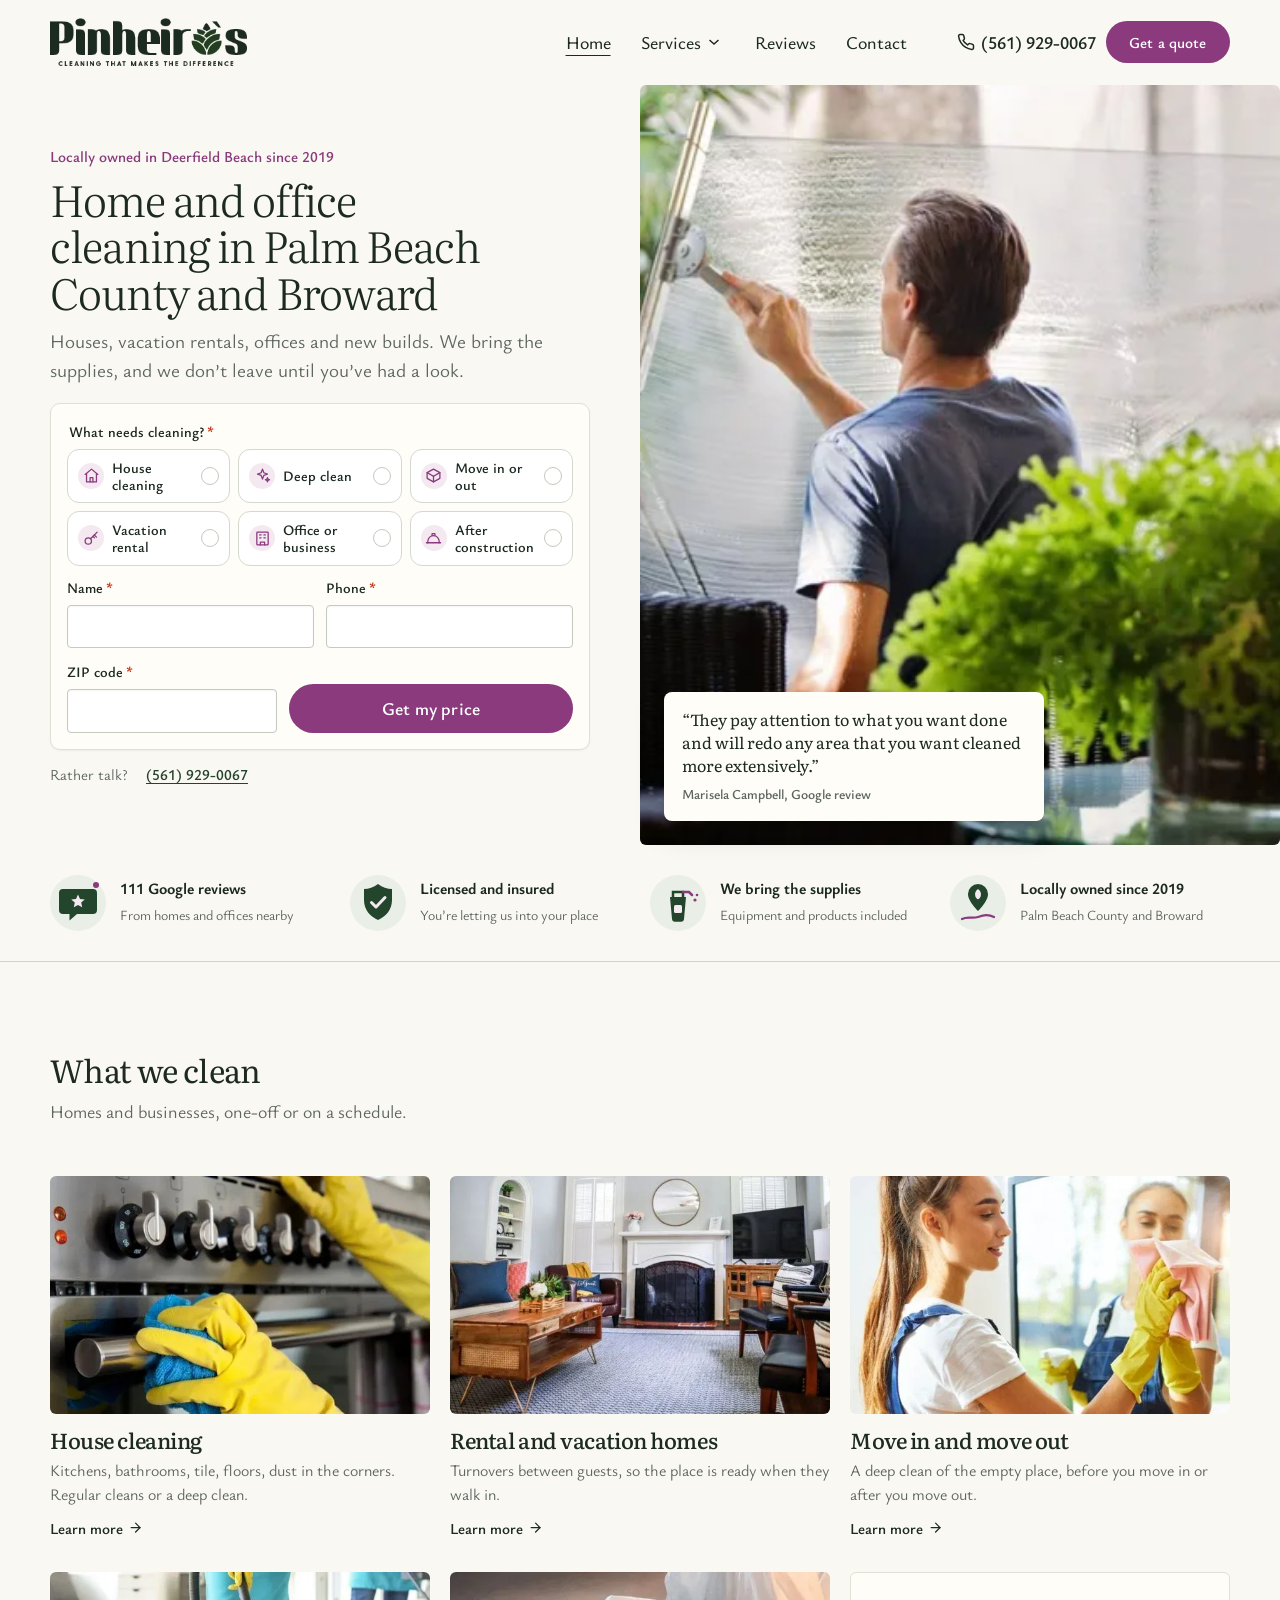
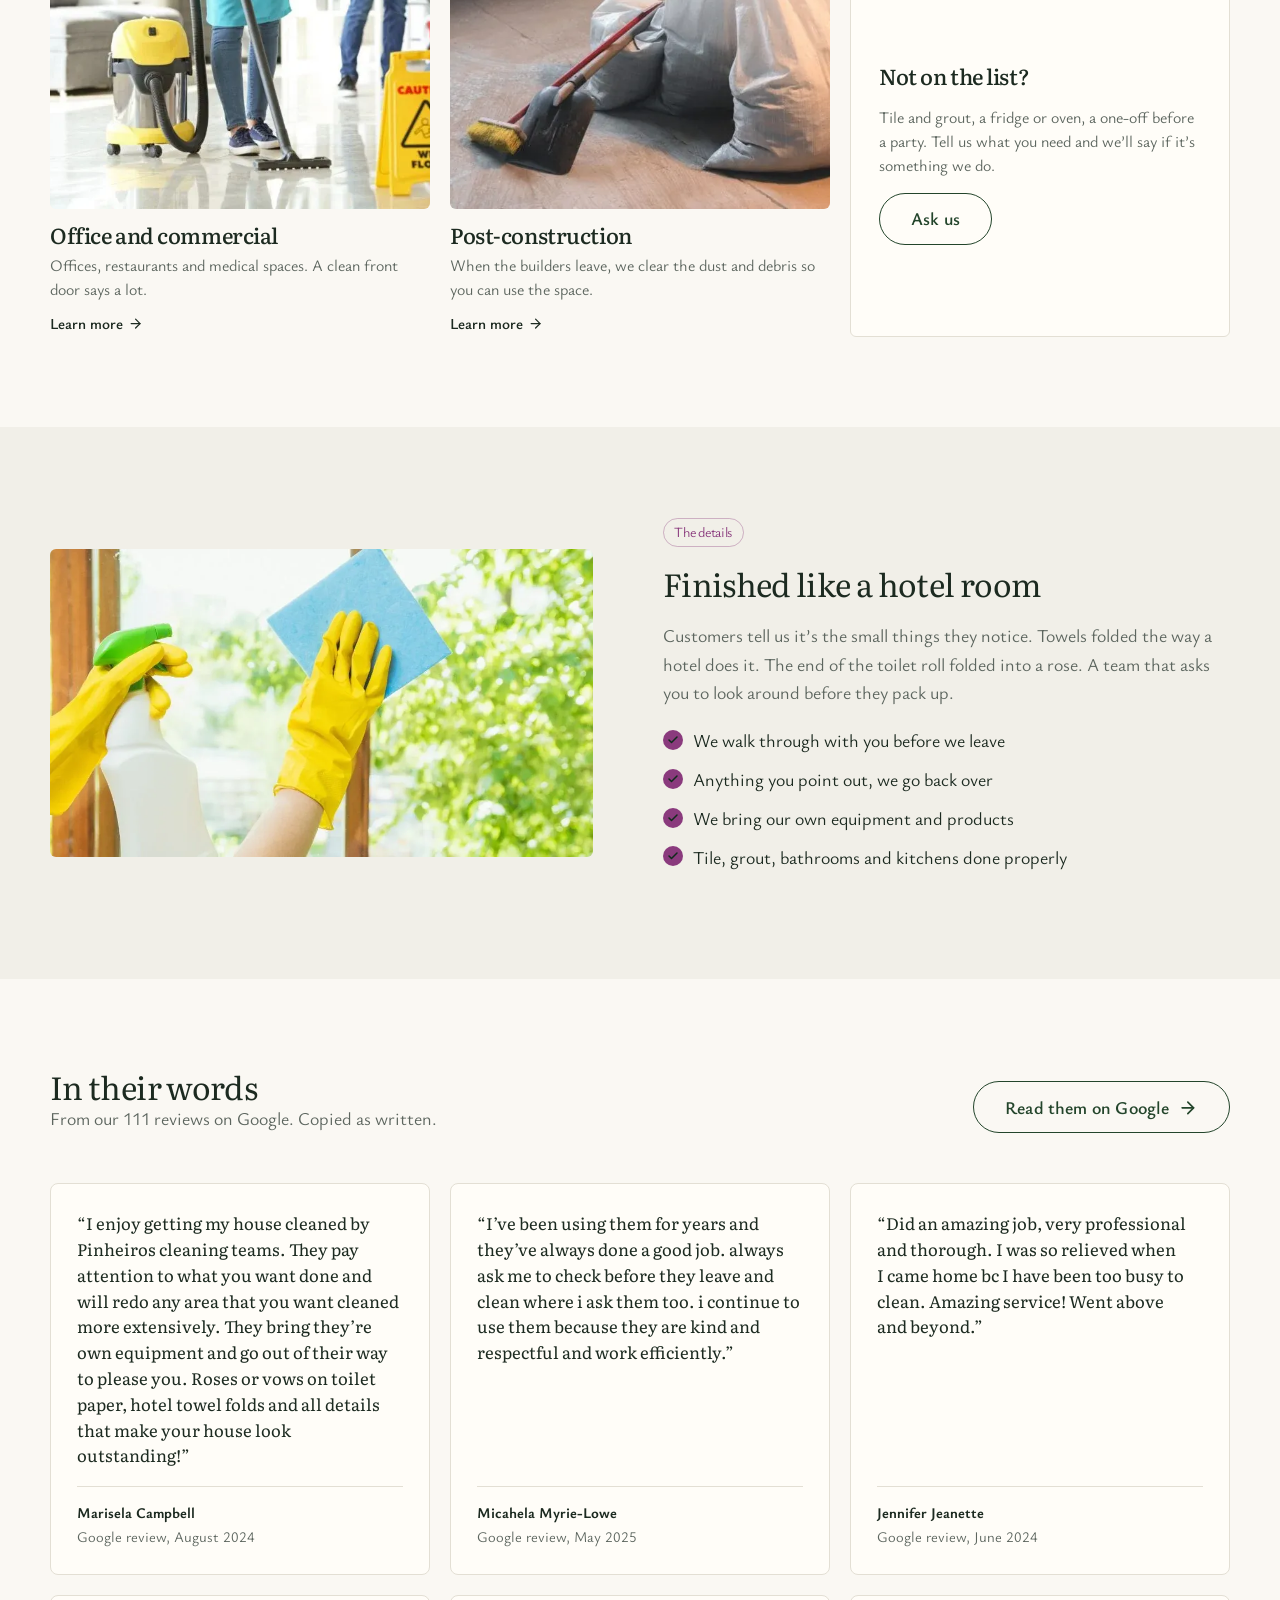
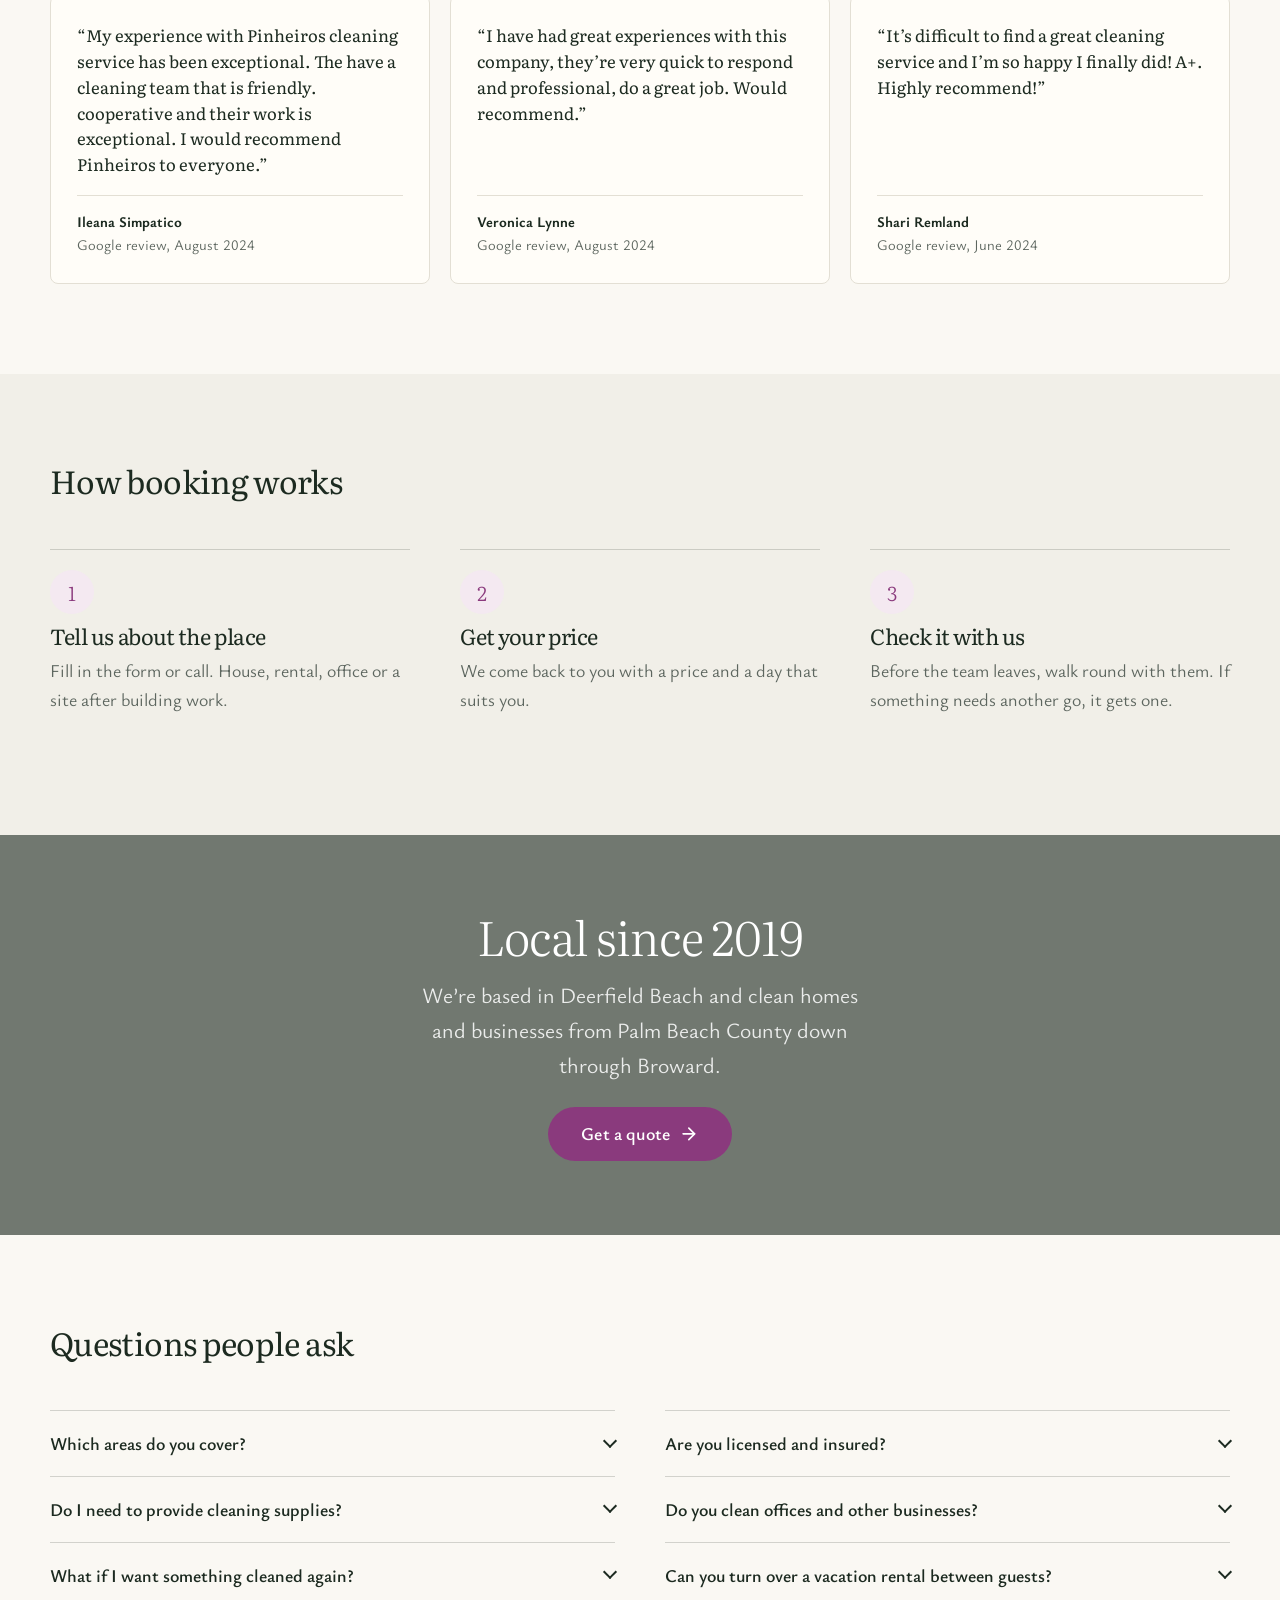
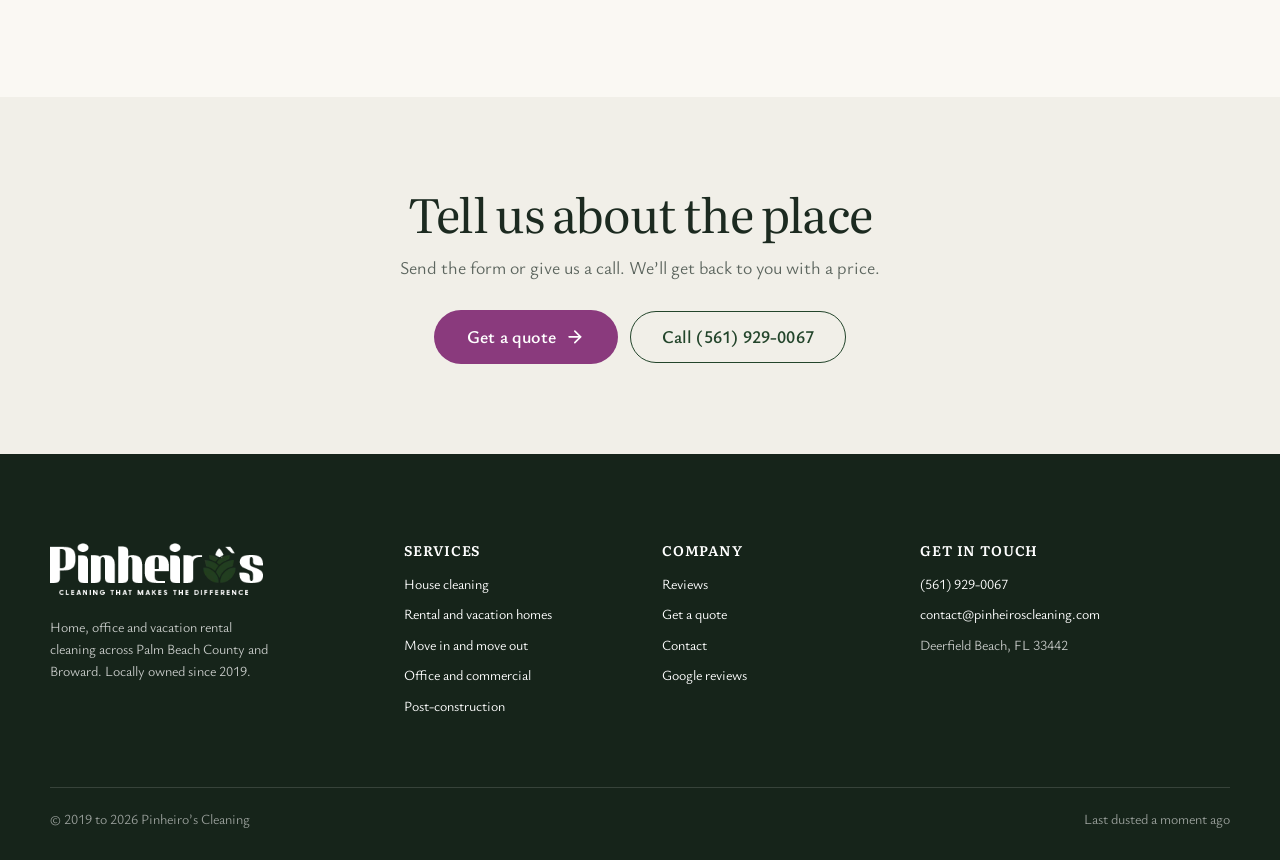
<file: index.html>
<!doctype html>
<html lang="en-US">
<head>
<meta charset="UTF-8">
<meta name="viewport" content="width=device-width, initial-scale=1">
<title>House &amp; Office Cleaning in Palm Beach County and Broward | Pinheiro&rsquo;s Cleaning</title>
<meta name="description" content="Home, vacation rental, move-out, office and post-construction cleaning from Deerfield Beach. Locally owned since 2019. Call (561) 929-0067.">
<!-- Prototype preview. Remove this noindex line at launch. -->
<meta name="robots" content="noindex, nofollow">
<meta name="theme-color" content="#faf8f3">
<meta property="og:type" content="website">
<meta property="og:title" content="House &amp; Office Cleaning in Palm Beach County and Broward | Pinheiro&rsquo;s Cleaning">
<meta property="og:description" content="Home, vacation rental, move-out, office and post-construction cleaning from Deerfield Beach. Locally owned since 2019. Call (561) 929-0067.">
<meta property="og:url" content="https://pinheiros.whitephoenixconsulting.com/">
<meta property="og:image" content="https://pinheiros.whitephoenixconsulting.com/assets/img/og-image.jpg">
<meta name="twitter:card" content="summary_large_image">
<link rel="icon" type="image/png" href="assets/img/favicon-32.png">
<link rel="apple-touch-icon" href="assets/img/apple-touch-icon.png">
<link rel="preconnect" href="https://fonts.googleapis.com">
<link rel="preconnect" href="https://fonts.gstatic.com" crossorigin>
<link rel="stylesheet" href="https://fonts.googleapis.com/css2?family=Literata:opsz,wght@7..72,300..600&amp;family=Ysabeau+Office:wght@400..700&amp;display=swap">
<link rel="stylesheet" id="wp-block-library-css" href="assets/css/wp-blocks.css?ver=11.2.0">
<link rel="stylesheet" id="theme-style-css" href="assets/css/site.css?ver=8e0e4572">
<meta name="site-build" content="20261008013459">
<script>document.documentElement.classList.add("js");</script>
<script>(function(){if(!window.fetch)return;fetch("version.json",{cache:"no-store"}).then(function(r){return r.json()}).then(function(v){if(v.build&&v.build!=="20261008013459"){var k="reload-"+v.build;try{if(sessionStorage.getItem(k))return;sessionStorage.setItem(k,"1")}catch(e){}location.reload()}}).catch(function(){})})();</script>
<script type="speculationrules">{"prerender": [{"source": "document", "where": {"and": [{"href_matches": "/*"}, {"not": {"href_matches": "/*\\?*"}}, {"not": {"selector_matches": "a[rel~=nofollow]"}}]}, "eagerness": "moderate"}]}</script>
<link rel="preload" as="image" href="assets/img/hero-1280.webp" imagesrcset="assets/img/hero-800.webp 800w, assets/img/hero-1280.webp 1280w" imagesizes="(min-width: 782px) 50vw, 100vw" fetchpriority="high">
<script type="application/ld+json">{"@context":"https://schema.org","@type":"HouseCleaningService","name":"Pinheiro's Cleaning","url":"https://pinheiroscleaning.com/","logo":"https://pinheiros.whitephoenixconsulting.com/assets/img/logo.png","image":"https://pinheiros.whitephoenixconsulting.com/assets/img/og-image.jpg","telephone":"+1-561-929-0067","email":"contact@pinheiroscleaning.com","foundingDate":"2019","address":{"@type":"PostalAddress","addressLocality":"Deerfield Beach","addressRegion":"FL","postalCode":"33442","addressCountry":"US"},"areaServed":[{"@type":"AdministrativeArea","name":"Palm Beach County"},{"@type":"AdministrativeArea","name":"Broward County"}]}</script>
<script src="assets/js/site.js?ver=71012e4c" defer></script>
</head>
<body class="home page has-mobile-actions">
<div class="wp-site-blocks">
<a class="skip-link screen-reader-text" href="#wp--skip-link--target">Skip to content</a>
<header class="wp-block-template-part site-header has-global-padding">
  <div class="site-header__inner">
    <div class="wp-block-site-logo"><a href="./" rel="home" aria-label="Pinheiro&rsquo;s Cleaning, home"><img src="assets/img/logo.webp" width="287" height="70" alt="Pinheiro&rsquo;s, cleaning that makes the difference"></a></div>
    <nav class="wp-block-navigation" aria-label="Main"><ul class="wp-block-navigation__container"><li class="wp-block-navigation-item"><a class="wp-block-navigation-item__content" href="./" aria-current="page">Home</a></li><li class="wp-block-navigation-item has-child open-on-hover-click wp-block-navigation-submenu has-mega-menu"><a class="wp-block-navigation-item__content" href="services/">Services</a><button class="wp-block-navigation__submenu-icon wp-block-navigation-submenu__toggle" type="button" aria-expanded="false" aria-controls="mega-services" aria-label="Services submenu"><svg xmlns="http://www.w3.org/2000/svg" width="12" height="12" viewBox="0 0 12 12" fill="none" aria-hidden="true" focusable="false"><path d="M1.50002 4L6.00002 8L10.5 4" stroke-width="1.5"></path></svg></button><div class="mega-menu" id="mega-services"><div class="mega-menu__inner"><div class="mega-menu__grid"><a class="mega-card" href="services/#residential"><img src="assets/img/residential-600.webp" width="600" height="340" alt="" loading="lazy" decoding="async"><span class="mega-card__title">House cleaning</span><span class="mega-card__text">Kitchens, bathrooms, tile, floors, dust in the corners. Regular cleans or a deep clean.</span></a><a class="mega-card" href="services/#vacation-rental"><img src="assets/img/rental-600.webp" width="600" height="340" alt="" loading="lazy" decoding="async"><span class="mega-card__title">Rental and vacation homes</span><span class="mega-card__text">Turnovers between guests, so the place is ready when they walk in.</span></a><a class="mega-card" href="services/#move-in-out"><img src="assets/img/move-600.webp" width="600" height="340" alt="" loading="lazy" decoding="async"><span class="mega-card__title">Move in and move out</span><span class="mega-card__text">A deep clean of the empty place, before you move in or after you move out.</span></a><a class="mega-card" href="services/#commercial"><img src="assets/img/commercial-600.webp" width="600" height="340" alt="" loading="lazy" decoding="async"><span class="mega-card__title">Office and commercial</span><span class="mega-card__text">Offices, restaurants and medical spaces. A clean front door says a lot.</span></a><a class="mega-card" href="services/#post-construction"><img src="assets/img/construction-600.webp" width="600" height="340" alt="" loading="lazy" decoding="async"><span class="mega-card__title">Post-construction</span><span class="mega-card__text">When the builders leave, we clear the dust and debris so you can use the space.</span></a></div><div class="mega-menu__foot"><span>Not sure which one fits? Tell us about the place and we&rsquo;ll suggest one.</span><a class="more-link" href="services/">All services <svg xmlns="http://www.w3.org/2000/svg" viewBox="0 0 24 24" fill="none" stroke="currentColor" stroke-width="2" stroke-linecap="round" stroke-linejoin="round" aria-hidden="true" focusable="false"><path d="M5 12h14"/><path d="m12 5 7 7-7 7"/></svg></a></div></div></div></li><li class="wp-block-navigation-item"><a class="wp-block-navigation-item__content" href="./#reviews">Reviews</a></li><li class="wp-block-navigation-item"><a class="wp-block-navigation-item__content" href="contact/">Contact</a></li></ul></nav>
    <div class="header-tools">
      <a class="header-phone" href="tel:+15619290067"><svg width="18" height="18" xmlns="http://www.w3.org/2000/svg" viewBox="0 0 24 24" fill="none" stroke="currentColor" stroke-width="2" stroke-linecap="round" stroke-linejoin="round" aria-hidden="true" focusable="false"><path d="M22 16.92v3a2 2 0 0 1-2.18 2 19.79 19.79 0 0 1-8.63-3.07 19.5 19.5 0 0 1-6-6 19.79 19.79 0 0 1-3.07-8.67A2 2 0 0 1 4.11 2h3a2 2 0 0 1 2 1.72c.13.96.36 1.9.7 2.81a2 2 0 0 1-.45 2.11L8.09 9.91a16 16 0 0 0 6 6l1.27-1.27a2 2 0 0 1 2.11-.45c.91.34 1.85.57 2.81.7A2 2 0 0 1 22 16.92z"/></svg>(561) 929-0067</a>
      <a class="icon-button header-call" href="tel:+15619290067" aria-label="Call (561) 929-0067"><svg xmlns="http://www.w3.org/2000/svg" viewBox="0 0 24 24" fill="none" stroke="currentColor" stroke-width="2" stroke-linecap="round" stroke-linejoin="round" aria-hidden="true" focusable="false"><path d="M22 16.92v3a2 2 0 0 1-2.18 2 19.79 19.79 0 0 1-8.63-3.07 19.5 19.5 0 0 1-6-6 19.79 19.79 0 0 1-3.07-8.67A2 2 0 0 1 4.11 2h3a2 2 0 0 1 2 1.72c.13.96.36 1.9.7 2.81a2 2 0 0 1-.45 2.11L8.09 9.91a16 16 0 0 0 6 6l1.27-1.27a2 2 0 0 1 2.11-.45c.91.34 1.85.57 2.81.7A2 2 0 0 1 22 16.92z"/></svg></a>
      <div class="wp-block-button header-quote"><a class="wp-block-button__link wp-element-button" href="quote/">Get a quote</a></div>
      <button class="wp-block-navigation__responsive-container-open icon-button" type="button" aria-haspopup="dialog" aria-expanded="false" aria-label="Open menu"><svg xmlns="http://www.w3.org/2000/svg" viewBox="0 0 24 24" aria-hidden="true" focusable="false"><path fill="currentColor" d="M5 5v1.5h14V5H5zm0 7.8h14v-1.5H5v1.5zM5 19h14v-1.5H5V19z"/></svg></button>
    </div>
  </div>
  <div class="wp-block-navigation__responsive-container" role="dialog" aria-modal="true" aria-label="Menu">
    <button class="wp-block-navigation__responsive-container-close icon-button" type="button" aria-label="Close menu"><svg xmlns="http://www.w3.org/2000/svg" viewBox="0 0 24 24" aria-hidden="true" focusable="false"><path fill="currentColor" d="m13.06 12 6.47-6.47-1.06-1.06L12 10.94 5.53 4.47 4.47 5.53 10.94 12l-6.47 6.47 1.06 1.06L12 13.06l6.47 6.47 1.06-1.06L13.06 12Z"/></svg></button>
    <ul><li><a href="./" aria-current="page">Home</a></li><li><a href="services/">Services</a><ul class="overlay-sub"><li><a href="services/#residential">House cleaning</a></li><li><a href="services/#vacation-rental">Rental and vacation homes</a></li><li><a href="services/#move-in-out">Move in and move out</a></li><li><a href="services/#commercial">Office and commercial</a></li><li><a href="services/#post-construction">Post-construction</a></li></ul></li><li><a href="./#reviews">Reviews</a></li><li><a href="contact/">Contact</a></li></ul>
    <div class="wp-block-buttons is-layout-flex"><div class="wp-block-button"><a class="wp-block-button__link wp-element-button" href="quote/">Get a quote</a></div><div class="wp-block-button is-style-outline"><a class="wp-block-button__link wp-element-button" href="tel:+15619290067">Call (561) 929-0067</a></div></div>
  </div>
</header>
<main class="wp-block-group" id="wp--skip-link--target">

<div class="wp-block-media-text alignfull has-media-on-the-right is-stacked-on-mobile is-image-fill-element hero-split">
  <div class="wp-block-media-text__content">
    <div class="hero-copy">
      <p class="hero-kicker">Locally owned in Deerfield Beach since 2019</p>
      <h1 class="wp-block-heading">Home and office cleaning in Palm Beach County and Broward</h1>
      <p class="hero-lede">Houses, vacation rentals, offices and new builds. We bring the supplies, and we don&rsquo;t leave until you&rsquo;ve had a look.</p>
      <div class="quote-box" data-hero-cta>
        <div class="gform_wrapper">
          <div class="gform_validation_errors" role="alert" hidden>There was a problem with your submission. Please review the fields below.</div>
          <form method="post" novalidate>
            <!-- Prototype: the form validates and confirms but sends nothing. Wire a form service in here at launch. -->
            <div class="gform_fields">
              <fieldset class="gfield " data-group-required style="border:0;margin:0;padding:0;min-width:0"><legend class="gfield_label">What needs cleaning?<span class="gfield_required" aria-hidden="true">*</span></legend><div class="ginput_container"><ul class="gchoice-cards gchoice-cards--3"><li><label class="gcard"><input type="radio" name="service" value="home"><span class="gcard__box"><span class="gcard__icon"><svg viewBox="0 0 24 24" fill="none" stroke="currentColor" stroke-width="1.8" stroke-linecap="round" stroke-linejoin="round" aria-hidden="true" focusable="false"><path d="M3 10.5 12 3l9 7.5"/><path d="M5 9.5V21h14V9.5"/><path d="M10 21v-6h4v6"/></svg></span><span class="gcard__text">House cleaning</span><span class="gcard__tick"><svg viewBox="0 0 24 24" fill="none" stroke="currentColor" stroke-width="3.5" stroke-linecap="round" stroke-linejoin="round" aria-hidden="true" focusable="false"><path d="M20 6 9 17l-5-5"/></svg></span></span></label></li><li><label class="gcard"><input type="radio" name="service" value="deep"><span class="gcard__box"><span class="gcard__icon"><svg viewBox="0 0 24 24" fill="none" stroke="currentColor" stroke-width="1.8" stroke-linecap="round" stroke-linejoin="round" aria-hidden="true" focusable="false"><path d="M12 3l1.9 5.1L19 10l-5.1 1.9L12 17l-1.9-5.1L5 10l5.1-1.9z"/><path d="M19 15l.8 2.2L22 18l-2.2.8L19 21l-.8-2.2L16 18l2.2-.8z"/></svg></span><span class="gcard__text">Deep clean</span><span class="gcard__tick"><svg viewBox="0 0 24 24" fill="none" stroke="currentColor" stroke-width="3.5" stroke-linecap="round" stroke-linejoin="round" aria-hidden="true" focusable="false"><path d="M20 6 9 17l-5-5"/></svg></span></span></label></li><li><label class="gcard"><input type="radio" name="service" value="move-in-out"><span class="gcard__box"><span class="gcard__icon"><svg viewBox="0 0 24 24" fill="none" stroke="currentColor" stroke-width="1.8" stroke-linecap="round" stroke-linejoin="round" aria-hidden="true" focusable="false"><path d="M21 8 12 3 3 8v8l9 5 9-5z"/><path d="M3 8l9 5 9-5"/><path d="M12 13v8"/></svg></span><span class="gcard__text">Move in or out</span><span class="gcard__tick"><svg viewBox="0 0 24 24" fill="none" stroke="currentColor" stroke-width="3.5" stroke-linecap="round" stroke-linejoin="round" aria-hidden="true" focusable="false"><path d="M20 6 9 17l-5-5"/></svg></span></span></label></li><li><label class="gcard"><input type="radio" name="service" value="vacation-rental"><span class="gcard__box"><span class="gcard__icon"><svg viewBox="0 0 24 24" fill="none" stroke="currentColor" stroke-width="1.8" stroke-linecap="round" stroke-linejoin="round" aria-hidden="true" focusable="false"><circle cx="7.5" cy="15.5" r="4.5"/><path d="M10.7 12.3 20 3"/><path d="m16 7 3 3"/><path d="m14 9 2 2"/></svg></span><span class="gcard__text">Vacation rental</span><span class="gcard__tick"><svg viewBox="0 0 24 24" fill="none" stroke="currentColor" stroke-width="3.5" stroke-linecap="round" stroke-linejoin="round" aria-hidden="true" focusable="false"><path d="M20 6 9 17l-5-5"/></svg></span></span></label></li><li><label class="gcard"><input type="radio" name="service" value="commercial"><span class="gcard__box"><span class="gcard__icon"><svg viewBox="0 0 24 24" fill="none" stroke="currentColor" stroke-width="1.8" stroke-linecap="round" stroke-linejoin="round" aria-hidden="true" focusable="false"><rect x="4" y="3" width="16" height="18" rx="1"/><path d="M9 21v-4h6v4"/><path d="M8 7h2M14 7h2M8 11h2M14 11h2"/></svg></span><span class="gcard__text">Office or business</span><span class="gcard__tick"><svg viewBox="0 0 24 24" fill="none" stroke="currentColor" stroke-width="3.5" stroke-linecap="round" stroke-linejoin="round" aria-hidden="true" focusable="false"><path d="M20 6 9 17l-5-5"/></svg></span></span></label></li><li><label class="gcard"><input type="radio" name="service" value="post-construction"><span class="gcard__box"><span class="gcard__icon"><svg viewBox="0 0 24 24" fill="none" stroke="currentColor" stroke-width="1.8" stroke-linecap="round" stroke-linejoin="round" aria-hidden="true" focusable="false"><path d="M2 18h20"/><path d="M4 18v-2a8 8 0 0 1 16 0v2"/><path d="M10 8V5h4v3"/></svg></span><span class="gcard__text">After construction</span><span class="gcard__tick"><svg viewBox="0 0 24 24" fill="none" stroke="currentColor" stroke-width="3.5" stroke-linecap="round" stroke-linejoin="round" aria-hidden="true" focusable="false"><path d="M20 6 9 17l-5-5"/></svg></span></span></label></li></ul></div><div class="validation_message" aria-live="polite"></div></fieldset>
              <div class="gfield gfield--width-half stack-sm "><label class="gfield_label" for="h-name">Name<span class="gfield_required" aria-hidden="true">*</span></label><div class="ginput_container"><input id="h-name" name="name" type="text" autocomplete="name" required></div><div class="validation_message" aria-live="polite"></div></div>
              <div class="gfield gfield--width-half stack-sm "><label class="gfield_label" for="h-phone">Phone<span class="gfield_required" aria-hidden="true">*</span></label><div class="ginput_container"><input id="h-phone" name="phone" type="tel" autocomplete="tel" required></div><div class="validation_message" aria-live="polite"></div></div>
            </div>
            <div class="gform_footer gform_footer--inline">
              <div class="gfield "><label class="gfield_label" for="h-zip">ZIP code<span class="gfield_required" aria-hidden="true">*</span></label><div class="ginput_container"><input id="h-zip" name="zip" type="text" inputmode="numeric" maxlength="5" autocomplete="postal-code" required></div><div class="validation_message" aria-live="polite"></div></div>
              <button class="wp-element-button" type="submit">Get my price</button>
            </div>
          </form>
          <div class="gform_confirmation_wrapper" hidden><div class="gform_confirmation_message" role="status"><h3 class="wp-block-heading">Thanks<span data-first-name></span>! We got your request.</h3><p>We&rsquo;ll call you back with a price. Need us sooner? Call <a href="tel:+15619290067">(561) 929-0067</a>.</p></div></div>
        </div>
      </div>
      <p class="hero-meta">Rather talk? <a href="tel:+15619290067">(561) 929-0067</a></p>
    </div>
  </div>
  <figure class="wp-block-media-text__media">
    <img src="assets/img/hero-1280.webp" srcset="assets/img/hero-800.webp 800w, assets/img/hero-1280.webp 1280w" sizes="(min-width: 782px) 50vw, 100vw" width="1280" height="725" alt="Cleaning a glass balcony screen beside potted plants" fetchpriority="high" decoding="async">
    <figcaption class="hero-review"><span>&ldquo;They pay attention to what you want done and will redo any area that you want cleaned more extensively.&rdquo;</span><strong>Marisela Campbell, Google review</strong></figcaption>
  </figure>
</div>

<section class="wp-block-group alignfull trust-row has-global-padding" aria-label="Why people book us">
  <div class="wp-block-group is-layout-grid columns-4"><div class="trust-item wp-reveal"><svg class="trust-art" viewBox="0 0 56 56" aria-hidden="true" focusable="false"><circle cx="28" cy="28" r="28" fill="#e9eee7"/><path d="M13 14h30a4 4 0 0 1 4 4v17a4 4 0 0 1-4 4H27l-7.5 6.5V39H13a4 4 0 0 1-4-4V18a4 4 0 0 1 4-4z" fill="#23452b"/><path d="M28 19.5l2 4.4 4.8.5-3.6 3.2 1 4.7-4.2-2.4-4.2 2.4 1-4.7-3.6-3.2 4.8-.5z" fill="#f4e9f1"/><circle class="trust-art__spark" cx="46" cy="10" r="3" fill="#8a3a7d"/></svg><p><strong>111 Google reviews</strong><span>From homes and offices nearby</span></p></div><div class="trust-item wp-reveal" style="--reveal-delay:0.08s"><svg class="trust-art" viewBox="0 0 56 56" aria-hidden="true" focusable="false"><circle cx="28" cy="28" r="28" fill="#e9eee7"/><path d="M28 9c4.5 3.4 9.2 5 14 5v11c0 10-6.2 16.4-14 20-7.8-3.6-14-10-14-20V14c4.8 0 9.5-1.6 14-5z" fill="#23452b"/><path d="m21.5 27.5 4.5 4.5 9-9.5" fill="none" stroke="#f4e9f1" stroke-width="3" stroke-linecap="round" stroke-linejoin="round"/></svg><p><strong>Licensed and insured</strong><span>You&rsquo;re letting us into your place</span></p></div><div class="trust-item wp-reveal" style="--reveal-delay:0.16s"><svg class="trust-art" viewBox="0 0 56 56" aria-hidden="true" focusable="false"><circle cx="28" cy="28" r="28" fill="#e9eee7"/><path d="M20 22h16l-2 22a3 3 0 0 1-3 2.7h-6a3 3 0 0 1-3-2.7z" fill="#23452b"/><path d="M23 22v-5h10v5" fill="none" stroke="#23452b" stroke-width="2.5"/><path d="M33 17h6l3 3" fill="none" stroke="#8a3a7d" stroke-width="2.5" stroke-linecap="round"/><circle class="trust-art__spark" cx="45" cy="25" r="1.6" fill="#8a3a7d"/><circle class="trust-art__spark" cx="47" cy="20" r="1.3" fill="#8a3a7d"/><rect x="24" y="30" width="8" height="8" rx="1.5" fill="#f4e9f1"/></svg><p><strong>We bring the supplies</strong><span>Equipment and products included</span></p></div><div class="trust-item wp-reveal" style="--reveal-delay:0.24s"><svg class="trust-art" viewBox="0 0 56 56" aria-hidden="true" focusable="false"><circle cx="28" cy="28" r="28" fill="#e9eee7"/><path class="trust-art__pin" d="M28 9a10 10 0 0 1 10 10c0 7.6-10 17-10 17s-10-9.4-10-17A10 10 0 0 1 28 9z" fill="#23452b"/><path d="M28 14c2.6 1.8 3.6 4.4 2.6 7.4-.6 1.6-1.5 2.4-2.6 2.9-1.1-.5-2-1.3-2.6-2.9-1-3 0-5.6 2.6-7.4z" fill="#f4e9f1"/><path d="M12 44c6-3 10 0 16-2s10-3 16 0" fill="none" stroke="#8a3a7d" stroke-width="2.2" stroke-linecap="round"/></svg><p><strong>Locally owned since 2019</strong><span>Palm Beach County and Broward</span></p></div></div>
</section>

<section class="wp-block-group alignfull section has-global-padding" aria-labelledby="services-title">
  <div class="wide">
    <div class="section-head wp-reveal">
      <h2 class="wp-block-heading" id="services-title">What we clean</h2>
      <p>Homes and businesses, one-off or on a schedule.</p>
    </div>
    <div class="wp-block-group is-layout-grid columns-3 service-grid"><div class="wp-block-group service-card wp-reveal">
  <a href="services/#residential">
    <figure class="wp-block-image size-large"><img src="assets/img/residential-600.webp" srcset="assets/img/residential-600.webp 600w" sizes="(min-width: 782px) 33vw, 50vw" width="600" height="340" alt="Gloved hand wiping down an oven door" loading="lazy" decoding="async"></figure>
    <h3 class="wp-block-heading">House cleaning</h3>
    <p>Kitchens, bathrooms, tile, floors, dust in the corners. Regular cleans or a deep clean.</p>
    <span class="more-link">Learn more <svg xmlns="http://www.w3.org/2000/svg" viewBox="0 0 24 24" fill="none" stroke="currentColor" stroke-width="2" stroke-linecap="round" stroke-linejoin="round" aria-hidden="true" focusable="false"><path d="M5 12h14"/><path d="m12 5 7 7-7 7"/></svg></span>
  </a>
</div><div class="wp-block-group service-card wp-reveal" style="--reveal-delay:0.08s">
  <a href="services/#vacation-rental">
    <figure class="wp-block-image size-large"><img src="assets/img/rental-600.webp" srcset="assets/img/rental-600.webp 600w" sizes="(min-width: 782px) 33vw, 50vw" width="600" height="340" alt="A tidy living room ready for guests" loading="lazy" decoding="async"></figure>
    <h3 class="wp-block-heading">Rental and vacation homes</h3>
    <p>Turnovers between guests, so the place is ready when they walk in.</p>
    <span class="more-link">Learn more <svg xmlns="http://www.w3.org/2000/svg" viewBox="0 0 24 24" fill="none" stroke="currentColor" stroke-width="2" stroke-linecap="round" stroke-linejoin="round" aria-hidden="true" focusable="false"><path d="M5 12h14"/><path d="m12 5 7 7-7 7"/></svg></span>
  </a>
</div><div class="wp-block-group service-card wp-reveal" style="--reveal-delay:0.16s">
  <a href="services/#move-in-out">
    <figure class="wp-block-image size-large"><img src="assets/img/move-600.webp" srcset="assets/img/move-600.webp 600w" sizes="(min-width: 782px) 33vw, 50vw" width="600" height="340" alt="Cleaners wiping down a window" loading="lazy" decoding="async"></figure>
    <h3 class="wp-block-heading">Move in and move out</h3>
    <p>A deep clean of the empty place, before you move in or after you move out.</p>
    <span class="more-link">Learn more <svg xmlns="http://www.w3.org/2000/svg" viewBox="0 0 24 24" fill="none" stroke="currentColor" stroke-width="2" stroke-linecap="round" stroke-linejoin="round" aria-hidden="true" focusable="false"><path d="M5 12h14"/><path d="m12 5 7 7-7 7"/></svg></span>
  </a>
</div><div class="wp-block-group service-card wp-reveal" style="--reveal-delay:0.24s">
  <a href="services/#commercial">
    <figure class="wp-block-image size-large"><img src="assets/img/commercial-600.webp" srcset="assets/img/commercial-600.webp 600w" sizes="(min-width: 782px) 33vw, 50vw" width="600" height="340" alt="Office floor being cleaned beside a wet floor sign" loading="lazy" decoding="async"></figure>
    <h3 class="wp-block-heading">Office and commercial</h3>
    <p>Offices, restaurants and medical spaces. A clean front door says a lot.</p>
    <span class="more-link">Learn more <svg xmlns="http://www.w3.org/2000/svg" viewBox="0 0 24 24" fill="none" stroke="currentColor" stroke-width="2" stroke-linecap="round" stroke-linejoin="round" aria-hidden="true" focusable="false"><path d="M5 12h14"/><path d="m12 5 7 7-7 7"/></svg></span>
  </a>
</div><div class="wp-block-group service-card wp-reveal" style="--reveal-delay:0.32s">
  <a href="services/#post-construction">
    <figure class="wp-block-image size-large"><img src="assets/img/construction-600.webp" srcset="assets/img/construction-600.webp 600w" sizes="(min-width: 782px) 33vw, 50vw" width="600" height="340" alt="Broom and debris bags on a dusty floor after building work" loading="lazy" decoding="async"></figure>
    <h3 class="wp-block-heading">Post-construction</h3>
    <p>When the builders leave, we clear the dust and debris so you can use the space.</p>
    <span class="more-link">Learn more <svg xmlns="http://www.w3.org/2000/svg" viewBox="0 0 24 24" fill="none" stroke="currentColor" stroke-width="2" stroke-linecap="round" stroke-linejoin="round" aria-hidden="true" focusable="false"><path d="M5 12h14"/><path d="m12 5 7 7-7 7"/></svg></span>
  </a>
</div><div class="wp-block-group service-card service-card--note wp-reveal" style="--reveal-delay:0.40s">
  <h3 class="wp-block-heading">Not on the list?</h3>
  <p>Tile and grout, a fridge or oven, a one-off before a party. Tell us what you need and we&rsquo;ll say if it&rsquo;s something we do.</p>
  <div class="wp-block-buttons is-layout-flex"><div class="wp-block-button is-style-outline"><a class="wp-block-button__link wp-element-button" href="quote/">Ask us</a></div></div>
</div></div>
  </div>
</section>

<section class="wp-block-group alignfull section has-accent-5-background-color has-global-padding" aria-labelledby="details-title">
  <div class="wp-block-media-text alignwide wide is-stacked-on-mobile wp-reveal" style="grid-template-columns:46% auto">
    <figure class="wp-block-media-text__media wp-lightbox-container"><img src="assets/img/details-980.webp" srcset="assets/img/details-980.webp 980w" sizes="(min-width: 782px) 46vw, 100vw" width="980" height="555" alt="Gloved hands cleaning a window with a spray bottle" loading="lazy" decoding="async"><button class="lightbox-trigger" type="button" aria-haspopup="dialog" aria-label="Enlarge: Gloved hands cleaning a window with a spray bottle"><svg xmlns="http://www.w3.org/2000/svg" width="12" height="12" fill="none" viewBox="0 0 12 12" aria-hidden="true" focusable="false"><path fill="#fff" d="M2 0a2 2 0 0 0-2 2v2h1.5V2a.5.5 0 0 1 .5-.5h2V0H2Zm2 10.5H2a.5.5 0 0 1-.5-.5V8H0v2a2 2 0 0 0 2 2h2v-1.5ZM8 12v-1.5h2a.5.5 0 0 0 .5-.5V8H12v2a2 2 0 0 1-2 2H8Zm2-12a2 2 0 0 1 2 2v2h-1.5V2a.5.5 0 0 0-.5-.5H8V0h2Z"/></svg></button></figure>
    <div class="wp-block-media-text__content">
      <h2 class="wp-block-heading is-style-text-annotation">The details</h2>
      <h2 class="wp-block-heading" id="details-title">Finished like a hotel room</h2>
      <p>Customers tell us it&rsquo;s the small things they notice. Towels folded the way a hotel does it. The end of the toilet roll folded into a rose. A team that asks you to look around before they pack up.</p>
      <ul class="wp-block-list is-style-checks">
        <li>We walk through with you before we leave</li>
        <li>Anything you point out, we go back over</li>
        <li>We bring our own equipment and products</li>
        <li>Tile, grout, bathrooms and kitchens done properly</li>
      </ul>
    </div>
  </div>
</section>

<section class="wp-block-group alignfull section has-global-padding" id="reviews" aria-labelledby="reviews-title">
  <div class="wide">
    <div class="section-head section-head--split wp-reveal">
      <div><h2 class="wp-block-heading" id="reviews-title">In their words</h2>
      <p>From our 111 reviews on Google. Copied as written.</p></div>
      <div class="wp-block-buttons is-layout-flex"><div class="wp-block-button is-style-outline"><a class="wp-block-button__link wp-element-button" href="https://www.google.com/search?q=Pinheiro%27s+Cleaning+Deerfield+Beach+FL+reviews" target="_blank" rel="noopener">Read them on Google<svg xmlns="http://www.w3.org/2000/svg" viewBox="0 0 24 24" fill="none" stroke="currentColor" stroke-width="2" stroke-linecap="round" stroke-linejoin="round" aria-hidden="true" focusable="false"><path d="M5 12h14"/><path d="m12 5 7 7-7 7"/></svg></a></div></div>
    </div>
    <div class="review-grid"><figure class="review-card wp-reveal"><blockquote class="wp-block-quote is-style-plain"><p>&ldquo;I enjoy getting my house cleaned by Pinheiros cleaning teams. They pay attention to what you want done and will redo any area that you want cleaned more extensively. They bring they&rsquo;re own equipment and go out of their way to please you. Roses or vows on toilet paper, hotel towel folds and all details that make your house look outstanding!&rdquo;</p></blockquote><figcaption><strong>Marisela Campbell</strong><span>Google review, August 2024</span></figcaption></figure><figure class="review-card wp-reveal" style="--reveal-delay:0.08s"><blockquote class="wp-block-quote is-style-plain"><p>&ldquo;I&rsquo;ve been using them for years and they&rsquo;ve always done a good job. always ask me to check before they leave and clean where i ask them too. i continue to use them because they are kind and respectful and work efficiently.&rdquo;</p></blockquote><figcaption><strong>Micahela Myrie-Lowe</strong><span>Google review, May 2025</span></figcaption></figure><figure class="review-card wp-reveal" style="--reveal-delay:0.16s"><blockquote class="wp-block-quote is-style-plain"><p>&ldquo;Did an amazing job, very professional and thorough. I was so relieved when I came home bc I have been too busy to clean. Amazing service! Went above and beyond.&rdquo;</p></blockquote><figcaption><strong>Jennifer Jeanette</strong><span>Google review, June 2024</span></figcaption></figure><figure class="review-card wp-reveal"><blockquote class="wp-block-quote is-style-plain"><p>&ldquo;My experience with Pinheiros cleaning service has been exceptional. The have a cleaning team that is friendly. cooperative and their work is exceptional. I would recommend Pinheiros to everyone.&rdquo;</p></blockquote><figcaption><strong>Ileana Simpatico</strong><span>Google review, August 2024</span></figcaption></figure><figure class="review-card wp-reveal" style="--reveal-delay:0.08s"><blockquote class="wp-block-quote is-style-plain"><p>&ldquo;I have had great experiences with this company, they&rsquo;re very quick to respond and professional, do a great job. Would recommend.&rdquo;</p></blockquote><figcaption><strong>Veronica Lynne</strong><span>Google review, August 2024</span></figcaption></figure><figure class="review-card wp-reveal" style="--reveal-delay:0.16s"><blockquote class="wp-block-quote is-style-plain"><p>&ldquo;It&rsquo;s difficult to find a great cleaning service and I&rsquo;m so happy I finally did! A+. Highly recommend!&rdquo;</p></blockquote><figcaption><strong>Shari Remland</strong><span>Google review, June 2024</span></figcaption></figure></div>
  </div>
</section>

<section class="wp-block-group alignfull section has-accent-5-background-color has-global-padding" aria-labelledby="how-title">
  <div class="wide">
    <div class="section-head wp-reveal"><h2 class="wp-block-heading" id="how-title">How booking works</h2></div>
    <div class="wp-block-columns steps is-layout-flex">
      <div class="wp-block-column wp-reveal"><span class="step-number">1</span><h3 class="wp-block-heading">Tell us about the place</h3><p>Fill in the form or call. House, rental, office or a site after building work.</p></div>
      <div class="wp-block-column wp-reveal" style="--reveal-delay:0.08s"><span class="step-number">2</span><h3 class="wp-block-heading">Get your price</h3><p>We come back to you with a price and a day that suits you.</p></div>
      <div class="wp-block-column wp-reveal" style="--reveal-delay:0.16s"><span class="step-number">3</span><h3 class="wp-block-heading">Check it with us</h3><p>Before the team leaves, walk round with them. If something needs another go, it gets one.</p></div>
    </div>
  </div>
</section>

<div class="wp-block-cover alignfull has-parallax band-cover" style="min-height:420px">
  <div role="img" aria-label="Palm trees against a blue sky" class="wp-block-cover__image-background has-parallax" style="background-position:50% 50%;background-image:url(assets/img/palms-980.webp)"></div>
  <span aria-hidden="true" class="wp-block-cover__background has-background-dim-60 has-background-dim" style="background-color:#16241a"></span>
  <div class="wp-block-cover__inner-container has-text-align-center wp-reveal">
    <h2 class="wp-block-heading">Local since 2019</h2>
    <p>We&rsquo;re based in Deerfield Beach and clean homes and businesses from Palm Beach County down through Broward.</p>
    <div class="wp-block-buttons is-layout-flex is-content-justification-center"><div class="wp-block-button"><a class="wp-block-button__link wp-element-button" href="quote/">Get a quote<svg xmlns="http://www.w3.org/2000/svg" viewBox="0 0 24 24" fill="none" stroke="currentColor" stroke-width="2" stroke-linecap="round" stroke-linejoin="round" aria-hidden="true" focusable="false"><path d="M5 12h14"/><path d="m12 5 7 7-7 7"/></svg></a></div></div>
  </div>
</div>

<section class="wp-block-group alignfull section has-global-padding" aria-labelledby="faq-title">
  <div class="wide">
    <div class="section-head wp-reveal">
      <h2 class="wp-block-heading" id="faq-title">Questions people ask</h2>
    </div>
    <div class="faq-grid wp-reveal"><div><details class="wp-block-details"><summary>Which areas do you cover?</summary><p>Palm Beach County and Broward. We&rsquo;re based in Deerfield Beach. If you&rsquo;re not sure we come out your way, call and ask.</p></details><details class="wp-block-details"><summary>Do I need to provide cleaning supplies?</summary><p>No. The team brings its own equipment and products.</p></details><details class="wp-block-details"><summary>What if I want something cleaned again?</summary><p>Tell the team before they leave. They ask you to check the place, and they&rsquo;ll go back over anything you point out.</p></details></div><div><details class="wp-block-details"><summary>Are you licensed and insured?</summary><p>Yes. Ask us for the details when you book.</p></details><details class="wp-block-details"><summary>Do you clean offices and other businesses?</summary><p>Yes. Offices, restaurants, medical spaces and sites after construction, as well as homes.</p></details><details class="wp-block-details"><summary>Can you turn over a vacation rental between guests?</summary><p>Yes. We clean rental and vacation homes so they&rsquo;re ready when the next guests arrive.</p></details></div></div>
  </div>
</section>

<section class="wp-block-group alignfull section has-accent-5-background-color has-global-padding">
  <div class="wp-block-group has-text-align-center wp-reveal" style="max-width:680px;margin:0 auto">
    <h2 class="wp-block-heading has-text-align-center" style="font-size:var(--wp--preset--font-size--xx-large)">Tell us about the place</h2>
    <p class="has-text-align-center cta-lede">Send the form or give us a call. We&rsquo;ll get back to you with a price.</p>
    <div style="margin-top:28px"><div class="wp-block-buttons is-layout-flex is-content-justification-center"><div class="wp-block-button"><a class="wp-block-button__link wp-element-button" href="quote/">Get a quote<svg xmlns="http://www.w3.org/2000/svg" viewBox="0 0 24 24" fill="none" stroke="currentColor" stroke-width="2" stroke-linecap="round" stroke-linejoin="round" aria-hidden="true" focusable="false"><path d="M5 12h14"/><path d="m12 5 7 7-7 7"/></svg></a></div><div class="wp-block-button is-style-outline"><a class="wp-block-button__link wp-element-button" href="tel:+15619290067">Call (561) 929-0067</a></div></div></div>
  </div>
</section>

</main>
<footer class="wp-block-template-part site-footer has-global-padding">
  <div class="site-footer__inner">
    <div class="footer-top">
      <div class="footer-brand">
        <a class="footer-logo" href="./"><img src="assets/img/logo-white.webp" width="287" height="70" alt="Pinheiro&rsquo;s Cleaning" loading="lazy"></a>
        <p>Home, office and vacation rental cleaning across Palm Beach County and Broward. Locally owned since 2019.</p>
      </div>
      <div><h2>Services</h2><ul><li><a href="services/#residential">House cleaning</a></li><li><a href="services/#vacation-rental">Rental and vacation homes</a></li><li><a href="services/#move-in-out">Move in and move out</a></li><li><a href="services/#commercial">Office and commercial</a></li><li><a href="services/#post-construction">Post-construction</a></li></ul></div>
      <div><h2>Company</h2><ul>
        <li><a href="./#reviews">Reviews</a></li>
        <li><a href="quote/">Get a quote</a></li>
        <li><a href="contact/">Contact</a></li>
        <li><a href="https://www.google.com/search?q=Pinheiro%27s+Cleaning+Deerfield+Beach+FL+reviews" target="_blank" rel="noopener">Google reviews</a></li>
      </ul></div>
      <div><h2>Get in touch</h2><ul>
        <li><a href="tel:+15619290067">(561) 929-0067</a></li>
        <li><a href="mailto:contact@pinheiroscleaning.com">contact@pinheiroscleaning.com</a></li>
        <li>Deerfield Beach, FL 33442</li>
      </ul></div>
    </div>
    <div class="footer-bottom"><p>&copy; 2019 to <span data-year>2026</span> Pinheiro&rsquo;s Cleaning</p><p><button class="dusted" type="button" data-dusted>Last dusted <span>a moment</span> ago</button></p></div>
  </div>
</footer>
</div>
<div class="mobile-actions" role="region" aria-label="Quick actions">
  <div class="wp-block-button is-style-outline"><a class="wp-block-button__link wp-element-button" href="tel:+15619290067"><svg xmlns="http://www.w3.org/2000/svg" viewBox="0 0 24 24" fill="none" stroke="currentColor" stroke-width="2" stroke-linecap="round" stroke-linejoin="round" aria-hidden="true" focusable="false"><path d="M22 16.92v3a2 2 0 0 1-2.18 2 19.79 19.79 0 0 1-8.63-3.07 19.5 19.5 0 0 1-6-6 19.79 19.79 0 0 1-3.07-8.67A2 2 0 0 1 4.11 2h3a2 2 0 0 1 2 1.72c.13.96.36 1.9.7 2.81a2 2 0 0 1-.45 2.11L8.09 9.91a16 16 0 0 0 6 6l1.27-1.27a2 2 0 0 1 2.11-.45c.91.34 1.85.57 2.81.7A2 2 0 0 1 22 16.92z"/></svg>Call</a></div>
  <div class="wp-block-button"><a class="wp-block-button__link wp-element-button" href="quote/">Get a quote<svg xmlns="http://www.w3.org/2000/svg" viewBox="0 0 24 24" fill="none" stroke="currentColor" stroke-width="2" stroke-linecap="round" stroke-linejoin="round" aria-hidden="true" focusable="false"><path d="M5 12h14"/><path d="m12 5 7 7-7 7"/></svg></a></div>
</div>
</body>
</html>
</file>
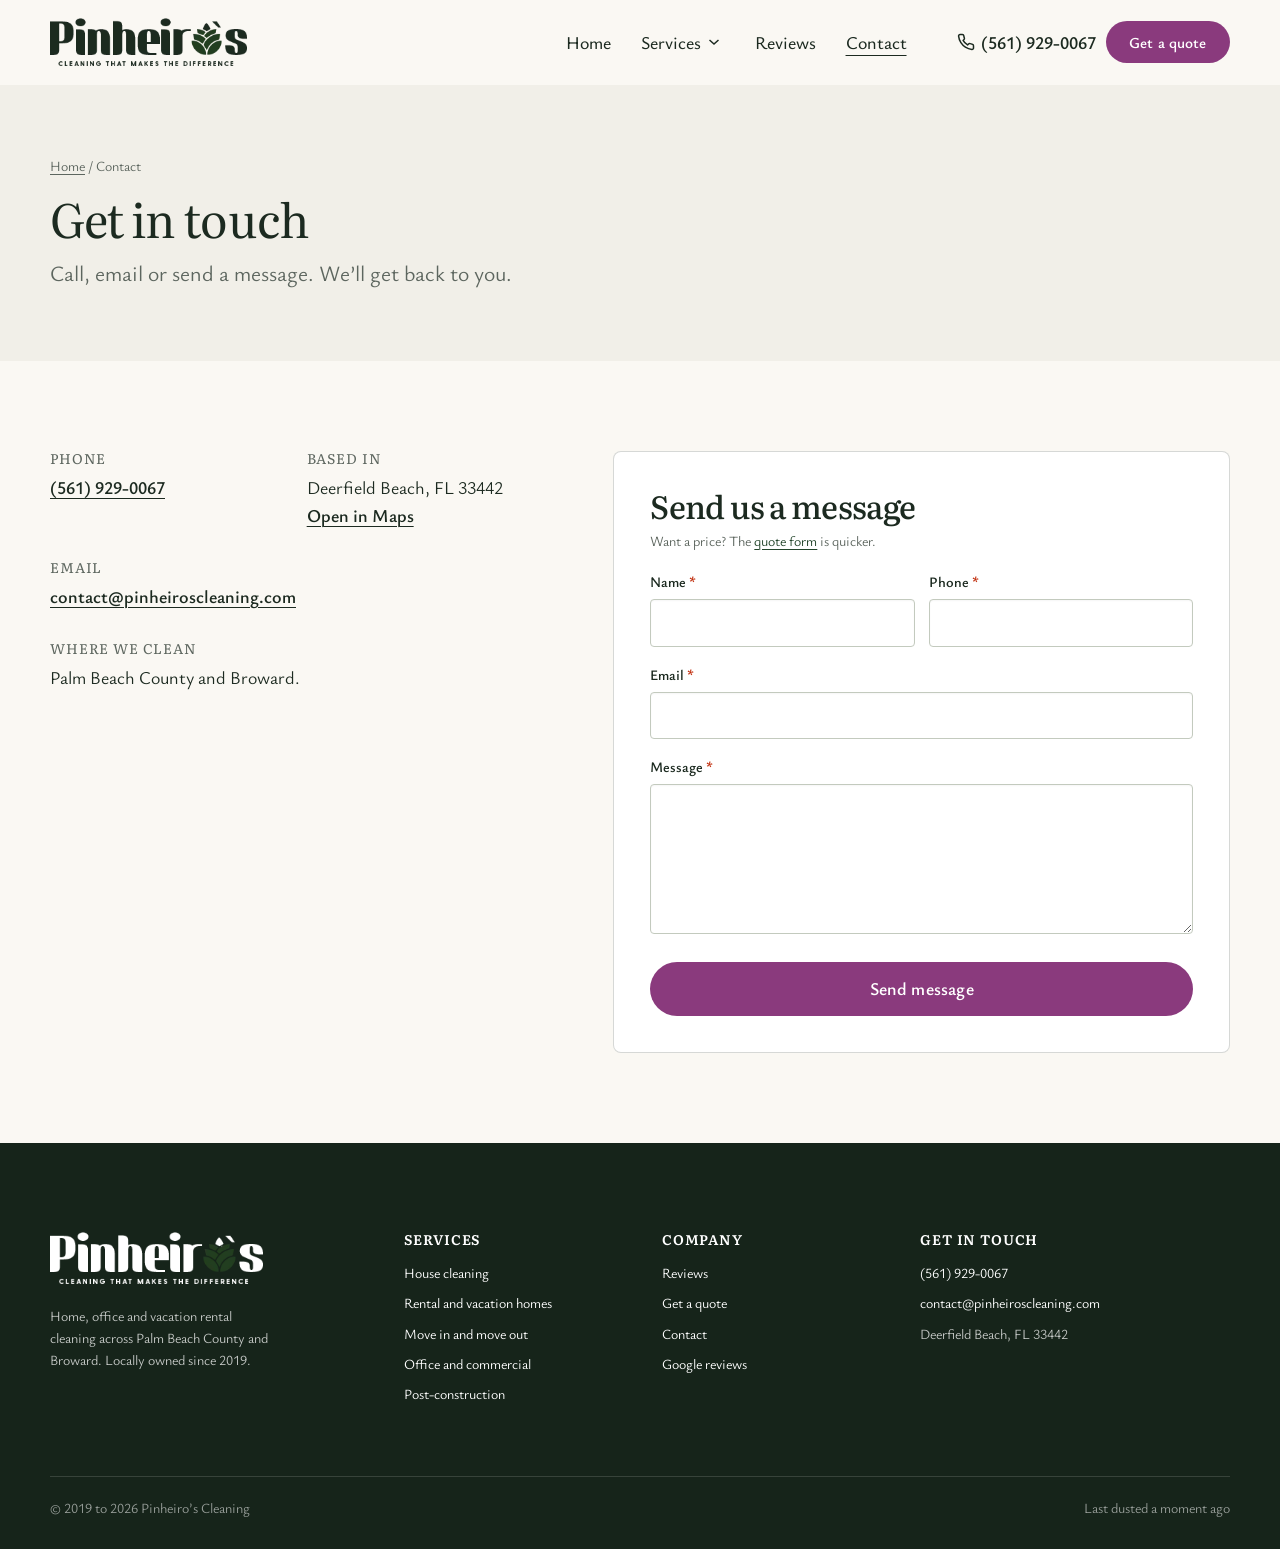
<file: contact/index.html>
<!doctype html>
<html lang="en-US">
<head>
<meta charset="UTF-8">
<meta name="viewport" content="width=device-width, initial-scale=1">
<title>Contact | Pinheiro&rsquo;s Cleaning | (561) 929-0067</title>
<meta name="description" content="Call (561) 929-0067, email or send a message to Pinheiro's Cleaning in Deerfield Beach, FL.">
<!-- Prototype preview. Remove this noindex line at launch. -->
<meta name="robots" content="noindex, nofollow">
<meta name="theme-color" content="#faf8f3">
<meta property="og:type" content="website">
<meta property="og:title" content="Contact | Pinheiro&rsquo;s Cleaning | (561) 929-0067">
<meta property="og:description" content="Call (561) 929-0067, email or send a message to Pinheiro's Cleaning in Deerfield Beach, FL.">
<meta property="og:url" content="https://pinheiros.whitephoenixconsulting.com/contact/">
<meta property="og:image" content="https://pinheiros.whitephoenixconsulting.com/assets/img/og-image.jpg">
<meta name="twitter:card" content="summary_large_image">
<link rel="icon" type="image/png" href="../assets/img/favicon-32.png">
<link rel="apple-touch-icon" href="../assets/img/apple-touch-icon.png">
<link rel="preconnect" href="https://fonts.googleapis.com">
<link rel="preconnect" href="https://fonts.gstatic.com" crossorigin>
<link rel="stylesheet" href="https://fonts.googleapis.com/css2?family=Literata:opsz,wght@7..72,300..600&amp;family=Ysabeau+Office:wght@400..700&amp;display=swap">
<link rel="stylesheet" id="wp-block-library-css" href="../assets/css/wp-blocks.css?ver=11.2.0">
<link rel="stylesheet" id="theme-style-css" href="../assets/css/site.css?ver=8e0e4572">
<meta name="site-build" content="20261008013459">
<script>document.documentElement.classList.add("js");</script>
<script>(function(){if(!window.fetch)return;fetch("../version.json",{cache:"no-store"}).then(function(r){return r.json()}).then(function(v){if(v.build&&v.build!=="20261008013459"){var k="reload-"+v.build;try{if(sessionStorage.getItem(k))return;sessionStorage.setItem(k,"1")}catch(e){}location.reload()}}).catch(function(){})})();</script>
<script type="speculationrules">{"prerender": [{"source": "document", "where": {"and": [{"href_matches": "/*"}, {"not": {"href_matches": "/*\\?*"}}, {"not": {"selector_matches": "a[rel~=nofollow]"}}]}, "eagerness": "moderate"}]}</script>
<script src="../assets/js/site.js?ver=71012e4c" defer></script>
</head>
<body class="page has-mobile-actions">
<div class="wp-site-blocks">
<a class="skip-link screen-reader-text" href="#wp--skip-link--target">Skip to content</a>
<header class="wp-block-template-part site-header has-global-padding">
  <div class="site-header__inner">
    <div class="wp-block-site-logo"><a href="../" rel="home" aria-label="Pinheiro&rsquo;s Cleaning, home"><img src="../assets/img/logo.webp" width="287" height="70" alt="Pinheiro&rsquo;s, cleaning that makes the difference"></a></div>
    <nav class="wp-block-navigation" aria-label="Main"><ul class="wp-block-navigation__container"><li class="wp-block-navigation-item"><a class="wp-block-navigation-item__content" href="../">Home</a></li><li class="wp-block-navigation-item has-child open-on-hover-click wp-block-navigation-submenu has-mega-menu"><a class="wp-block-navigation-item__content" href="../services/">Services</a><button class="wp-block-navigation__submenu-icon wp-block-navigation-submenu__toggle" type="button" aria-expanded="false" aria-controls="mega-services" aria-label="Services submenu"><svg xmlns="http://www.w3.org/2000/svg" width="12" height="12" viewBox="0 0 12 12" fill="none" aria-hidden="true" focusable="false"><path d="M1.50002 4L6.00002 8L10.5 4" stroke-width="1.5"></path></svg></button><div class="mega-menu" id="mega-services"><div class="mega-menu__inner"><div class="mega-menu__grid"><a class="mega-card" href="../services/#residential"><img src="../assets/img/residential-600.webp" width="600" height="340" alt="" loading="lazy" decoding="async"><span class="mega-card__title">House cleaning</span><span class="mega-card__text">Kitchens, bathrooms, tile, floors, dust in the corners. Regular cleans or a deep clean.</span></a><a class="mega-card" href="../services/#vacation-rental"><img src="../assets/img/rental-600.webp" width="600" height="340" alt="" loading="lazy" decoding="async"><span class="mega-card__title">Rental and vacation homes</span><span class="mega-card__text">Turnovers between guests, so the place is ready when they walk in.</span></a><a class="mega-card" href="../services/#move-in-out"><img src="../assets/img/move-600.webp" width="600" height="340" alt="" loading="lazy" decoding="async"><span class="mega-card__title">Move in and move out</span><span class="mega-card__text">A deep clean of the empty place, before you move in or after you move out.</span></a><a class="mega-card" href="../services/#commercial"><img src="../assets/img/commercial-600.webp" width="600" height="340" alt="" loading="lazy" decoding="async"><span class="mega-card__title">Office and commercial</span><span class="mega-card__text">Offices, restaurants and medical spaces. A clean front door says a lot.</span></a><a class="mega-card" href="../services/#post-construction"><img src="../assets/img/construction-600.webp" width="600" height="340" alt="" loading="lazy" decoding="async"><span class="mega-card__title">Post-construction</span><span class="mega-card__text">When the builders leave, we clear the dust and debris so you can use the space.</span></a></div><div class="mega-menu__foot"><span>Not sure which one fits? Tell us about the place and we&rsquo;ll suggest one.</span><a class="more-link" href="../services/">All services <svg xmlns="http://www.w3.org/2000/svg" viewBox="0 0 24 24" fill="none" stroke="currentColor" stroke-width="2" stroke-linecap="round" stroke-linejoin="round" aria-hidden="true" focusable="false"><path d="M5 12h14"/><path d="m12 5 7 7-7 7"/></svg></a></div></div></div></li><li class="wp-block-navigation-item"><a class="wp-block-navigation-item__content" href="../#reviews">Reviews</a></li><li class="wp-block-navigation-item"><a class="wp-block-navigation-item__content" href="../contact/" aria-current="page">Contact</a></li></ul></nav>
    <div class="header-tools">
      <a class="header-phone" href="tel:+15619290067"><svg width="18" height="18" xmlns="http://www.w3.org/2000/svg" viewBox="0 0 24 24" fill="none" stroke="currentColor" stroke-width="2" stroke-linecap="round" stroke-linejoin="round" aria-hidden="true" focusable="false"><path d="M22 16.92v3a2 2 0 0 1-2.18 2 19.79 19.79 0 0 1-8.63-3.07 19.5 19.5 0 0 1-6-6 19.79 19.79 0 0 1-3.07-8.67A2 2 0 0 1 4.11 2h3a2 2 0 0 1 2 1.72c.13.96.36 1.9.7 2.81a2 2 0 0 1-.45 2.11L8.09 9.91a16 16 0 0 0 6 6l1.27-1.27a2 2 0 0 1 2.11-.45c.91.34 1.85.57 2.81.7A2 2 0 0 1 22 16.92z"/></svg>(561) 929-0067</a>
      <a class="icon-button header-call" href="tel:+15619290067" aria-label="Call (561) 929-0067"><svg xmlns="http://www.w3.org/2000/svg" viewBox="0 0 24 24" fill="none" stroke="currentColor" stroke-width="2" stroke-linecap="round" stroke-linejoin="round" aria-hidden="true" focusable="false"><path d="M22 16.92v3a2 2 0 0 1-2.18 2 19.79 19.79 0 0 1-8.63-3.07 19.5 19.5 0 0 1-6-6 19.79 19.79 0 0 1-3.07-8.67A2 2 0 0 1 4.11 2h3a2 2 0 0 1 2 1.72c.13.96.36 1.9.7 2.81a2 2 0 0 1-.45 2.11L8.09 9.91a16 16 0 0 0 6 6l1.27-1.27a2 2 0 0 1 2.11-.45c.91.34 1.85.57 2.81.7A2 2 0 0 1 22 16.92z"/></svg></a>
      <div class="wp-block-button header-quote"><a class="wp-block-button__link wp-element-button" href="../quote/">Get a quote</a></div>
      <button class="wp-block-navigation__responsive-container-open icon-button" type="button" aria-haspopup="dialog" aria-expanded="false" aria-label="Open menu"><svg xmlns="http://www.w3.org/2000/svg" viewBox="0 0 24 24" aria-hidden="true" focusable="false"><path fill="currentColor" d="M5 5v1.5h14V5H5zm0 7.8h14v-1.5H5v1.5zM5 19h14v-1.5H5V19z"/></svg></button>
    </div>
  </div>
  <div class="wp-block-navigation__responsive-container" role="dialog" aria-modal="true" aria-label="Menu">
    <button class="wp-block-navigation__responsive-container-close icon-button" type="button" aria-label="Close menu"><svg xmlns="http://www.w3.org/2000/svg" viewBox="0 0 24 24" aria-hidden="true" focusable="false"><path fill="currentColor" d="m13.06 12 6.47-6.47-1.06-1.06L12 10.94 5.53 4.47 4.47 5.53 10.94 12l-6.47 6.47 1.06 1.06L12 13.06l6.47 6.47 1.06-1.06L13.06 12Z"/></svg></button>
    <ul><li><a href="../">Home</a></li><li><a href="../services/">Services</a><ul class="overlay-sub"><li><a href="../services/#residential">House cleaning</a></li><li><a href="../services/#vacation-rental">Rental and vacation homes</a></li><li><a href="../services/#move-in-out">Move in and move out</a></li><li><a href="../services/#commercial">Office and commercial</a></li><li><a href="../services/#post-construction">Post-construction</a></li></ul></li><li><a href="../#reviews">Reviews</a></li><li><a href="../contact/" aria-current="page">Contact</a></li></ul>
    <div class="wp-block-buttons is-layout-flex"><div class="wp-block-button"><a class="wp-block-button__link wp-element-button" href="../quote/">Get a quote</a></div><div class="wp-block-button is-style-outline"><a class="wp-block-button__link wp-element-button" href="tel:+15619290067">Call (561) 929-0067</a></div></div>
  </div>
</header>
<main class="wp-block-group" id="wp--skip-link--target">

<section class="wp-block-group alignfull page-banner has-global-padding">
  <div class="page-banner__inner">
    <nav class="breadcrumbs" aria-label="Breadcrumb"><a href="../">Home</a> / Contact</nav>
    <h1 class="wp-block-heading">Get in touch</h1>
    <p class="lede">Call, email or send a message. We&rsquo;ll get back to you.</p>
  </div>
</section>
<section class="wp-block-group alignfull section has-global-padding">
  <div class="contact-layout wide">
    <div class="contact-cols wp-reveal">
      <div><h3 class="wp-block-heading">Phone</h3><p><a href="tel:+15619290067">(561) 929-0067</a></p></div>
      <div><h3 class="wp-block-heading">Based in</h3><p>Deerfield Beach, FL 33442<br><a href="https://www.google.com/maps/search/?api=1&query=Pinheiro%27s+Cleaning%2C+Deerfield+Beach%2C+FL+33442" target="_blank" rel="noopener">Open in Maps</a></p></div>
      <div class="span-2"><h3 class="wp-block-heading">Email</h3><p><a href="mailto:contact@pinheiroscleaning.com">contact@pinheiroscleaning.com</a></p></div>
      <div class="span-2"><h3 class="wp-block-heading">Where we clean</h3><p>Palm Beach County and Broward.</p></div>
    </div>
    <div class="form-panel wp-reveal" style="--reveal-delay:0.08s">
      <div class="gform_wrapper">
        <div class="gform_heading"><h2 class="gform_title">Send us a message</h2><span class="gform_description">Want a price? The <a href="../quote/">quote form</a> is quicker.</span></div>
        <div class="gform_validation_errors" role="alert" hidden>There was a problem with your submission. Please review the fields below.</div>
        <form method="post" novalidate>
          <div class="gform_fields">
            <div class="gfield gfield--width-half stack-sm "><label class="gfield_label" for="c-name">Name<span class="gfield_required" aria-hidden="true">*</span></label><div class="ginput_container"><input id="c-name" name="name" type="text" autocomplete="name" required></div><div class="validation_message" aria-live="polite"></div></div>
            <div class="gfield gfield--width-half stack-sm "><label class="gfield_label" for="c-phone">Phone<span class="gfield_required" aria-hidden="true">*</span></label><div class="ginput_container"><input id="c-phone" name="phone" type="tel" autocomplete="tel" required></div><div class="validation_message" aria-live="polite"></div></div>
            <div class="gfield "><label class="gfield_label" for="c-email">Email<span class="gfield_required" aria-hidden="true">*</span></label><div class="ginput_container"><input id="c-email" name="email" type="email" autocomplete="email" required></div><div class="validation_message" aria-live="polite"></div></div>
            <div class="gfield "><label class="gfield_label" for="c-msg">Message<span class="gfield_required" aria-hidden="true">*</span></label><div class="ginput_container"><textarea id="c-msg" name="message" rows="5" required></textarea></div><div class="validation_message" aria-live="polite"></div></div>
          </div>
          <div class="gform_footer"><button class="wp-element-button" type="submit">Send message</button></div>
        </form>
        <div class="gform_confirmation_wrapper" hidden><div class="gform_confirmation_message" role="status"><h3 class="wp-block-heading">Thanks for getting in touch!</h3><p>We&rsquo;ll get back to you soon. In a hurry? Call <a href="tel:+15619290067">(561) 929-0067</a>.</p></div></div>
      </div>
    </div>
  </div>
</section>

</main>
<footer class="wp-block-template-part site-footer has-global-padding">
  <div class="site-footer__inner">
    <div class="footer-top">
      <div class="footer-brand">
        <a class="footer-logo" href="../"><img src="../assets/img/logo-white.webp" width="287" height="70" alt="Pinheiro&rsquo;s Cleaning" loading="lazy"></a>
        <p>Home, office and vacation rental cleaning across Palm Beach County and Broward. Locally owned since 2019.</p>
      </div>
      <div><h2>Services</h2><ul><li><a href="../services/#residential">House cleaning</a></li><li><a href="../services/#vacation-rental">Rental and vacation homes</a></li><li><a href="../services/#move-in-out">Move in and move out</a></li><li><a href="../services/#commercial">Office and commercial</a></li><li><a href="../services/#post-construction">Post-construction</a></li></ul></div>
      <div><h2>Company</h2><ul>
        <li><a href="../#reviews">Reviews</a></li>
        <li><a href="../quote/">Get a quote</a></li>
        <li><a href="../contact/">Contact</a></li>
        <li><a href="https://www.google.com/search?q=Pinheiro%27s+Cleaning+Deerfield+Beach+FL+reviews" target="_blank" rel="noopener">Google reviews</a></li>
      </ul></div>
      <div><h2>Get in touch</h2><ul>
        <li><a href="tel:+15619290067">(561) 929-0067</a></li>
        <li><a href="mailto:contact@pinheiroscleaning.com">contact@pinheiroscleaning.com</a></li>
        <li>Deerfield Beach, FL 33442</li>
      </ul></div>
    </div>
    <div class="footer-bottom"><p>&copy; 2019 to <span data-year>2026</span> Pinheiro&rsquo;s Cleaning</p><p><button class="dusted" type="button" data-dusted>Last dusted <span>a moment</span> ago</button></p></div>
  </div>
</footer>
</div>
<div class="mobile-actions" role="region" aria-label="Quick actions">
  <div class="wp-block-button is-style-outline"><a class="wp-block-button__link wp-element-button" href="tel:+15619290067"><svg xmlns="http://www.w3.org/2000/svg" viewBox="0 0 24 24" fill="none" stroke="currentColor" stroke-width="2" stroke-linecap="round" stroke-linejoin="round" aria-hidden="true" focusable="false"><path d="M22 16.92v3a2 2 0 0 1-2.18 2 19.79 19.79 0 0 1-8.63-3.07 19.5 19.5 0 0 1-6-6 19.79 19.79 0 0 1-3.07-8.67A2 2 0 0 1 4.11 2h3a2 2 0 0 1 2 1.72c.13.96.36 1.9.7 2.81a2 2 0 0 1-.45 2.11L8.09 9.91a16 16 0 0 0 6 6l1.27-1.27a2 2 0 0 1 2.11-.45c.91.34 1.85.57 2.81.7A2 2 0 0 1 22 16.92z"/></svg>Call</a></div>
  <div class="wp-block-button"><a class="wp-block-button__link wp-element-button" href="../quote/">Get a quote<svg xmlns="http://www.w3.org/2000/svg" viewBox="0 0 24 24" fill="none" stroke="currentColor" stroke-width="2" stroke-linecap="round" stroke-linejoin="round" aria-hidden="true" focusable="false"><path d="M5 12h14"/><path d="m12 5 7 7-7 7"/></svg></a></div>
</div>
</body>
</html>
</file>
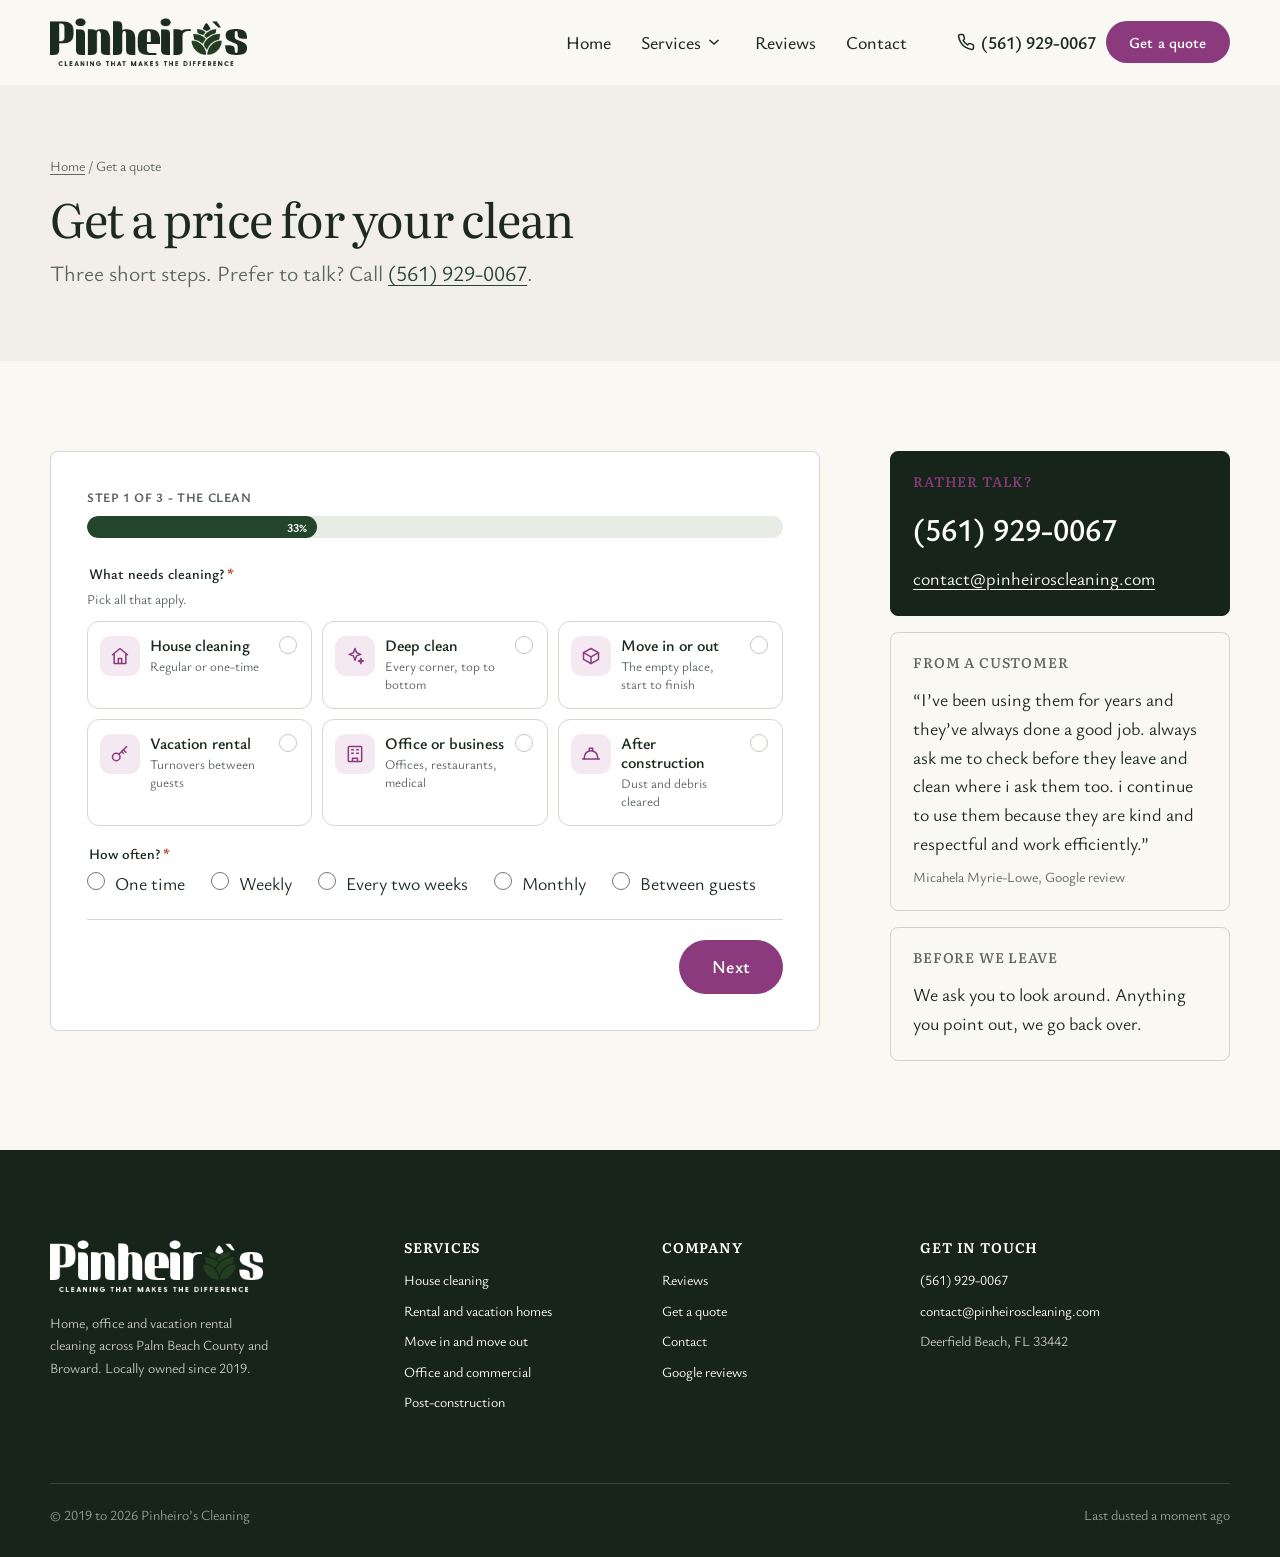
<file: quote/index.html>
<!doctype html>
<html lang="en-US">
<head>
<meta charset="UTF-8">
<meta name="viewport" content="width=device-width, initial-scale=1">
<title>Get a Quote | Pinheiro&rsquo;s Cleaning</title>
<meta name="description" content="Get a price for house, rental, office or post-construction cleaning in Palm Beach County and Broward.">
<!-- Prototype preview. Remove this noindex line at launch. -->
<meta name="robots" content="noindex, nofollow">
<meta name="theme-color" content="#faf8f3">
<meta property="og:type" content="website">
<meta property="og:title" content="Get a Quote | Pinheiro&rsquo;s Cleaning">
<meta property="og:description" content="Get a price for house, rental, office or post-construction cleaning in Palm Beach County and Broward.">
<meta property="og:url" content="https://pinheiros.whitephoenixconsulting.com/quote/">
<meta property="og:image" content="https://pinheiros.whitephoenixconsulting.com/assets/img/og-image.jpg">
<meta name="twitter:card" content="summary_large_image">
<link rel="icon" type="image/png" href="../assets/img/favicon-32.png">
<link rel="apple-touch-icon" href="../assets/img/apple-touch-icon.png">
<link rel="preconnect" href="https://fonts.googleapis.com">
<link rel="preconnect" href="https://fonts.gstatic.com" crossorigin>
<link rel="stylesheet" href="https://fonts.googleapis.com/css2?family=Literata:opsz,wght@7..72,300..600&amp;family=Ysabeau+Office:wght@400..700&amp;display=swap">
<link rel="stylesheet" id="wp-block-library-css" href="../assets/css/wp-blocks.css?ver=11.2.0">
<link rel="stylesheet" id="theme-style-css" href="../assets/css/site.css?ver=8e0e4572">
<meta name="site-build" content="20261008013459">
<script>document.documentElement.classList.add("js");</script>
<script>(function(){if(!window.fetch)return;fetch("../version.json",{cache:"no-store"}).then(function(r){return r.json()}).then(function(v){if(v.build&&v.build!=="20261008013459"){var k="reload-"+v.build;try{if(sessionStorage.getItem(k))return;sessionStorage.setItem(k,"1")}catch(e){}location.reload()}}).catch(function(){})})();</script>
<script type="speculationrules">{"prerender": [{"source": "document", "where": {"and": [{"href_matches": "/*"}, {"not": {"href_matches": "/*\\?*"}}, {"not": {"selector_matches": "a[rel~=nofollow]"}}]}, "eagerness": "moderate"}]}</script>
<script src="../assets/js/site.js?ver=71012e4c" defer></script>
</head>
<body class="page">
<div class="wp-site-blocks">
<a class="skip-link screen-reader-text" href="#wp--skip-link--target">Skip to content</a>
<header class="wp-block-template-part site-header has-global-padding">
  <div class="site-header__inner">
    <div class="wp-block-site-logo"><a href="../" rel="home" aria-label="Pinheiro&rsquo;s Cleaning, home"><img src="../assets/img/logo.webp" width="287" height="70" alt="Pinheiro&rsquo;s, cleaning that makes the difference"></a></div>
    <nav class="wp-block-navigation" aria-label="Main"><ul class="wp-block-navigation__container"><li class="wp-block-navigation-item"><a class="wp-block-navigation-item__content" href="../">Home</a></li><li class="wp-block-navigation-item has-child open-on-hover-click wp-block-navigation-submenu has-mega-menu"><a class="wp-block-navigation-item__content" href="../services/">Services</a><button class="wp-block-navigation__submenu-icon wp-block-navigation-submenu__toggle" type="button" aria-expanded="false" aria-controls="mega-services" aria-label="Services submenu"><svg xmlns="http://www.w3.org/2000/svg" width="12" height="12" viewBox="0 0 12 12" fill="none" aria-hidden="true" focusable="false"><path d="M1.50002 4L6.00002 8L10.5 4" stroke-width="1.5"></path></svg></button><div class="mega-menu" id="mega-services"><div class="mega-menu__inner"><div class="mega-menu__grid"><a class="mega-card" href="../services/#residential"><img src="../assets/img/residential-600.webp" width="600" height="340" alt="" loading="lazy" decoding="async"><span class="mega-card__title">House cleaning</span><span class="mega-card__text">Kitchens, bathrooms, tile, floors, dust in the corners. Regular cleans or a deep clean.</span></a><a class="mega-card" href="../services/#vacation-rental"><img src="../assets/img/rental-600.webp" width="600" height="340" alt="" loading="lazy" decoding="async"><span class="mega-card__title">Rental and vacation homes</span><span class="mega-card__text">Turnovers between guests, so the place is ready when they walk in.</span></a><a class="mega-card" href="../services/#move-in-out"><img src="../assets/img/move-600.webp" width="600" height="340" alt="" loading="lazy" decoding="async"><span class="mega-card__title">Move in and move out</span><span class="mega-card__text">A deep clean of the empty place, before you move in or after you move out.</span></a><a class="mega-card" href="../services/#commercial"><img src="../assets/img/commercial-600.webp" width="600" height="340" alt="" loading="lazy" decoding="async"><span class="mega-card__title">Office and commercial</span><span class="mega-card__text">Offices, restaurants and medical spaces. A clean front door says a lot.</span></a><a class="mega-card" href="../services/#post-construction"><img src="../assets/img/construction-600.webp" width="600" height="340" alt="" loading="lazy" decoding="async"><span class="mega-card__title">Post-construction</span><span class="mega-card__text">When the builders leave, we clear the dust and debris so you can use the space.</span></a></div><div class="mega-menu__foot"><span>Not sure which one fits? Tell us about the place and we&rsquo;ll suggest one.</span><a class="more-link" href="../services/">All services <svg xmlns="http://www.w3.org/2000/svg" viewBox="0 0 24 24" fill="none" stroke="currentColor" stroke-width="2" stroke-linecap="round" stroke-linejoin="round" aria-hidden="true" focusable="false"><path d="M5 12h14"/><path d="m12 5 7 7-7 7"/></svg></a></div></div></div></li><li class="wp-block-navigation-item"><a class="wp-block-navigation-item__content" href="../#reviews">Reviews</a></li><li class="wp-block-navigation-item"><a class="wp-block-navigation-item__content" href="../contact/">Contact</a></li></ul></nav>
    <div class="header-tools">
      <a class="header-phone" href="tel:+15619290067"><svg width="18" height="18" xmlns="http://www.w3.org/2000/svg" viewBox="0 0 24 24" fill="none" stroke="currentColor" stroke-width="2" stroke-linecap="round" stroke-linejoin="round" aria-hidden="true" focusable="false"><path d="M22 16.92v3a2 2 0 0 1-2.18 2 19.79 19.79 0 0 1-8.63-3.07 19.5 19.5 0 0 1-6-6 19.79 19.79 0 0 1-3.07-8.67A2 2 0 0 1 4.11 2h3a2 2 0 0 1 2 1.72c.13.96.36 1.9.7 2.81a2 2 0 0 1-.45 2.11L8.09 9.91a16 16 0 0 0 6 6l1.27-1.27a2 2 0 0 1 2.11-.45c.91.34 1.85.57 2.81.7A2 2 0 0 1 22 16.92z"/></svg>(561) 929-0067</a>
      <a class="icon-button header-call" href="tel:+15619290067" aria-label="Call (561) 929-0067"><svg xmlns="http://www.w3.org/2000/svg" viewBox="0 0 24 24" fill="none" stroke="currentColor" stroke-width="2" stroke-linecap="round" stroke-linejoin="round" aria-hidden="true" focusable="false"><path d="M22 16.92v3a2 2 0 0 1-2.18 2 19.79 19.79 0 0 1-8.63-3.07 19.5 19.5 0 0 1-6-6 19.79 19.79 0 0 1-3.07-8.67A2 2 0 0 1 4.11 2h3a2 2 0 0 1 2 1.72c.13.96.36 1.9.7 2.81a2 2 0 0 1-.45 2.11L8.09 9.91a16 16 0 0 0 6 6l1.27-1.27a2 2 0 0 1 2.11-.45c.91.34 1.85.57 2.81.7A2 2 0 0 1 22 16.92z"/></svg></a>
      <div class="wp-block-button header-quote"><a class="wp-block-button__link wp-element-button" href="../quote/">Get a quote</a></div>
      <button class="wp-block-navigation__responsive-container-open icon-button" type="button" aria-haspopup="dialog" aria-expanded="false" aria-label="Open menu"><svg xmlns="http://www.w3.org/2000/svg" viewBox="0 0 24 24" aria-hidden="true" focusable="false"><path fill="currentColor" d="M5 5v1.5h14V5H5zm0 7.8h14v-1.5H5v1.5zM5 19h14v-1.5H5V19z"/></svg></button>
    </div>
  </div>
  <div class="wp-block-navigation__responsive-container" role="dialog" aria-modal="true" aria-label="Menu">
    <button class="wp-block-navigation__responsive-container-close icon-button" type="button" aria-label="Close menu"><svg xmlns="http://www.w3.org/2000/svg" viewBox="0 0 24 24" aria-hidden="true" focusable="false"><path fill="currentColor" d="m13.06 12 6.47-6.47-1.06-1.06L12 10.94 5.53 4.47 4.47 5.53 10.94 12l-6.47 6.47 1.06 1.06L12 13.06l6.47 6.47 1.06-1.06L13.06 12Z"/></svg></button>
    <ul><li><a href="../">Home</a></li><li><a href="../services/">Services</a><ul class="overlay-sub"><li><a href="../services/#residential">House cleaning</a></li><li><a href="../services/#vacation-rental">Rental and vacation homes</a></li><li><a href="../services/#move-in-out">Move in and move out</a></li><li><a href="../services/#commercial">Office and commercial</a></li><li><a href="../services/#post-construction">Post-construction</a></li></ul></li><li><a href="../#reviews">Reviews</a></li><li><a href="../contact/">Contact</a></li></ul>
    <div class="wp-block-buttons is-layout-flex"><div class="wp-block-button"><a class="wp-block-button__link wp-element-button" href="../quote/">Get a quote</a></div><div class="wp-block-button is-style-outline"><a class="wp-block-button__link wp-element-button" href="tel:+15619290067">Call (561) 929-0067</a></div></div>
  </div>
</header>
<main class="wp-block-group" id="wp--skip-link--target">

<section class="wp-block-group alignfull page-banner has-global-padding">
  <div class="page-banner__inner">
    <nav class="breadcrumbs" aria-label="Breadcrumb"><a href="../">Home</a> / Get a quote</nav>
    <h1 class="wp-block-heading">Get a price for your clean</h1>
    <p class="lede">Three short steps. Prefer to talk? Call <a href="tel:+15619290067">(561) 929-0067</a>.</p>
  </div>
</section>
<section class="wp-block-group alignfull section has-global-padding">
  <div class="quote-layout">
    <div class="form-panel">
      <div class="gform_wrapper">
        <div class="gf_progressbar_wrapper"><p class="gf_progressbar_title">Step 1 of 3 - The clean</p><div class="gf_progressbar" aria-hidden="true"><div class="gf_progressbar_percentage" style="width:33%"><span>33%</span></div></div></div>
        <div class="gform_validation_errors" role="alert" hidden>There was a problem with your submission. Please review the fields below.</div>
        <form method="post" novalidate>
          <!-- Prototype: the form validates and confirms but sends nothing. Wire a form service in here at launch. -->
          <div class="gform_page" data-title="The clean">
            <div class="gform_fields">
              <fieldset class="gfield " data-group-required style="border:0;margin:0;padding:0;min-width:0"><legend class="gfield_label">What needs cleaning?<span class="gfield_required" aria-hidden="true">*</span></legend><div class="gfield_description">Pick all that apply.</div><div class="ginput_container"><ul class="gchoice-cards gchoice-cards--3 gchoice-cards--lg"><li><label class="gcard"><input type="checkbox" name="service" value="home"><span class="gcard__box"><span class="gcard__icon"><svg viewBox="0 0 24 24" fill="none" stroke="currentColor" stroke-width="1.8" stroke-linecap="round" stroke-linejoin="round" aria-hidden="true" focusable="false"><path d="M3 10.5 12 3l9 7.5"/><path d="M5 9.5V21h14V9.5"/><path d="M10 21v-6h4v6"/></svg></span><span class="gcard__text">House cleaning<span class="gcard__desc">Regular or one-time</span></span><span class="gcard__tick"><svg viewBox="0 0 24 24" fill="none" stroke="currentColor" stroke-width="3.5" stroke-linecap="round" stroke-linejoin="round" aria-hidden="true" focusable="false"><path d="M20 6 9 17l-5-5"/></svg></span></span></label></li><li><label class="gcard"><input type="checkbox" name="service" value="deep"><span class="gcard__box"><span class="gcard__icon"><svg viewBox="0 0 24 24" fill="none" stroke="currentColor" stroke-width="1.8" stroke-linecap="round" stroke-linejoin="round" aria-hidden="true" focusable="false"><path d="M12 3l1.9 5.1L19 10l-5.1 1.9L12 17l-1.9-5.1L5 10l5.1-1.9z"/><path d="M19 15l.8 2.2L22 18l-2.2.8L19 21l-.8-2.2L16 18l2.2-.8z"/></svg></span><span class="gcard__text">Deep clean<span class="gcard__desc">Every corner, top to bottom</span></span><span class="gcard__tick"><svg viewBox="0 0 24 24" fill="none" stroke="currentColor" stroke-width="3.5" stroke-linecap="round" stroke-linejoin="round" aria-hidden="true" focusable="false"><path d="M20 6 9 17l-5-5"/></svg></span></span></label></li><li><label class="gcard"><input type="checkbox" name="service" value="move-in-out"><span class="gcard__box"><span class="gcard__icon"><svg viewBox="0 0 24 24" fill="none" stroke="currentColor" stroke-width="1.8" stroke-linecap="round" stroke-linejoin="round" aria-hidden="true" focusable="false"><path d="M21 8 12 3 3 8v8l9 5 9-5z"/><path d="M3 8l9 5 9-5"/><path d="M12 13v8"/></svg></span><span class="gcard__text">Move in or out<span class="gcard__desc">The empty place, start to finish</span></span><span class="gcard__tick"><svg viewBox="0 0 24 24" fill="none" stroke="currentColor" stroke-width="3.5" stroke-linecap="round" stroke-linejoin="round" aria-hidden="true" focusable="false"><path d="M20 6 9 17l-5-5"/></svg></span></span></label></li><li><label class="gcard"><input type="checkbox" name="service" value="vacation-rental"><span class="gcard__box"><span class="gcard__icon"><svg viewBox="0 0 24 24" fill="none" stroke="currentColor" stroke-width="1.8" stroke-linecap="round" stroke-linejoin="round" aria-hidden="true" focusable="false"><circle cx="7.5" cy="15.5" r="4.5"/><path d="M10.7 12.3 20 3"/><path d="m16 7 3 3"/><path d="m14 9 2 2"/></svg></span><span class="gcard__text">Vacation rental<span class="gcard__desc">Turnovers between guests</span></span><span class="gcard__tick"><svg viewBox="0 0 24 24" fill="none" stroke="currentColor" stroke-width="3.5" stroke-linecap="round" stroke-linejoin="round" aria-hidden="true" focusable="false"><path d="M20 6 9 17l-5-5"/></svg></span></span></label></li><li><label class="gcard"><input type="checkbox" name="service" value="commercial"><span class="gcard__box"><span class="gcard__icon"><svg viewBox="0 0 24 24" fill="none" stroke="currentColor" stroke-width="1.8" stroke-linecap="round" stroke-linejoin="round" aria-hidden="true" focusable="false"><rect x="4" y="3" width="16" height="18" rx="1"/><path d="M9 21v-4h6v4"/><path d="M8 7h2M14 7h2M8 11h2M14 11h2"/></svg></span><span class="gcard__text">Office or business<span class="gcard__desc">Offices, restaurants, medical</span></span><span class="gcard__tick"><svg viewBox="0 0 24 24" fill="none" stroke="currentColor" stroke-width="3.5" stroke-linecap="round" stroke-linejoin="round" aria-hidden="true" focusable="false"><path d="M20 6 9 17l-5-5"/></svg></span></span></label></li><li><label class="gcard"><input type="checkbox" name="service" value="post-construction"><span class="gcard__box"><span class="gcard__icon"><svg viewBox="0 0 24 24" fill="none" stroke="currentColor" stroke-width="1.8" stroke-linecap="round" stroke-linejoin="round" aria-hidden="true" focusable="false"><path d="M2 18h20"/><path d="M4 18v-2a8 8 0 0 1 16 0v2"/><path d="M10 8V5h4v3"/></svg></span><span class="gcard__text">After construction<span class="gcard__desc">Dust and debris cleared</span></span><span class="gcard__tick"><svg viewBox="0 0 24 24" fill="none" stroke="currentColor" stroke-width="3.5" stroke-linecap="round" stroke-linejoin="round" aria-hidden="true" focusable="false"><path d="M20 6 9 17l-5-5"/></svg></span></span></label></li></ul></div><div class="validation_message" aria-live="polite"></div></fieldset>
              <fieldset class="gfield " data-group-required style="border:0;margin:0;padding:0;min-width:0"><legend class="gfield_label">How often?<span class="gfield_required" aria-hidden="true">*</span></legend><div class="ginput_container"><ul class="gfield_radio inline"><li><label class="gchoice"><input type="radio" name="frequency" value="One time"> One time</label></li><li><label class="gchoice"><input type="radio" name="frequency" value="Weekly"> Weekly</label></li><li><label class="gchoice"><input type="radio" name="frequency" value="Every two weeks"> Every two weeks</label></li><li><label class="gchoice"><input type="radio" name="frequency" value="Monthly"> Monthly</label></li><li><label class="gchoice"><input type="radio" name="frequency" value="Between guests"> Between guests</label></li></ul></div><div class="validation_message" aria-live="polite"></div></fieldset>
            </div>
            <div class="gform_page_footer"><button class="wp-element-button gform_next_button" type="button">Next</button></div>
          </div>
          <div class="gform_page" data-title="The place" hidden>
            <div class="gform_fields">
              <div class="gfield gfield--width-half stack-sm "><label class="gfield_label" for="q-beds">Bedrooms</label><div class="ginput_container"><select id="q-beds" name="bedrooms"><option value="">Select</option><option>Studio</option><option>1</option><option>2</option><option>3</option><option>4</option><option>5 or more</option><option>Not a home</option></select></div><div class="validation_message" aria-live="polite"></div></div>
              <div class="gfield gfield--width-half stack-sm "><label class="gfield_label" for="q-baths">Bathrooms</label><div class="ginput_container"><select id="q-baths" name="bathrooms"><option value="">Select</option><option>1</option><option>1.5</option><option>2</option><option>2.5</option><option>3</option><option>4 or more</option></select></div><div class="validation_message" aria-live="polite"></div></div>
              <div class="gfield gfield--width-half stack-sm "><label class="gfield_label" for="q-zip">ZIP code<span class="gfield_required" aria-hidden="true">*</span></label><div class="ginput_container"><input id="q-zip" name="zip" type="text" inputmode="numeric" maxlength="5" autocomplete="postal-code" required></div><div class="validation_message" aria-live="polite"></div></div>
              <div class="gfield gfield--width-half stack-sm "><label class="gfield_label" for="q-date">Preferred date</label><div class="ginput_container"><input id="q-date" name="date" type="date"></div><div class="validation_message" aria-live="polite"></div></div>
              <div class="gfield "><label class="gfield_label" for="q-details">Anything we should know?</label><div class="ginput_container"><textarea id="q-details" name="details" rows="4" placeholder="For example: a dog at home, the oven needs doing, guests check in at 4pm"></textarea></div><div class="validation_message" aria-live="polite"></div></div>
            </div>
            <div class="gform_page_footer"><button class="wp-element-button gform_previous_button" type="button">Previous</button><button class="wp-element-button gform_next_button" type="button">Next</button></div>
          </div>
          <div class="gform_page" data-title="Your details" hidden>
            <div class="gform_fields">
              <div class="gfield gfield--width-half stack-sm "><label class="gfield_label" for="q-name">Name<span class="gfield_required" aria-hidden="true">*</span></label><div class="ginput_container"><input id="q-name" name="name" type="text" autocomplete="name" required></div><div class="validation_message" aria-live="polite"></div></div>
              <div class="gfield gfield--width-half stack-sm "><label class="gfield_label" for="q-phone">Phone<span class="gfield_required" aria-hidden="true">*</span></label><div class="ginput_container"><input id="q-phone" name="phone" type="tel" autocomplete="tel" required></div><div class="validation_message" aria-live="polite"></div></div>
              <div class="gfield "><label class="gfield_label" for="q-email">Email</label><div class="ginput_container"><input id="q-email" name="email" type="email" autocomplete="email"></div><div class="validation_message" aria-live="polite"></div></div>
              <fieldset class="gfield " style="border:0;margin:0;padding:0;min-width:0"><legend class="gfield_label">Best way to reach you</legend><div class="ginput_container"><ul class="gfield_radio inline"><li><label class="gchoice"><input type="radio" name="contact_pref" value="Phone call"> Phone call</label></li><li><label class="gchoice"><input type="radio" name="contact_pref" value="Text"> Text</label></li><li><label class="gchoice"><input type="radio" name="contact_pref" value="Email"> Email</label></li></ul></div><div class="validation_message" aria-live="polite"></div></fieldset>
            </div>
            <div class="gform_page_footer"><button class="wp-element-button gform_previous_button" type="button">Previous</button><button class="wp-element-button" type="submit">Send request</button></div>
          </div>
        </form>
        <div class="gform_confirmation_wrapper" hidden><div class="gform_confirmation_message" role="status"><h3 class="wp-block-heading">Thanks<span data-first-name></span>! Your request is in.</h3><p>We&rsquo;ll get back to you with a price. In a hurry? Call <a href="tel:+15619290067">(561) 929-0067</a>.</p></div></div>
      </div>
    </div>
    <aside class="widget-area" aria-label="Sidebar">
      <section class="widget widget--dark">
        <h2 class="widget-title">Rather talk?</h2>
        <a class="widget-phone" href="tel:+15619290067">(561) 929-0067</a>
        <p><a href="mailto:contact@pinheiroscleaning.com">contact@pinheiroscleaning.com</a></p>
      </section>
      <section class="widget">
        <h2 class="widget-title">From a customer</h2>
        <p>&ldquo;I&rsquo;ve been using them for years and they&rsquo;ve always done a good job. always ask me to check before they leave and clean where i ask them too. i continue to use them because they are kind and respectful and work efficiently.&rdquo;</p>
        <p class="widget-cite">Micahela Myrie-Lowe, Google review</p>
      </section>
      <section class="widget">
        <h2 class="widget-title">Before we leave</h2>
        <p>We ask you to look around. Anything you point out, we go back over.</p>
      </section>
    </aside>
  </div>
</section>

</main>
<footer class="wp-block-template-part site-footer has-global-padding">
  <div class="site-footer__inner">
    <div class="footer-top">
      <div class="footer-brand">
        <a class="footer-logo" href="../"><img src="../assets/img/logo-white.webp" width="287" height="70" alt="Pinheiro&rsquo;s Cleaning" loading="lazy"></a>
        <p>Home, office and vacation rental cleaning across Palm Beach County and Broward. Locally owned since 2019.</p>
      </div>
      <div><h2>Services</h2><ul><li><a href="../services/#residential">House cleaning</a></li><li><a href="../services/#vacation-rental">Rental and vacation homes</a></li><li><a href="../services/#move-in-out">Move in and move out</a></li><li><a href="../services/#commercial">Office and commercial</a></li><li><a href="../services/#post-construction">Post-construction</a></li></ul></div>
      <div><h2>Company</h2><ul>
        <li><a href="../#reviews">Reviews</a></li>
        <li><a href="../quote/">Get a quote</a></li>
        <li><a href="../contact/">Contact</a></li>
        <li><a href="https://www.google.com/search?q=Pinheiro%27s+Cleaning+Deerfield+Beach+FL+reviews" target="_blank" rel="noopener">Google reviews</a></li>
      </ul></div>
      <div><h2>Get in touch</h2><ul>
        <li><a href="tel:+15619290067">(561) 929-0067</a></li>
        <li><a href="mailto:contact@pinheiroscleaning.com">contact@pinheiroscleaning.com</a></li>
        <li>Deerfield Beach, FL 33442</li>
      </ul></div>
    </div>
    <div class="footer-bottom"><p>&copy; 2019 to <span data-year>2026</span> Pinheiro&rsquo;s Cleaning</p><p><button class="dusted" type="button" data-dusted>Last dusted <span>a moment</span> ago</button></p></div>
  </div>
</footer>
</div>

</body>
</html>
</file>
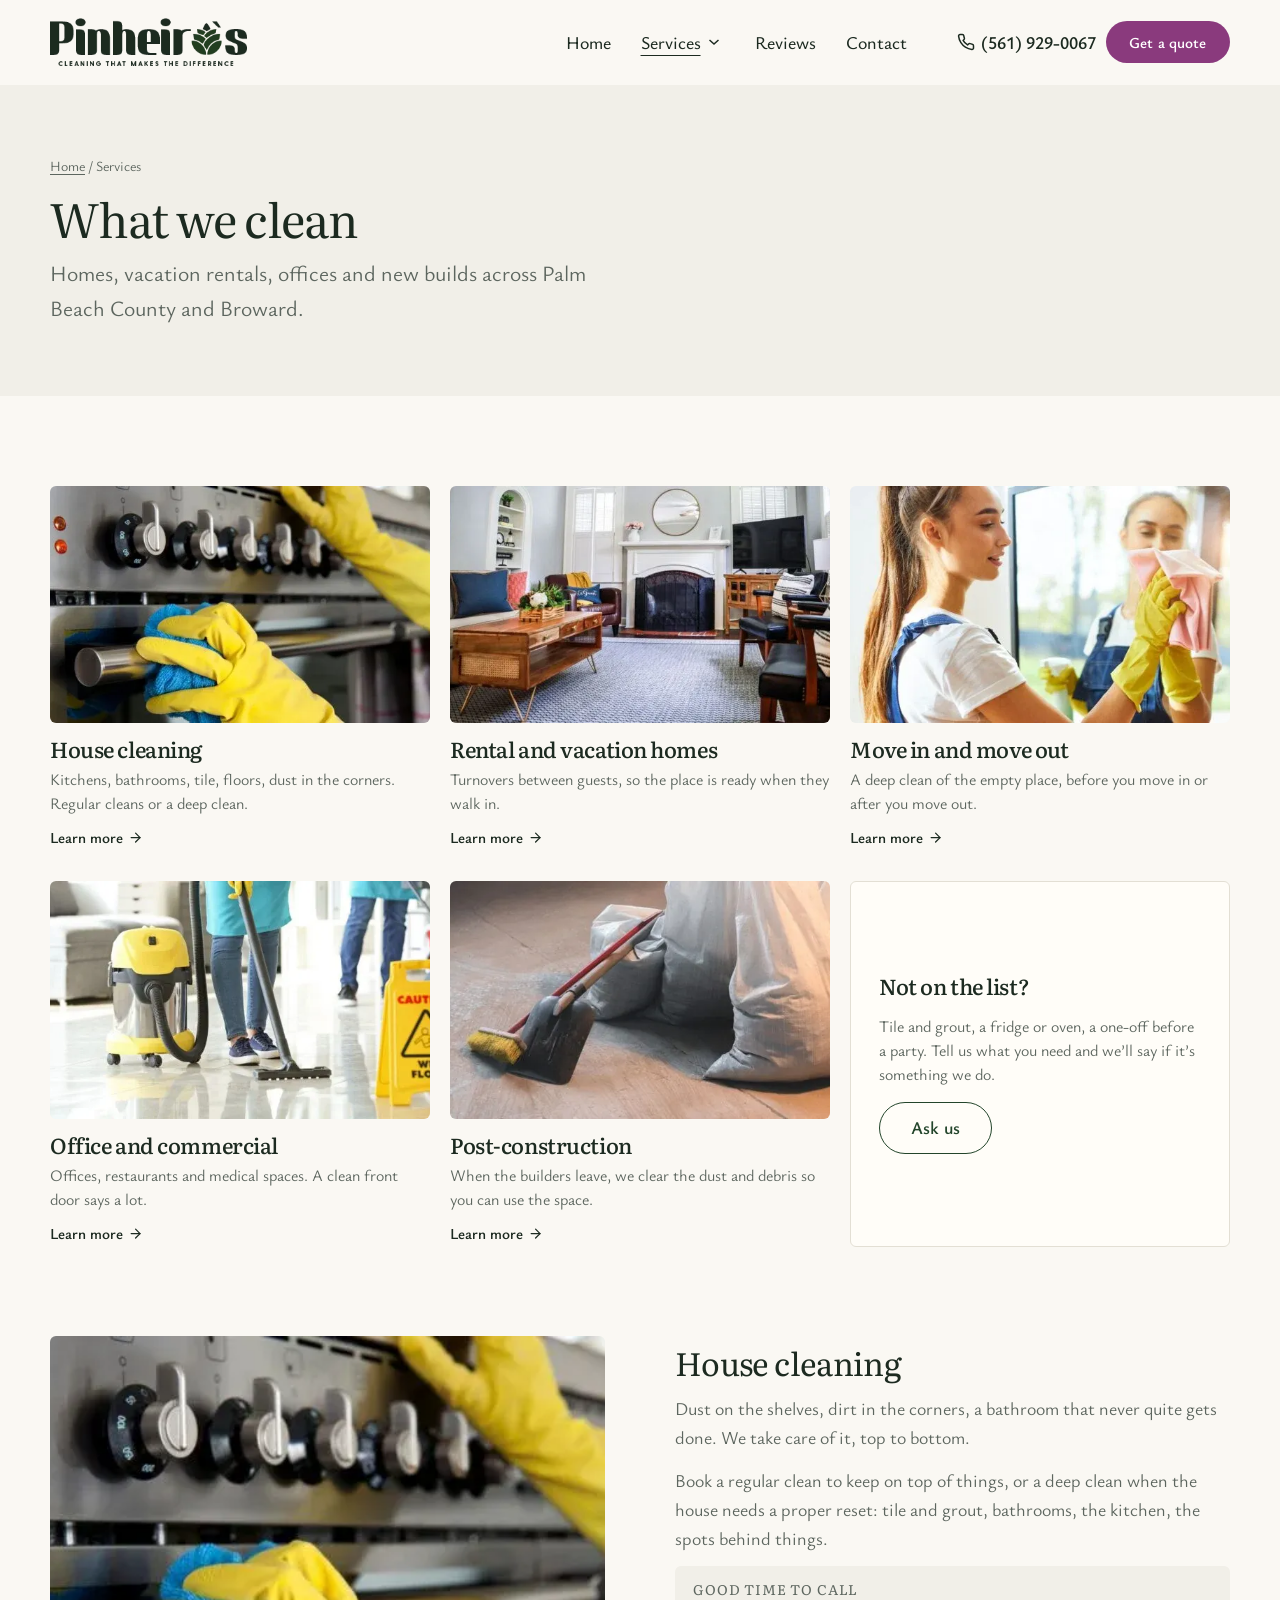
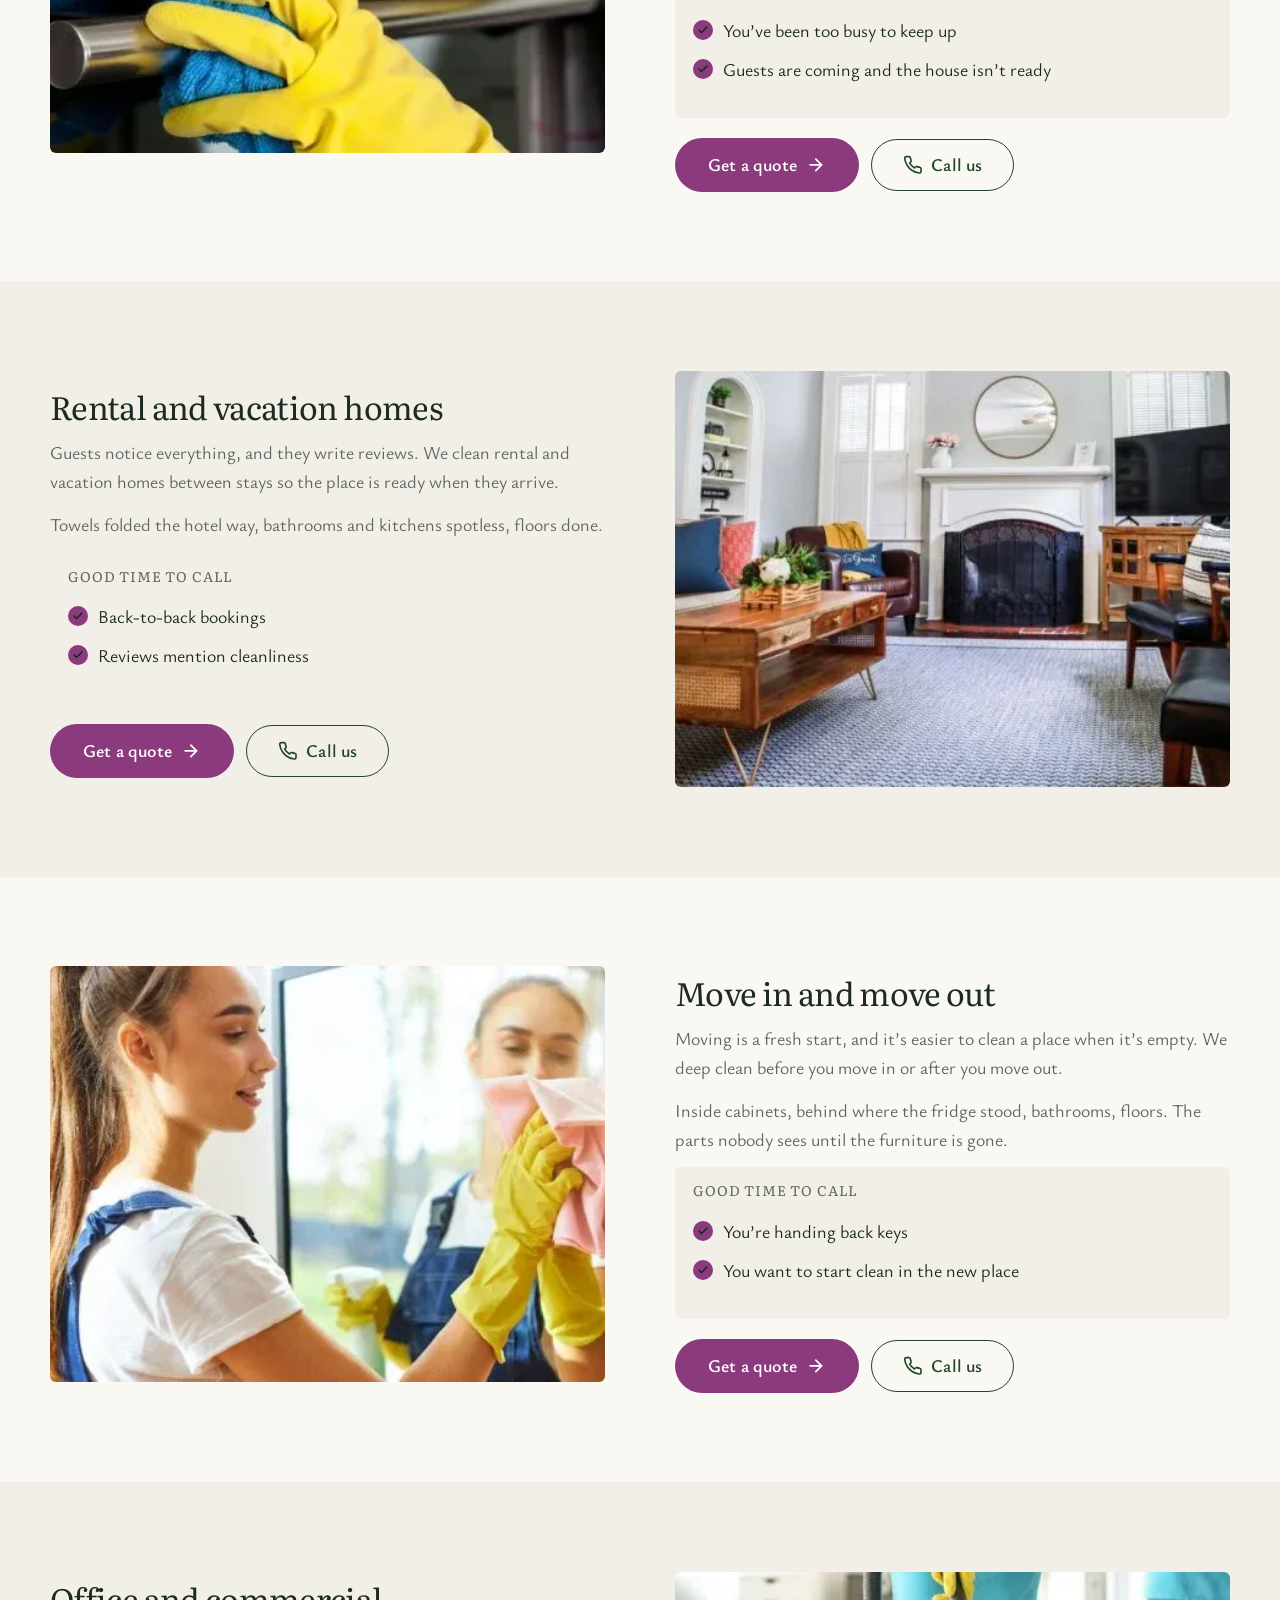
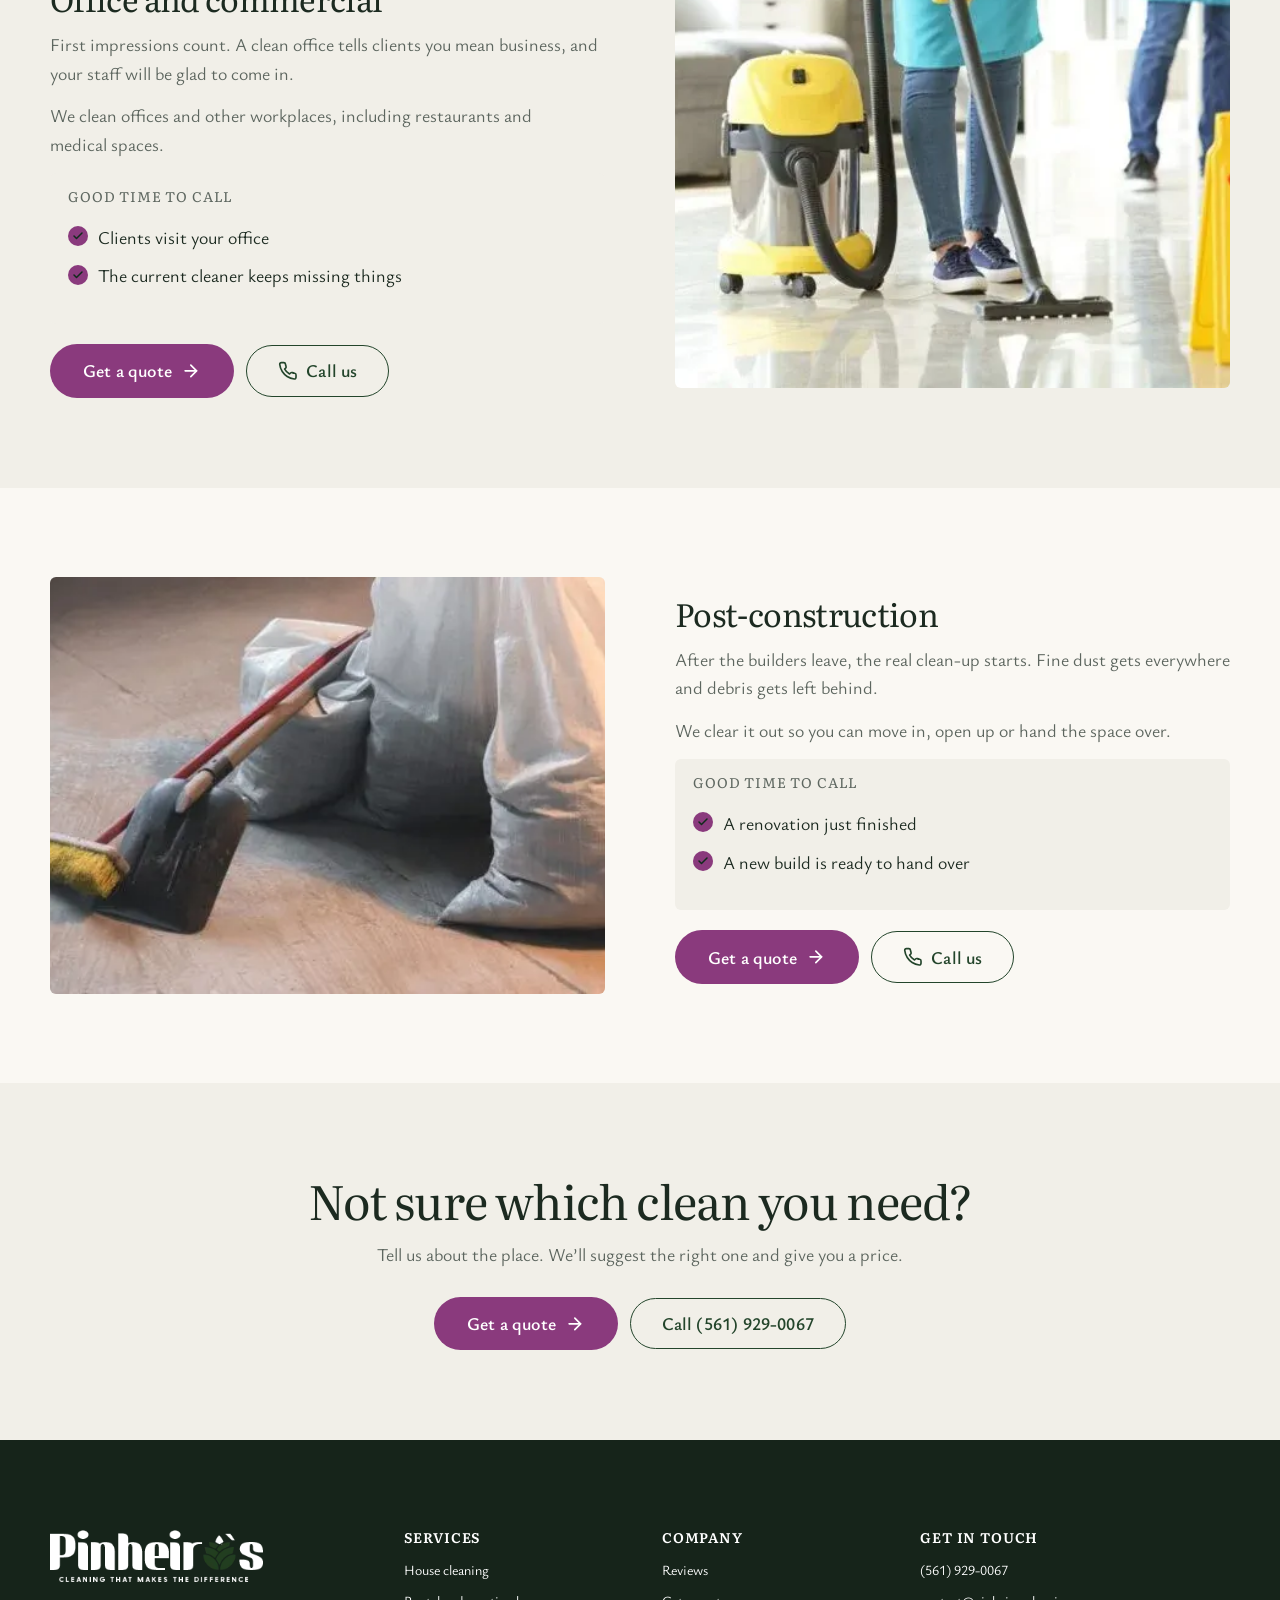
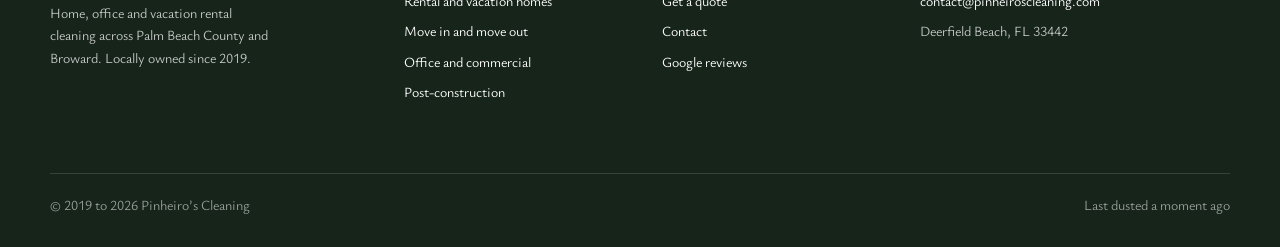
<file: services/index.html>
<!doctype html>
<html lang="en-US">
<head>
<meta charset="UTF-8">
<meta name="viewport" content="width=device-width, initial-scale=1">
<title>Cleaning Services | Pinheiro&rsquo;s Cleaning, Deerfield Beach FL</title>
<meta name="description" content="House cleaning, vacation rentals, move in and move out, offices and post-construction cleaning in Palm Beach County and Broward.">
<!-- Prototype preview. Remove this noindex line at launch. -->
<meta name="robots" content="noindex, nofollow">
<meta name="theme-color" content="#faf8f3">
<meta property="og:type" content="website">
<meta property="og:title" content="Cleaning Services | Pinheiro&rsquo;s Cleaning, Deerfield Beach FL">
<meta property="og:description" content="House cleaning, vacation rentals, move in and move out, offices and post-construction cleaning in Palm Beach County and Broward.">
<meta property="og:url" content="https://pinheiros.whitephoenixconsulting.com/services/">
<meta property="og:image" content="https://pinheiros.whitephoenixconsulting.com/assets/img/og-image.jpg">
<meta name="twitter:card" content="summary_large_image">
<link rel="icon" type="image/png" href="../assets/img/favicon-32.png">
<link rel="apple-touch-icon" href="../assets/img/apple-touch-icon.png">
<link rel="preconnect" href="https://fonts.googleapis.com">
<link rel="preconnect" href="https://fonts.gstatic.com" crossorigin>
<link rel="stylesheet" href="https://fonts.googleapis.com/css2?family=Literata:opsz,wght@7..72,300..600&amp;family=Ysabeau+Office:wght@400..700&amp;display=swap">
<link rel="stylesheet" id="wp-block-library-css" href="../assets/css/wp-blocks.css?ver=11.2.0">
<link rel="stylesheet" id="theme-style-css" href="../assets/css/site.css?ver=8e0e4572">
<meta name="site-build" content="20261008013459">
<script>document.documentElement.classList.add("js");</script>
<script>(function(){if(!window.fetch)return;fetch("../version.json",{cache:"no-store"}).then(function(r){return r.json()}).then(function(v){if(v.build&&v.build!=="20261008013459"){var k="reload-"+v.build;try{if(sessionStorage.getItem(k))return;sessionStorage.setItem(k,"1")}catch(e){}location.reload()}}).catch(function(){})})();</script>
<script type="speculationrules">{"prerender": [{"source": "document", "where": {"and": [{"href_matches": "/*"}, {"not": {"href_matches": "/*\\?*"}}, {"not": {"selector_matches": "a[rel~=nofollow]"}}]}, "eagerness": "moderate"}]}</script>
<script src="../assets/js/site.js?ver=71012e4c" defer></script>
</head>
<body class="page has-mobile-actions">
<div class="wp-site-blocks">
<a class="skip-link screen-reader-text" href="#wp--skip-link--target">Skip to content</a>
<header class="wp-block-template-part site-header has-global-padding">
  <div class="site-header__inner">
    <div class="wp-block-site-logo"><a href="../" rel="home" aria-label="Pinheiro&rsquo;s Cleaning, home"><img src="../assets/img/logo.webp" width="287" height="70" alt="Pinheiro&rsquo;s, cleaning that makes the difference"></a></div>
    <nav class="wp-block-navigation" aria-label="Main"><ul class="wp-block-navigation__container"><li class="wp-block-navigation-item"><a class="wp-block-navigation-item__content" href="../">Home</a></li><li class="wp-block-navigation-item has-child open-on-hover-click wp-block-navigation-submenu has-mega-menu"><a class="wp-block-navigation-item__content" href="../services/" aria-current="page">Services</a><button class="wp-block-navigation__submenu-icon wp-block-navigation-submenu__toggle" type="button" aria-expanded="false" aria-controls="mega-services" aria-label="Services submenu"><svg xmlns="http://www.w3.org/2000/svg" width="12" height="12" viewBox="0 0 12 12" fill="none" aria-hidden="true" focusable="false"><path d="M1.50002 4L6.00002 8L10.5 4" stroke-width="1.5"></path></svg></button><div class="mega-menu" id="mega-services"><div class="mega-menu__inner"><div class="mega-menu__grid"><a class="mega-card" href="../services/#residential"><img src="../assets/img/residential-600.webp" width="600" height="340" alt="" loading="lazy" decoding="async"><span class="mega-card__title">House cleaning</span><span class="mega-card__text">Kitchens, bathrooms, tile, floors, dust in the corners. Regular cleans or a deep clean.</span></a><a class="mega-card" href="../services/#vacation-rental"><img src="../assets/img/rental-600.webp" width="600" height="340" alt="" loading="lazy" decoding="async"><span class="mega-card__title">Rental and vacation homes</span><span class="mega-card__text">Turnovers between guests, so the place is ready when they walk in.</span></a><a class="mega-card" href="../services/#move-in-out"><img src="../assets/img/move-600.webp" width="600" height="340" alt="" loading="lazy" decoding="async"><span class="mega-card__title">Move in and move out</span><span class="mega-card__text">A deep clean of the empty place, before you move in or after you move out.</span></a><a class="mega-card" href="../services/#commercial"><img src="../assets/img/commercial-600.webp" width="600" height="340" alt="" loading="lazy" decoding="async"><span class="mega-card__title">Office and commercial</span><span class="mega-card__text">Offices, restaurants and medical spaces. A clean front door says a lot.</span></a><a class="mega-card" href="../services/#post-construction"><img src="../assets/img/construction-600.webp" width="600" height="340" alt="" loading="lazy" decoding="async"><span class="mega-card__title">Post-construction</span><span class="mega-card__text">When the builders leave, we clear the dust and debris so you can use the space.</span></a></div><div class="mega-menu__foot"><span>Not sure which one fits? Tell us about the place and we&rsquo;ll suggest one.</span><a class="more-link" href="../services/">All services <svg xmlns="http://www.w3.org/2000/svg" viewBox="0 0 24 24" fill="none" stroke="currentColor" stroke-width="2" stroke-linecap="round" stroke-linejoin="round" aria-hidden="true" focusable="false"><path d="M5 12h14"/><path d="m12 5 7 7-7 7"/></svg></a></div></div></div></li><li class="wp-block-navigation-item"><a class="wp-block-navigation-item__content" href="../#reviews">Reviews</a></li><li class="wp-block-navigation-item"><a class="wp-block-navigation-item__content" href="../contact/">Contact</a></li></ul></nav>
    <div class="header-tools">
      <a class="header-phone" href="tel:+15619290067"><svg width="18" height="18" xmlns="http://www.w3.org/2000/svg" viewBox="0 0 24 24" fill="none" stroke="currentColor" stroke-width="2" stroke-linecap="round" stroke-linejoin="round" aria-hidden="true" focusable="false"><path d="M22 16.92v3a2 2 0 0 1-2.18 2 19.79 19.79 0 0 1-8.63-3.07 19.5 19.5 0 0 1-6-6 19.79 19.79 0 0 1-3.07-8.67A2 2 0 0 1 4.11 2h3a2 2 0 0 1 2 1.72c.13.96.36 1.9.7 2.81a2 2 0 0 1-.45 2.11L8.09 9.91a16 16 0 0 0 6 6l1.27-1.27a2 2 0 0 1 2.11-.45c.91.34 1.85.57 2.81.7A2 2 0 0 1 22 16.92z"/></svg>(561) 929-0067</a>
      <a class="icon-button header-call" href="tel:+15619290067" aria-label="Call (561) 929-0067"><svg xmlns="http://www.w3.org/2000/svg" viewBox="0 0 24 24" fill="none" stroke="currentColor" stroke-width="2" stroke-linecap="round" stroke-linejoin="round" aria-hidden="true" focusable="false"><path d="M22 16.92v3a2 2 0 0 1-2.18 2 19.79 19.79 0 0 1-8.63-3.07 19.5 19.5 0 0 1-6-6 19.79 19.79 0 0 1-3.07-8.67A2 2 0 0 1 4.11 2h3a2 2 0 0 1 2 1.72c.13.96.36 1.9.7 2.81a2 2 0 0 1-.45 2.11L8.09 9.91a16 16 0 0 0 6 6l1.27-1.27a2 2 0 0 1 2.11-.45c.91.34 1.85.57 2.81.7A2 2 0 0 1 22 16.92z"/></svg></a>
      <div class="wp-block-button header-quote"><a class="wp-block-button__link wp-element-button" href="../quote/">Get a quote</a></div>
      <button class="wp-block-navigation__responsive-container-open icon-button" type="button" aria-haspopup="dialog" aria-expanded="false" aria-label="Open menu"><svg xmlns="http://www.w3.org/2000/svg" viewBox="0 0 24 24" aria-hidden="true" focusable="false"><path fill="currentColor" d="M5 5v1.5h14V5H5zm0 7.8h14v-1.5H5v1.5zM5 19h14v-1.5H5V19z"/></svg></button>
    </div>
  </div>
  <div class="wp-block-navigation__responsive-container" role="dialog" aria-modal="true" aria-label="Menu">
    <button class="wp-block-navigation__responsive-container-close icon-button" type="button" aria-label="Close menu"><svg xmlns="http://www.w3.org/2000/svg" viewBox="0 0 24 24" aria-hidden="true" focusable="false"><path fill="currentColor" d="m13.06 12 6.47-6.47-1.06-1.06L12 10.94 5.53 4.47 4.47 5.53 10.94 12l-6.47 6.47 1.06 1.06L12 13.06l6.47 6.47 1.06-1.06L13.06 12Z"/></svg></button>
    <ul><li><a href="../">Home</a></li><li><a href="../services/" aria-current="page">Services</a><ul class="overlay-sub"><li><a href="../services/#residential">House cleaning</a></li><li><a href="../services/#vacation-rental">Rental and vacation homes</a></li><li><a href="../services/#move-in-out">Move in and move out</a></li><li><a href="../services/#commercial">Office and commercial</a></li><li><a href="../services/#post-construction">Post-construction</a></li></ul></li><li><a href="../#reviews">Reviews</a></li><li><a href="../contact/">Contact</a></li></ul>
    <div class="wp-block-buttons is-layout-flex"><div class="wp-block-button"><a class="wp-block-button__link wp-element-button" href="../quote/">Get a quote</a></div><div class="wp-block-button is-style-outline"><a class="wp-block-button__link wp-element-button" href="tel:+15619290067">Call (561) 929-0067</a></div></div>
  </div>
</header>
<main class="wp-block-group" id="wp--skip-link--target">

<section class="wp-block-group alignfull page-banner has-global-padding">
  <div class="page-banner__inner">
    <nav class="breadcrumbs" aria-label="Breadcrumb"><a href="../">Home</a> / Services</nav>
    <h1 class="wp-block-heading">What we clean</h1>
    <p class="lede">Homes, vacation rentals, offices and new builds across Palm Beach County and Broward.</p>
  </div>
</section>
<section class="wp-block-group alignfull section has-global-padding" style="padding-bottom:0" aria-label="Jump to a service">
  <div class="wide"><div class="wp-block-group is-layout-grid columns-3 service-grid"><div class="wp-block-group service-card wp-reveal">
  <a href="#residential">
    <figure class="wp-block-image size-large"><img src="../assets/img/residential-600.webp" srcset="../assets/img/residential-600.webp 600w" sizes="(min-width: 782px) 33vw, 50vw" width="600" height="340" alt="Gloved hand wiping down an oven door" loading="lazy" decoding="async"></figure>
    <h3 class="wp-block-heading">House cleaning</h3>
    <p>Kitchens, bathrooms, tile, floors, dust in the corners. Regular cleans or a deep clean.</p>
    <span class="more-link">Learn more <svg xmlns="http://www.w3.org/2000/svg" viewBox="0 0 24 24" fill="none" stroke="currentColor" stroke-width="2" stroke-linecap="round" stroke-linejoin="round" aria-hidden="true" focusable="false"><path d="M5 12h14"/><path d="m12 5 7 7-7 7"/></svg></span>
  </a>
</div><div class="wp-block-group service-card wp-reveal" style="--reveal-delay:0.08s">
  <a href="#vacation-rental">
    <figure class="wp-block-image size-large"><img src="../assets/img/rental-600.webp" srcset="../assets/img/rental-600.webp 600w" sizes="(min-width: 782px) 33vw, 50vw" width="600" height="340" alt="A tidy living room ready for guests" loading="lazy" decoding="async"></figure>
    <h3 class="wp-block-heading">Rental and vacation homes</h3>
    <p>Turnovers between guests, so the place is ready when they walk in.</p>
    <span class="more-link">Learn more <svg xmlns="http://www.w3.org/2000/svg" viewBox="0 0 24 24" fill="none" stroke="currentColor" stroke-width="2" stroke-linecap="round" stroke-linejoin="round" aria-hidden="true" focusable="false"><path d="M5 12h14"/><path d="m12 5 7 7-7 7"/></svg></span>
  </a>
</div><div class="wp-block-group service-card wp-reveal" style="--reveal-delay:0.16s">
  <a href="#move-in-out">
    <figure class="wp-block-image size-large"><img src="../assets/img/move-600.webp" srcset="../assets/img/move-600.webp 600w" sizes="(min-width: 782px) 33vw, 50vw" width="600" height="340" alt="Cleaners wiping down a window" loading="lazy" decoding="async"></figure>
    <h3 class="wp-block-heading">Move in and move out</h3>
    <p>A deep clean of the empty place, before you move in or after you move out.</p>
    <span class="more-link">Learn more <svg xmlns="http://www.w3.org/2000/svg" viewBox="0 0 24 24" fill="none" stroke="currentColor" stroke-width="2" stroke-linecap="round" stroke-linejoin="round" aria-hidden="true" focusable="false"><path d="M5 12h14"/><path d="m12 5 7 7-7 7"/></svg></span>
  </a>
</div><div class="wp-block-group service-card wp-reveal" style="--reveal-delay:0.24s">
  <a href="#commercial">
    <figure class="wp-block-image size-large"><img src="../assets/img/commercial-600.webp" srcset="../assets/img/commercial-600.webp 600w" sizes="(min-width: 782px) 33vw, 50vw" width="600" height="340" alt="Office floor being cleaned beside a wet floor sign" loading="lazy" decoding="async"></figure>
    <h3 class="wp-block-heading">Office and commercial</h3>
    <p>Offices, restaurants and medical spaces. A clean front door says a lot.</p>
    <span class="more-link">Learn more <svg xmlns="http://www.w3.org/2000/svg" viewBox="0 0 24 24" fill="none" stroke="currentColor" stroke-width="2" stroke-linecap="round" stroke-linejoin="round" aria-hidden="true" focusable="false"><path d="M5 12h14"/><path d="m12 5 7 7-7 7"/></svg></span>
  </a>
</div><div class="wp-block-group service-card wp-reveal" style="--reveal-delay:0.32s">
  <a href="#post-construction">
    <figure class="wp-block-image size-large"><img src="../assets/img/construction-600.webp" srcset="../assets/img/construction-600.webp 600w" sizes="(min-width: 782px) 33vw, 50vw" width="600" height="340" alt="Broom and debris bags on a dusty floor after building work" loading="lazy" decoding="async"></figure>
    <h3 class="wp-block-heading">Post-construction</h3>
    <p>When the builders leave, we clear the dust and debris so you can use the space.</p>
    <span class="more-link">Learn more <svg xmlns="http://www.w3.org/2000/svg" viewBox="0 0 24 24" fill="none" stroke="currentColor" stroke-width="2" stroke-linecap="round" stroke-linejoin="round" aria-hidden="true" focusable="false"><path d="M5 12h14"/><path d="m12 5 7 7-7 7"/></svg></span>
  </a>
</div><div class="wp-block-group service-card service-card--note wp-reveal" style="--reveal-delay:0.40s">
  <h3 class="wp-block-heading">Not on the list?</h3>
  <p>Tile and grout, a fridge or oven, a one-off before a party. Tell us what you need and we&rsquo;ll say if it&rsquo;s something we do.</p>
  <div class="wp-block-buttons is-layout-flex"><div class="wp-block-button is-style-outline"><a class="wp-block-button__link wp-element-button" href="../quote/">Ask us</a></div></div>
</div></div></div>
</section>
<section class="wp-block-group alignfull section has-global-padding" id="residential" aria-labelledby="residential-title">
  <div class="svc-row wide wp-reveal">
    <figure class="wp-block-image svc-row__media wp-lightbox-container"><img src="../assets/img/residential-600.webp" srcset="../assets/img/residential-600.webp 600w" sizes="(min-width: 782px) 50vw, 40vw" width="600" height="340" alt="Gloved hand wiping down an oven door" loading="lazy" decoding="async"><button class="lightbox-trigger" type="button" aria-haspopup="dialog" aria-label="Enlarge: Gloved hand wiping down an oven door"><svg xmlns="http://www.w3.org/2000/svg" width="12" height="12" fill="none" viewBox="0 0 12 12" aria-hidden="true" focusable="false"><path fill="#fff" d="M2 0a2 2 0 0 0-2 2v2h1.5V2a.5.5 0 0 1 .5-.5h2V0H2Zm2 10.5H2a.5.5 0 0 1-.5-.5V8H0v2a2 2 0 0 0 2 2h2v-1.5ZM8 12v-1.5h2a.5.5 0 0 0 .5-.5V8H12v2a2 2 0 0 1-2 2H8Zm2-12a2 2 0 0 1 2 2v2h-1.5V2a.5.5 0 0 0-.5-.5H8V0h2Z"/></svg></button></figure>
    <div class="svc-row__head"><h2 class="wp-block-heading" id="residential-title">House cleaning</h2></div>
    <div class="svc-row__body">
      <p>Dust on the shelves, dirt in the corners, a bathroom that never quite gets done. We take care of it, top to bottom.</p><p>Book a regular clean to keep on top of things, or a deep clean when the house needs a proper reset: tile and grout, bathrooms, the kitchen, the spots behind things.</p>
      <div class="signs"><h3 class="wp-block-heading">Good time to call</h3><ul class="wp-block-list is-style-checks"><li>You&rsquo;ve been too busy to keep up</li><li>Guests are coming and the house isn&rsquo;t ready</li></ul></div>
      <div class="wp-block-buttons is-layout-flex"><div class="wp-block-button"><a class="wp-block-button__link wp-element-button" href="../quote/?service=residential">Get a quote<svg xmlns="http://www.w3.org/2000/svg" viewBox="0 0 24 24" fill="none" stroke="currentColor" stroke-width="2" stroke-linecap="round" stroke-linejoin="round" aria-hidden="true" focusable="false"><path d="M5 12h14"/><path d="m12 5 7 7-7 7"/></svg></a></div><div class="wp-block-button is-style-outline"><a class="wp-block-button__link wp-element-button" href="tel:+15619290067"><svg xmlns="http://www.w3.org/2000/svg" viewBox="0 0 24 24" fill="none" stroke="currentColor" stroke-width="2" stroke-linecap="round" stroke-linejoin="round" aria-hidden="true" focusable="false"><path d="M22 16.92v3a2 2 0 0 1-2.18 2 19.79 19.79 0 0 1-8.63-3.07 19.5 19.5 0 0 1-6-6 19.79 19.79 0 0 1-3.07-8.67A2 2 0 0 1 4.11 2h3a2 2 0 0 1 2 1.72c.13.96.36 1.9.7 2.81a2 2 0 0 1-.45 2.11L8.09 9.91a16 16 0 0 0 6 6l1.27-1.27a2 2 0 0 1 2.11-.45c.91.34 1.85.57 2.81.7A2 2 0 0 1 22 16.92z"/></svg>Call us</a></div></div>
    </div>
  </div>
</section><section class="wp-block-group alignfull section has-global-padding has-accent-5-background-color" id="vacation-rental" aria-labelledby="vacation-rental-title">
  <div class="svc-row svc-row--flip wide wp-reveal">
    <figure class="wp-block-image svc-row__media wp-lightbox-container"><img src="../assets/img/rental-600.webp" srcset="../assets/img/rental-600.webp 600w" sizes="(min-width: 782px) 50vw, 40vw" width="600" height="340" alt="A tidy living room ready for guests" loading="lazy" decoding="async"><button class="lightbox-trigger" type="button" aria-haspopup="dialog" aria-label="Enlarge: A tidy living room ready for guests"><svg xmlns="http://www.w3.org/2000/svg" width="12" height="12" fill="none" viewBox="0 0 12 12" aria-hidden="true" focusable="false"><path fill="#fff" d="M2 0a2 2 0 0 0-2 2v2h1.5V2a.5.5 0 0 1 .5-.5h2V0H2Zm2 10.5H2a.5.5 0 0 1-.5-.5V8H0v2a2 2 0 0 0 2 2h2v-1.5ZM8 12v-1.5h2a.5.5 0 0 0 .5-.5V8H12v2a2 2 0 0 1-2 2H8Zm2-12a2 2 0 0 1 2 2v2h-1.5V2a.5.5 0 0 0-.5-.5H8V0h2Z"/></svg></button></figure>
    <div class="svc-row__head"><h2 class="wp-block-heading" id="vacation-rental-title">Rental and vacation homes</h2></div>
    <div class="svc-row__body">
      <p>Guests notice everything, and they write reviews. We clean rental and vacation homes between stays so the place is ready when they arrive.</p><p>Towels folded the hotel way, bathrooms and kitchens spotless, floors done.</p>
      <div class="signs"><h3 class="wp-block-heading">Good time to call</h3><ul class="wp-block-list is-style-checks"><li>Back-to-back bookings</li><li>Reviews mention cleanliness</li></ul></div>
      <div class="wp-block-buttons is-layout-flex"><div class="wp-block-button"><a class="wp-block-button__link wp-element-button" href="../quote/?service=vacation-rental">Get a quote<svg xmlns="http://www.w3.org/2000/svg" viewBox="0 0 24 24" fill="none" stroke="currentColor" stroke-width="2" stroke-linecap="round" stroke-linejoin="round" aria-hidden="true" focusable="false"><path d="M5 12h14"/><path d="m12 5 7 7-7 7"/></svg></a></div><div class="wp-block-button is-style-outline"><a class="wp-block-button__link wp-element-button" href="tel:+15619290067"><svg xmlns="http://www.w3.org/2000/svg" viewBox="0 0 24 24" fill="none" stroke="currentColor" stroke-width="2" stroke-linecap="round" stroke-linejoin="round" aria-hidden="true" focusable="false"><path d="M22 16.92v3a2 2 0 0 1-2.18 2 19.79 19.79 0 0 1-8.63-3.07 19.5 19.5 0 0 1-6-6 19.79 19.79 0 0 1-3.07-8.67A2 2 0 0 1 4.11 2h3a2 2 0 0 1 2 1.72c.13.96.36 1.9.7 2.81a2 2 0 0 1-.45 2.11L8.09 9.91a16 16 0 0 0 6 6l1.27-1.27a2 2 0 0 1 2.11-.45c.91.34 1.85.57 2.81.7A2 2 0 0 1 22 16.92z"/></svg>Call us</a></div></div>
    </div>
  </div>
</section><section class="wp-block-group alignfull section has-global-padding" id="move-in-out" aria-labelledby="move-in-out-title">
  <div class="svc-row wide wp-reveal">
    <figure class="wp-block-image svc-row__media wp-lightbox-container"><img src="../assets/img/move-600.webp" srcset="../assets/img/move-600.webp 600w" sizes="(min-width: 782px) 50vw, 40vw" width="600" height="340" alt="Cleaners wiping down a window" loading="lazy" decoding="async"><button class="lightbox-trigger" type="button" aria-haspopup="dialog" aria-label="Enlarge: Cleaners wiping down a window"><svg xmlns="http://www.w3.org/2000/svg" width="12" height="12" fill="none" viewBox="0 0 12 12" aria-hidden="true" focusable="false"><path fill="#fff" d="M2 0a2 2 0 0 0-2 2v2h1.5V2a.5.5 0 0 1 .5-.5h2V0H2Zm2 10.5H2a.5.5 0 0 1-.5-.5V8H0v2a2 2 0 0 0 2 2h2v-1.5ZM8 12v-1.5h2a.5.5 0 0 0 .5-.5V8H12v2a2 2 0 0 1-2 2H8Zm2-12a2 2 0 0 1 2 2v2h-1.5V2a.5.5 0 0 0-.5-.5H8V0h2Z"/></svg></button></figure>
    <div class="svc-row__head"><h2 class="wp-block-heading" id="move-in-out-title">Move in and move out</h2></div>
    <div class="svc-row__body">
      <p>Moving is a fresh start, and it&rsquo;s easier to clean a place when it&rsquo;s empty. We deep clean before you move in or after you move out.</p><p>Inside cabinets, behind where the fridge stood, bathrooms, floors. The parts nobody sees until the furniture is gone.</p>
      <div class="signs"><h3 class="wp-block-heading">Good time to call</h3><ul class="wp-block-list is-style-checks"><li>You&rsquo;re handing back keys</li><li>You want to start clean in the new place</li></ul></div>
      <div class="wp-block-buttons is-layout-flex"><div class="wp-block-button"><a class="wp-block-button__link wp-element-button" href="../quote/?service=move-in-out">Get a quote<svg xmlns="http://www.w3.org/2000/svg" viewBox="0 0 24 24" fill="none" stroke="currentColor" stroke-width="2" stroke-linecap="round" stroke-linejoin="round" aria-hidden="true" focusable="false"><path d="M5 12h14"/><path d="m12 5 7 7-7 7"/></svg></a></div><div class="wp-block-button is-style-outline"><a class="wp-block-button__link wp-element-button" href="tel:+15619290067"><svg xmlns="http://www.w3.org/2000/svg" viewBox="0 0 24 24" fill="none" stroke="currentColor" stroke-width="2" stroke-linecap="round" stroke-linejoin="round" aria-hidden="true" focusable="false"><path d="M22 16.92v3a2 2 0 0 1-2.18 2 19.79 19.79 0 0 1-8.63-3.07 19.5 19.5 0 0 1-6-6 19.79 19.79 0 0 1-3.07-8.67A2 2 0 0 1 4.11 2h3a2 2 0 0 1 2 1.72c.13.96.36 1.9.7 2.81a2 2 0 0 1-.45 2.11L8.09 9.91a16 16 0 0 0 6 6l1.27-1.27a2 2 0 0 1 2.11-.45c.91.34 1.85.57 2.81.7A2 2 0 0 1 22 16.92z"/></svg>Call us</a></div></div>
    </div>
  </div>
</section><section class="wp-block-group alignfull section has-global-padding has-accent-5-background-color" id="commercial" aria-labelledby="commercial-title">
  <div class="svc-row svc-row--flip wide wp-reveal">
    <figure class="wp-block-image svc-row__media wp-lightbox-container"><img src="../assets/img/commercial-600.webp" srcset="../assets/img/commercial-600.webp 600w" sizes="(min-width: 782px) 50vw, 40vw" width="600" height="340" alt="Office floor being cleaned beside a wet floor sign" loading="lazy" decoding="async"><button class="lightbox-trigger" type="button" aria-haspopup="dialog" aria-label="Enlarge: Office floor being cleaned beside a wet floor sign"><svg xmlns="http://www.w3.org/2000/svg" width="12" height="12" fill="none" viewBox="0 0 12 12" aria-hidden="true" focusable="false"><path fill="#fff" d="M2 0a2 2 0 0 0-2 2v2h1.5V2a.5.5 0 0 1 .5-.5h2V0H2Zm2 10.5H2a.5.5 0 0 1-.5-.5V8H0v2a2 2 0 0 0 2 2h2v-1.5ZM8 12v-1.5h2a.5.5 0 0 0 .5-.5V8H12v2a2 2 0 0 1-2 2H8Zm2-12a2 2 0 0 1 2 2v2h-1.5V2a.5.5 0 0 0-.5-.5H8V0h2Z"/></svg></button></figure>
    <div class="svc-row__head"><h2 class="wp-block-heading" id="commercial-title">Office and commercial</h2></div>
    <div class="svc-row__body">
      <p>First impressions count. A clean office tells clients you mean business, and your staff will be glad to come in.</p><p>We clean offices and other workplaces, including restaurants and medical spaces.</p>
      <div class="signs"><h3 class="wp-block-heading">Good time to call</h3><ul class="wp-block-list is-style-checks"><li>Clients visit your office</li><li>The current cleaner keeps missing things</li></ul></div>
      <div class="wp-block-buttons is-layout-flex"><div class="wp-block-button"><a class="wp-block-button__link wp-element-button" href="../quote/?service=commercial">Get a quote<svg xmlns="http://www.w3.org/2000/svg" viewBox="0 0 24 24" fill="none" stroke="currentColor" stroke-width="2" stroke-linecap="round" stroke-linejoin="round" aria-hidden="true" focusable="false"><path d="M5 12h14"/><path d="m12 5 7 7-7 7"/></svg></a></div><div class="wp-block-button is-style-outline"><a class="wp-block-button__link wp-element-button" href="tel:+15619290067"><svg xmlns="http://www.w3.org/2000/svg" viewBox="0 0 24 24" fill="none" stroke="currentColor" stroke-width="2" stroke-linecap="round" stroke-linejoin="round" aria-hidden="true" focusable="false"><path d="M22 16.92v3a2 2 0 0 1-2.18 2 19.79 19.79 0 0 1-8.63-3.07 19.5 19.5 0 0 1-6-6 19.79 19.79 0 0 1-3.07-8.67A2 2 0 0 1 4.11 2h3a2 2 0 0 1 2 1.72c.13.96.36 1.9.7 2.81a2 2 0 0 1-.45 2.11L8.09 9.91a16 16 0 0 0 6 6l1.27-1.27a2 2 0 0 1 2.11-.45c.91.34 1.85.57 2.81.7A2 2 0 0 1 22 16.92z"/></svg>Call us</a></div></div>
    </div>
  </div>
</section><section class="wp-block-group alignfull section has-global-padding" id="post-construction" aria-labelledby="post-construction-title">
  <div class="svc-row wide wp-reveal">
    <figure class="wp-block-image svc-row__media wp-lightbox-container"><img src="../assets/img/construction-600.webp" srcset="../assets/img/construction-600.webp 600w" sizes="(min-width: 782px) 50vw, 40vw" width="600" height="340" alt="Broom and debris bags on a dusty floor after building work" loading="lazy" decoding="async"><button class="lightbox-trigger" type="button" aria-haspopup="dialog" aria-label="Enlarge: Broom and debris bags on a dusty floor after building work"><svg xmlns="http://www.w3.org/2000/svg" width="12" height="12" fill="none" viewBox="0 0 12 12" aria-hidden="true" focusable="false"><path fill="#fff" d="M2 0a2 2 0 0 0-2 2v2h1.5V2a.5.5 0 0 1 .5-.5h2V0H2Zm2 10.5H2a.5.5 0 0 1-.5-.5V8H0v2a2 2 0 0 0 2 2h2v-1.5ZM8 12v-1.5h2a.5.5 0 0 0 .5-.5V8H12v2a2 2 0 0 1-2 2H8Zm2-12a2 2 0 0 1 2 2v2h-1.5V2a.5.5 0 0 0-.5-.5H8V0h2Z"/></svg></button></figure>
    <div class="svc-row__head"><h2 class="wp-block-heading" id="post-construction-title">Post-construction</h2></div>
    <div class="svc-row__body">
      <p>After the builders leave, the real clean-up starts. Fine dust gets everywhere and debris gets left behind.</p><p>We clear it out so you can move in, open up or hand the space over.</p>
      <div class="signs"><h3 class="wp-block-heading">Good time to call</h3><ul class="wp-block-list is-style-checks"><li>A renovation just finished</li><li>A new build is ready to hand over</li></ul></div>
      <div class="wp-block-buttons is-layout-flex"><div class="wp-block-button"><a class="wp-block-button__link wp-element-button" href="../quote/?service=post-construction">Get a quote<svg xmlns="http://www.w3.org/2000/svg" viewBox="0 0 24 24" fill="none" stroke="currentColor" stroke-width="2" stroke-linecap="round" stroke-linejoin="round" aria-hidden="true" focusable="false"><path d="M5 12h14"/><path d="m12 5 7 7-7 7"/></svg></a></div><div class="wp-block-button is-style-outline"><a class="wp-block-button__link wp-element-button" href="tel:+15619290067"><svg xmlns="http://www.w3.org/2000/svg" viewBox="0 0 24 24" fill="none" stroke="currentColor" stroke-width="2" stroke-linecap="round" stroke-linejoin="round" aria-hidden="true" focusable="false"><path d="M22 16.92v3a2 2 0 0 1-2.18 2 19.79 19.79 0 0 1-8.63-3.07 19.5 19.5 0 0 1-6-6 19.79 19.79 0 0 1-3.07-8.67A2 2 0 0 1 4.11 2h3a2 2 0 0 1 2 1.72c.13.96.36 1.9.7 2.81a2 2 0 0 1-.45 2.11L8.09 9.91a16 16 0 0 0 6 6l1.27-1.27a2 2 0 0 1 2.11-.45c.91.34 1.85.57 2.81.7A2 2 0 0 1 22 16.92z"/></svg>Call us</a></div></div>
    </div>
  </div>
</section>
<section class="wp-block-group alignfull section has-accent-5-background-color has-global-padding">
  <div class="wp-block-group has-text-align-center wp-reveal" style="max-width:680px;margin:0 auto">
    <h2 class="wp-block-heading has-text-align-center" style="font-size:var(--wp--preset--font-size--xx-large)">Not sure which clean you need?</h2>
    <p class="has-text-align-center cta-lede">Tell us about the place. We&rsquo;ll suggest the right one and give you a price.</p>
    <div style="margin-top:28px"><div class="wp-block-buttons is-layout-flex is-content-justification-center"><div class="wp-block-button"><a class="wp-block-button__link wp-element-button" href="../quote/">Get a quote<svg xmlns="http://www.w3.org/2000/svg" viewBox="0 0 24 24" fill="none" stroke="currentColor" stroke-width="2" stroke-linecap="round" stroke-linejoin="round" aria-hidden="true" focusable="false"><path d="M5 12h14"/><path d="m12 5 7 7-7 7"/></svg></a></div><div class="wp-block-button is-style-outline"><a class="wp-block-button__link wp-element-button" href="tel:+15619290067">Call (561) 929-0067</a></div></div></div>
  </div>
</section>

</main>
<footer class="wp-block-template-part site-footer has-global-padding">
  <div class="site-footer__inner">
    <div class="footer-top">
      <div class="footer-brand">
        <a class="footer-logo" href="../"><img src="../assets/img/logo-white.webp" width="287" height="70" alt="Pinheiro&rsquo;s Cleaning" loading="lazy"></a>
        <p>Home, office and vacation rental cleaning across Palm Beach County and Broward. Locally owned since 2019.</p>
      </div>
      <div><h2>Services</h2><ul><li><a href="../services/#residential">House cleaning</a></li><li><a href="../services/#vacation-rental">Rental and vacation homes</a></li><li><a href="../services/#move-in-out">Move in and move out</a></li><li><a href="../services/#commercial">Office and commercial</a></li><li><a href="../services/#post-construction">Post-construction</a></li></ul></div>
      <div><h2>Company</h2><ul>
        <li><a href="../#reviews">Reviews</a></li>
        <li><a href="../quote/">Get a quote</a></li>
        <li><a href="../contact/">Contact</a></li>
        <li><a href="https://www.google.com/search?q=Pinheiro%27s+Cleaning+Deerfield+Beach+FL+reviews" target="_blank" rel="noopener">Google reviews</a></li>
      </ul></div>
      <div><h2>Get in touch</h2><ul>
        <li><a href="tel:+15619290067">(561) 929-0067</a></li>
        <li><a href="mailto:contact@pinheiroscleaning.com">contact@pinheiroscleaning.com</a></li>
        <li>Deerfield Beach, FL 33442</li>
      </ul></div>
    </div>
    <div class="footer-bottom"><p>&copy; 2019 to <span data-year>2026</span> Pinheiro&rsquo;s Cleaning</p><p><button class="dusted" type="button" data-dusted>Last dusted <span>a moment</span> ago</button></p></div>
  </div>
</footer>
</div>
<div class="mobile-actions" role="region" aria-label="Quick actions">
  <div class="wp-block-button is-style-outline"><a class="wp-block-button__link wp-element-button" href="tel:+15619290067"><svg xmlns="http://www.w3.org/2000/svg" viewBox="0 0 24 24" fill="none" stroke="currentColor" stroke-width="2" stroke-linecap="round" stroke-linejoin="round" aria-hidden="true" focusable="false"><path d="M22 16.92v3a2 2 0 0 1-2.18 2 19.79 19.79 0 0 1-8.63-3.07 19.5 19.5 0 0 1-6-6 19.79 19.79 0 0 1-3.07-8.67A2 2 0 0 1 4.11 2h3a2 2 0 0 1 2 1.72c.13.96.36 1.9.7 2.81a2 2 0 0 1-.45 2.11L8.09 9.91a16 16 0 0 0 6 6l1.27-1.27a2 2 0 0 1 2.11-.45c.91.34 1.85.57 2.81.7A2 2 0 0 1 22 16.92z"/></svg>Call</a></div>
  <div class="wp-block-button"><a class="wp-block-button__link wp-element-button" href="../quote/">Get a quote<svg xmlns="http://www.w3.org/2000/svg" viewBox="0 0 24 24" fill="none" stroke="currentColor" stroke-width="2" stroke-linecap="round" stroke-linejoin="round" aria-hidden="true" focusable="false"><path d="M5 12h14"/><path d="m12 5 7 7-7 7"/></svg></a></div>
</div>
</body>
</html>
</file>
<file: assets/css/wp-blocks.css>
/* Subset of @wordpress/block-library 11.2.0 (build-style/style.css + theme.css), official WordPress block styles. */
.wp-block-button__link{cursor: pointer;
  display: inline-block;
  text-align: center;
  word-break: normal;
  overflow-wrap: anywhere;
  box-sizing: border-box;
  height: 100%;
  align-content: center;}.wp-block-button__link.aligncenter{text-align: center;}.wp-block-button__link.alignright{text-align: right;}:where(.wp-block-button__link){box-shadow: none;
  text-decoration: none;
  border-radius: 9999px;
  padding: calc(0.667em + 2px) calc(1.333em + 2px);}.wp-block-button[style*=text-decoration] .wp-block-button__link{text-decoration: inherit;}.wp-block-buttons > .wp-block-button.has-custom-width{max-width: none;}.wp-block-buttons > .wp-block-button.has-custom-width .wp-block-button__link{width: 100%;}.wp-block-buttons > .wp-block-button.has-custom-font-size .wp-block-button__link{font-size: inherit;}.wp-block-buttons > .wp-block-button[class*=wp-block-button__width]{width: calc(var(--wp--block-button--width) * 1% - var(--wp--style--block-gap, 0.5em) * (1 - var(--wp--block-button--width) / 100));}.wp-block-buttons > .wp-block-button.wp-block-button__width-25{width: calc(25% - var(--wp--style--block-gap, 0.5em) * 0.75);}.wp-block-buttons > .wp-block-button.wp-block-button__width-50{width: calc(50% - var(--wp--style--block-gap, 0.5em) * 0.5);}.wp-block-buttons > .wp-block-button.wp-block-button__width-75{width: calc(75% - var(--wp--style--block-gap, 0.5em) * 0.25);}.wp-block-buttons > .wp-block-button.wp-block-button__width-100{width: 100%;
  flex-basis: 100%;}.wp-block-buttons.is-vertical > .wp-block-button[class*=wp-block-button__width]{width: calc(var(--wp--block-button--width) * 1%);}.wp-block-buttons.is-vertical > .wp-block-button.wp-block-button__width-25{width: 25%;}.wp-block-buttons.is-vertical > .wp-block-button.wp-block-button__width-50{width: 50%;}.wp-block-buttons.is-vertical > .wp-block-button.wp-block-button__width-75{width: 75%;}.wp-block-button.is-style-squared,
.wp-block-button__link.wp-block-button.is-style-squared{border-radius: 0;}.wp-block-button.no-border-radius,
.wp-block-button__link.no-border-radius{border-radius: 0 !important;}:root :where(.wp-block-button.is-style-outline > .wp-block-button__link),
:root :where(.wp-block-button .wp-block-button__link.is-style-outline){border: 2px solid currentColor;
  padding: 0.667em 1.333em;}:root :where(.wp-block-button.is-style-outline > .wp-block-button__link:not(.has-text-color)),
:root :where(.wp-block-button .wp-block-button__link.is-style-outline:not(.has-text-color)){color: currentColor;}:root :where(.wp-block-button.is-style-outline > .wp-block-button__link:not(.has-background)),
:root :where(.wp-block-button .wp-block-button__link.is-style-outline:not(.has-background)){background-color: transparent;
  background-image: none;}.wp-block-buttons{box-sizing: border-box;}.wp-block-buttons.is-vertical{flex-direction: column;}.wp-block-buttons.is-vertical > .wp-block-button:last-child{margin-bottom: 0;}.wp-block-buttons > .wp-block-button{display: inline-block;
  margin: 0;}.wp-block-buttons.is-content-justification-left{justify-content: flex-start;}.wp-block-buttons.is-content-justification-left.is-vertical{align-items: flex-start;}.wp-block-buttons.is-content-justification-center{justify-content: center;}.wp-block-buttons.is-content-justification-center.is-vertical{align-items: center;}.wp-block-buttons.is-content-justification-right{justify-content: flex-end;}.wp-block-buttons.is-content-justification-right.is-vertical{align-items: flex-end;}.wp-block-buttons.is-content-justification-space-between{justify-content: space-between;}.wp-block-buttons.aligncenter{text-align: center;}.wp-block-buttons{}.wp-block-buttons:not(.is-content-justification-space-between,
.is-content-justification-right,
.is-content-justification-left,
.is-content-justification-center) .wp-block-button.aligncenter{margin-left: auto;
  margin-right: auto;
  width: 100%;}.wp-block-buttons[style*=text-decoration] .wp-block-button,
.wp-block-buttons[style*=text-decoration] .wp-block-button__link{text-decoration: inherit;}.wp-block-buttons.has-custom-font-size .wp-block-button__link{font-size: inherit;}.wp-block-buttons .wp-block-button__link{width: 100%;}.wp-block-button.aligncenter{text-align: center;}:where(.wp-block-categories__label:not(.screen-reader-text)){width: 100%;
  display: block;}.wp-block-columns{display: flex;
  box-sizing: border-box;
  flex-wrap: wrap !important;}@media (min-width: 782px){.wp-block-columns{flex-wrap: nowrap !important;}}.wp-block-columns{align-items: initial !important;}.wp-block-columns.are-vertically-aligned-top{align-items: flex-start;}.wp-block-columns.are-vertically-aligned-center{align-items: center;}.wp-block-columns.are-vertically-aligned-bottom{align-items: flex-end;}@media (max-width: 781px){.wp-block-columns:not(.is-not-stacked-on-mobile) > .wp-block-column{flex-basis: 100% !important;}}@media (min-width: 782px){.wp-block-columns:not(.is-not-stacked-on-mobile) > .wp-block-column{flex-basis: 0;
    flex-grow: 1;}.wp-block-columns:not(.is-not-stacked-on-mobile) > .wp-block-column[style*=flex-basis]{flex-grow: 0;}}.wp-block-columns.is-not-stacked-on-mobile{flex-wrap: nowrap !important;}.wp-block-columns.is-not-stacked-on-mobile > .wp-block-column{flex-basis: 0;
  flex-grow: 1;}.wp-block-columns.is-not-stacked-on-mobile > .wp-block-column[style*=flex-basis]{flex-grow: 0;}:where(.wp-block-columns){margin-bottom: 1.75em;}:where(.wp-block-columns.has-background){padding: var(--wp--style--block-background-padding, 1.25em 2.375em);}.wp-block-column{flex-grow: 1;
  min-width: 0;
  word-break: normal;
  overflow-wrap: break-word;}.wp-block-column.is-vertically-aligned-top{align-self: flex-start;}.wp-block-column.is-vertically-aligned-center{align-self: center;}.wp-block-column.is-vertically-aligned-bottom{align-self: flex-end;}.wp-block-column.is-vertically-aligned-stretch{align-self: stretch;}.wp-block-column.is-vertically-aligned-top, .wp-block-column.is-vertically-aligned-center, .wp-block-column.is-vertically-aligned-bottom{width: 100%;}.wp-block-cover-image,
.wp-block-cover{min-height: 430px;
  padding: 1em;
  position: relative;
  background-position: center center;
  display: flex;
  justify-content: center;
  align-items: center;
  overflow: hidden;
  overflow: clip;
  box-sizing: border-box;}.wp-block-cover-image.has-background-dim:not([class*=-background-color]),
.wp-block-cover-image .has-background-dim:not([class*=-background-color]),
.wp-block-cover.has-background-dim:not([class*=-background-color]),
.wp-block-cover .has-background-dim:not([class*=-background-color]){background-color: #000;}.wp-block-cover-image .has-background-dim.has-background-gradient,
.wp-block-cover .has-background-dim.has-background-gradient{background-color: transparent;}.wp-block-cover-image.has-background-dim::before,
.wp-block-cover.has-background-dim::before{content: "";
  background-color: inherit;}.wp-block-cover-image.has-background-dim:not(.has-background-gradient)::before,
.wp-block-cover-image .wp-block-cover__background,
.wp-block-cover-image .wp-block-cover__gradient-background,
.wp-block-cover.has-background-dim:not(.has-background-gradient)::before,
.wp-block-cover .wp-block-cover__background,
.wp-block-cover .wp-block-cover__gradient-background{position: absolute;
  top: 0;
  left: 0;
  bottom: 0;
  right: 0;
  opacity: 0.5;}.wp-block-cover-image.has-background-dim.has-background-dim-10:not(.has-background-gradient)::before,
.wp-block-cover-image.has-background-dim.has-background-dim-10 .wp-block-cover__background,
.wp-block-cover-image.has-background-dim.has-background-dim-10 .wp-block-cover__gradient-background,
.wp-block-cover.has-background-dim.has-background-dim-10:not(.has-background-gradient)::before,
.wp-block-cover.has-background-dim.has-background-dim-10 .wp-block-cover__background,
.wp-block-cover.has-background-dim.has-background-dim-10 .wp-block-cover__gradient-background{opacity: 0.1;}.wp-block-cover-image.has-background-dim.has-background-dim-20:not(.has-background-gradient)::before,
.wp-block-cover-image.has-background-dim.has-background-dim-20 .wp-block-cover__background,
.wp-block-cover-image.has-background-dim.has-background-dim-20 .wp-block-cover__gradient-background,
.wp-block-cover.has-background-dim.has-background-dim-20:not(.has-background-gradient)::before,
.wp-block-cover.has-background-dim.has-background-dim-20 .wp-block-cover__background,
.wp-block-cover.has-background-dim.has-background-dim-20 .wp-block-cover__gradient-background{opacity: 0.2;}.wp-block-cover-image.has-background-dim.has-background-dim-30:not(.has-background-gradient)::before,
.wp-block-cover-image.has-background-dim.has-background-dim-30 .wp-block-cover__background,
.wp-block-cover-image.has-background-dim.has-background-dim-30 .wp-block-cover__gradient-background,
.wp-block-cover.has-background-dim.has-background-dim-30:not(.has-background-gradient)::before,
.wp-block-cover.has-background-dim.has-background-dim-30 .wp-block-cover__background,
.wp-block-cover.has-background-dim.has-background-dim-30 .wp-block-cover__gradient-background{opacity: 0.3;}.wp-block-cover-image.has-background-dim.has-background-dim-40:not(.has-background-gradient)::before,
.wp-block-cover-image.has-background-dim.has-background-dim-40 .wp-block-cover__background,
.wp-block-cover-image.has-background-dim.has-background-dim-40 .wp-block-cover__gradient-background,
.wp-block-cover.has-background-dim.has-background-dim-40:not(.has-background-gradient)::before,
.wp-block-cover.has-background-dim.has-background-dim-40 .wp-block-cover__background,
.wp-block-cover.has-background-dim.has-background-dim-40 .wp-block-cover__gradient-background{opacity: 0.4;}.wp-block-cover-image.has-background-dim.has-background-dim-50:not(.has-background-gradient)::before,
.wp-block-cover-image.has-background-dim.has-background-dim-50 .wp-block-cover__background,
.wp-block-cover-image.has-background-dim.has-background-dim-50 .wp-block-cover__gradient-background,
.wp-block-cover.has-background-dim.has-background-dim-50:not(.has-background-gradient)::before,
.wp-block-cover.has-background-dim.has-background-dim-50 .wp-block-cover__background,
.wp-block-cover.has-background-dim.has-background-dim-50 .wp-block-cover__gradient-background{opacity: 0.5;}.wp-block-cover-image.has-background-dim.has-background-dim-60:not(.has-background-gradient)::before,
.wp-block-cover-image.has-background-dim.has-background-dim-60 .wp-block-cover__background,
.wp-block-cover-image.has-background-dim.has-background-dim-60 .wp-block-cover__gradient-background,
.wp-block-cover.has-background-dim.has-background-dim-60:not(.has-background-gradient)::before,
.wp-block-cover.has-background-dim.has-background-dim-60 .wp-block-cover__background,
.wp-block-cover.has-background-dim.has-background-dim-60 .wp-block-cover__gradient-background{opacity: 0.6;}.wp-block-cover-image.has-background-dim.has-background-dim-70:not(.has-background-gradient)::before,
.wp-block-cover-image.has-background-dim.has-background-dim-70 .wp-block-cover__background,
.wp-block-cover-image.has-background-dim.has-background-dim-70 .wp-block-cover__gradient-background,
.wp-block-cover.has-background-dim.has-background-dim-70:not(.has-background-gradient)::before,
.wp-block-cover.has-background-dim.has-background-dim-70 .wp-block-cover__background,
.wp-block-cover.has-background-dim.has-background-dim-70 .wp-block-cover__gradient-background{opacity: 0.7;}.wp-block-cover-image.has-background-dim.has-background-dim-80:not(.has-background-gradient)::before,
.wp-block-cover-image.has-background-dim.has-background-dim-80 .wp-block-cover__background,
.wp-block-cover-image.has-background-dim.has-background-dim-80 .wp-block-cover__gradient-background,
.wp-block-cover.has-background-dim.has-background-dim-80:not(.has-background-gradient)::before,
.wp-block-cover.has-background-dim.has-background-dim-80 .wp-block-cover__background,
.wp-block-cover.has-background-dim.has-background-dim-80 .wp-block-cover__gradient-background{opacity: 0.8;}.wp-block-cover-image.has-background-dim.has-background-dim-90:not(.has-background-gradient)::before,
.wp-block-cover-image.has-background-dim.has-background-dim-90 .wp-block-cover__background,
.wp-block-cover-image.has-background-dim.has-background-dim-90 .wp-block-cover__gradient-background,
.wp-block-cover.has-background-dim.has-background-dim-90:not(.has-background-gradient)::before,
.wp-block-cover.has-background-dim.has-background-dim-90 .wp-block-cover__background,
.wp-block-cover.has-background-dim.has-background-dim-90 .wp-block-cover__gradient-background{opacity: 0.9;}.wp-block-cover-image.has-background-dim.has-background-dim-100:not(.has-background-gradient)::before,
.wp-block-cover-image.has-background-dim.has-background-dim-100 .wp-block-cover__background,
.wp-block-cover-image.has-background-dim.has-background-dim-100 .wp-block-cover__gradient-background,
.wp-block-cover.has-background-dim.has-background-dim-100:not(.has-background-gradient)::before,
.wp-block-cover.has-background-dim.has-background-dim-100 .wp-block-cover__background,
.wp-block-cover.has-background-dim.has-background-dim-100 .wp-block-cover__gradient-background{opacity: 1;}.wp-block-cover-image .wp-block-cover__gradient-background.has-background-dim.has-background-dim-0,
.wp-block-cover-image .wp-block-cover__background.has-background-dim.has-background-dim-0,
.wp-block-cover .wp-block-cover__gradient-background.has-background-dim.has-background-dim-0,
.wp-block-cover .wp-block-cover__background.has-background-dim.has-background-dim-0{opacity: 0;}.wp-block-cover-image .wp-block-cover__gradient-background.has-background-dim.has-background-dim-10,
.wp-block-cover-image .wp-block-cover__background.has-background-dim.has-background-dim-10,
.wp-block-cover .wp-block-cover__gradient-background.has-background-dim.has-background-dim-10,
.wp-block-cover .wp-block-cover__background.has-background-dim.has-background-dim-10{opacity: 0.1;}.wp-block-cover-image .wp-block-cover__gradient-background.has-background-dim.has-background-dim-20,
.wp-block-cover-image .wp-block-cover__background.has-background-dim.has-background-dim-20,
.wp-block-cover .wp-block-cover__gradient-background.has-background-dim.has-background-dim-20,
.wp-block-cover .wp-block-cover__background.has-background-dim.has-background-dim-20{opacity: 0.2;}.wp-block-cover-image .wp-block-cover__gradient-background.has-background-dim.has-background-dim-30,
.wp-block-cover-image .wp-block-cover__background.has-background-dim.has-background-dim-30,
.wp-block-cover .wp-block-cover__gradient-background.has-background-dim.has-background-dim-30,
.wp-block-cover .wp-block-cover__background.has-background-dim.has-background-dim-30{opacity: 0.3;}.wp-block-cover-image .wp-block-cover__gradient-background.has-background-dim.has-background-dim-40,
.wp-block-cover-image .wp-block-cover__background.has-background-dim.has-background-dim-40,
.wp-block-cover .wp-block-cover__gradient-background.has-background-dim.has-background-dim-40,
.wp-block-cover .wp-block-cover__background.has-background-dim.has-background-dim-40{opacity: 0.4;}.wp-block-cover-image .wp-block-cover__gradient-background.has-background-dim.has-background-dim-50,
.wp-block-cover-image .wp-block-cover__background.has-background-dim.has-background-dim-50,
.wp-block-cover .wp-block-cover__gradient-background.has-background-dim.has-background-dim-50,
.wp-block-cover .wp-block-cover__background.has-background-dim.has-background-dim-50{opacity: 0.5;}.wp-block-cover-image .wp-block-cover__gradient-background.has-background-dim.has-background-dim-60,
.wp-block-cover-image .wp-block-cover__background.has-background-dim.has-background-dim-60,
.wp-block-cover .wp-block-cover__gradient-background.has-background-dim.has-background-dim-60,
.wp-block-cover .wp-block-cover__background.has-background-dim.has-background-dim-60{opacity: 0.6;}.wp-block-cover-image .wp-block-cover__gradient-background.has-background-dim.has-background-dim-70,
.wp-block-cover-image .wp-block-cover__background.has-background-dim.has-background-dim-70,
.wp-block-cover .wp-block-cover__gradient-background.has-background-dim.has-background-dim-70,
.wp-block-cover .wp-block-cover__background.has-background-dim.has-background-dim-70{opacity: 0.7;}.wp-block-cover-image .wp-block-cover__gradient-background.has-background-dim.has-background-dim-80,
.wp-block-cover-image .wp-block-cover__background.has-background-dim.has-background-dim-80,
.wp-block-cover .wp-block-cover__gradient-background.has-background-dim.has-background-dim-80,
.wp-block-cover .wp-block-cover__background.has-background-dim.has-background-dim-80{opacity: 0.8;}.wp-block-cover-image .wp-block-cover__gradient-background.has-background-dim.has-background-dim-90,
.wp-block-cover-image .wp-block-cover__background.has-background-dim.has-background-dim-90,
.wp-block-cover .wp-block-cover__gradient-background.has-background-dim.has-background-dim-90,
.wp-block-cover .wp-block-cover__background.has-background-dim.has-background-dim-90{opacity: 0.9;}.wp-block-cover-image .wp-block-cover__gradient-background.has-background-dim.has-background-dim-100,
.wp-block-cover-image .wp-block-cover__background.has-background-dim.has-background-dim-100,
.wp-block-cover .wp-block-cover__gradient-background.has-background-dim.has-background-dim-100,
.wp-block-cover .wp-block-cover__background.has-background-dim.has-background-dim-100{opacity: 1;}.wp-block-cover-image.alignleft, .wp-block-cover-image.alignright,
.wp-block-cover.alignleft,
.wp-block-cover.alignright{max-width: 420px;
  width: 100%;}.wp-block-cover-image.aligncenter, .wp-block-cover-image.alignleft, .wp-block-cover-image.alignright,
.wp-block-cover.aligncenter,
.wp-block-cover.alignleft,
.wp-block-cover.alignright{display: flex;}.wp-block-cover-image .wp-block-cover__inner-container,
.wp-block-cover .wp-block-cover__inner-container{position: relative;
  width: 100%;
  color: inherit;}.wp-block-cover-image.is-position-top-left,
.wp-block-cover.is-position-top-left{align-items: flex-start;
  justify-content: flex-start;}.wp-block-cover-image.is-position-top-center,
.wp-block-cover.is-position-top-center{align-items: flex-start;
  justify-content: center;}.wp-block-cover-image.is-position-top-right,
.wp-block-cover.is-position-top-right{align-items: flex-start;
  justify-content: flex-end;}.wp-block-cover-image.is-position-center-left,
.wp-block-cover.is-position-center-left{align-items: center;
  justify-content: flex-start;}.wp-block-cover-image.is-position-center-center,
.wp-block-cover.is-position-center-center{align-items: center;
  justify-content: center;}.wp-block-cover-image.is-position-center-right,
.wp-block-cover.is-position-center-right{align-items: center;
  justify-content: flex-end;}.wp-block-cover-image.is-position-bottom-left,
.wp-block-cover.is-position-bottom-left{align-items: flex-end;
  justify-content: flex-start;}.wp-block-cover-image.is-position-bottom-center,
.wp-block-cover.is-position-bottom-center{align-items: flex-end;
  justify-content: center;}.wp-block-cover-image.is-position-bottom-right,
.wp-block-cover.is-position-bottom-right{align-items: flex-end;
  justify-content: flex-end;}.wp-block-cover-image.has-custom-content-position.has-custom-content-position .wp-block-cover__inner-container,
.wp-block-cover.has-custom-content-position.has-custom-content-position .wp-block-cover__inner-container{margin: 0;}.wp-block-cover-image.has-custom-content-position.has-custom-content-position.is-position-top-left .wp-block-cover__inner-container, .wp-block-cover-image.has-custom-content-position.has-custom-content-position.is-position-top-right .wp-block-cover__inner-container, .wp-block-cover-image.has-custom-content-position.has-custom-content-position.is-position-center-left .wp-block-cover__inner-container, .wp-block-cover-image.has-custom-content-position.has-custom-content-position.is-position-center-right .wp-block-cover__inner-container, .wp-block-cover-image.has-custom-content-position.has-custom-content-position.is-position-bottom-left .wp-block-cover__inner-container, .wp-block-cover-image.has-custom-content-position.has-custom-content-position.is-position-bottom-right .wp-block-cover__inner-container,
.wp-block-cover.has-custom-content-position.has-custom-content-position.is-position-top-left .wp-block-cover__inner-container,
.wp-block-cover.has-custom-content-position.has-custom-content-position.is-position-top-right .wp-block-cover__inner-container,
.wp-block-cover.has-custom-content-position.has-custom-content-position.is-position-center-left .wp-block-cover__inner-container,
.wp-block-cover.has-custom-content-position.has-custom-content-position.is-position-center-right .wp-block-cover__inner-container,
.wp-block-cover.has-custom-content-position.has-custom-content-position.is-position-bottom-left .wp-block-cover__inner-container,
.wp-block-cover.has-custom-content-position.has-custom-content-position.is-position-bottom-right .wp-block-cover__inner-container{margin: 0;
  width: auto;}.wp-block-cover-image .wp-block-cover__image-background,
.wp-block-cover-image video.wp-block-cover__video-background,
.wp-block-cover .wp-block-cover__image-background,
.wp-block-cover video.wp-block-cover__video-background{position: absolute;
  top: 0;
  left: 0;
  right: 0;
  bottom: 0;
  margin: 0;
  padding: 0;
  width: 100%;
  height: 100%;
  max-width: none;
  max-height: none;
  object-fit: cover;
  outline: none;
  border: none;
  box-shadow: none;}@supports (-webkit-hyphens: none){.wp-block-cover-image.has-aspect-ratio,
  .wp-block-cover.has-aspect-ratio{min-height: fit-content !important;}}.wp-block-cover-image .wp-block-cover__embed-background,
.wp-block-cover .wp-block-cover__embed-background{position: absolute;
  top: 0;
  left: 0;
  right: 0;
  bottom: 0;
  margin: 0;
  padding: 0;
  width: 100%;
  height: 100%;
  max-width: none;
  max-height: none;
  outline: none;
  border: none;
  box-shadow: none;
  pointer-events: none;}.wp-block-cover-image .wp-block-cover__embed-background .wp-block-embed__wrapper,
.wp-block-cover .wp-block-cover__embed-background .wp-block-embed__wrapper{position: absolute;
  top: 0;
  left: 0;
  right: 0;
  bottom: 0;
  margin: 0;
  padding: 0;
  width: 100%;
  height: 100%;}.wp-block-cover-image .wp-block-cover__embed-background iframe,
.wp-block-cover-image .wp-block-cover__embed-background .wp-block-embed__wrapper iframe,
.wp-block-cover .wp-block-cover__embed-background iframe,
.wp-block-cover .wp-block-cover__embed-background .wp-block-embed__wrapper iframe{position: absolute;
  top: 50%;
  left: 50%;
  width: 100vw;
  height: 100vh;
  min-width: 100%;
  min-height: 100%;
  transform: translate(-50%, -50%);
  pointer-events: none;}.wp-block-cover-image.has-parallax,
.wp-block-cover.has-parallax,
.wp-block-cover__image-background.has-parallax,
video.wp-block-cover__video-background.has-parallax{background-attachment: fixed;
  background-size: cover;
  background-repeat: no-repeat;}@supports (-webkit-touch-callout: inherit){.wp-block-cover-image.has-parallax,
  .wp-block-cover.has-parallax,
  .wp-block-cover__image-background.has-parallax,
  video.wp-block-cover__video-background.has-parallax{background-attachment: scroll;}}@media (prefers-reduced-motion: reduce){.wp-block-cover-image.has-parallax,
  .wp-block-cover.has-parallax,
  .wp-block-cover__image-background.has-parallax,
  video.wp-block-cover__video-background.has-parallax{background-attachment: scroll;}}.wp-block-cover-image.is-repeated,
.wp-block-cover.is-repeated,
.wp-block-cover__image-background.is-repeated,
video.wp-block-cover__video-background.is-repeated{background-repeat: repeat;
  background-size: auto;}section.wp-block-cover-image h2,
.wp-block-cover-image-text,
.wp-block-cover-text{color: #fff;}section.wp-block-cover-image h2 a,
section.wp-block-cover-image h2 a:hover,
section.wp-block-cover-image h2 a:focus,
section.wp-block-cover-image h2 a:active,
.wp-block-cover-image-text a,
.wp-block-cover-image-text a:hover,
.wp-block-cover-image-text a:focus,
.wp-block-cover-image-text a:active,
.wp-block-cover-text a,
.wp-block-cover-text a:hover,
.wp-block-cover-text a:focus,
.wp-block-cover-text a:active{color: #fff;}.wp-block-cover-image .wp-block-cover.has-left-content{justify-content: flex-start;}.wp-block-cover-image .wp-block-cover.has-right-content{justify-content: flex-end;}section.wp-block-cover-image.has-left-content > h2,
.wp-block-cover-image.has-left-content .wp-block-cover-image-text,
.wp-block-cover.has-left-content .wp-block-cover-text{margin-left: 0;
  text-align: left;}section.wp-block-cover-image.has-right-content > h2,
.wp-block-cover-image.has-right-content .wp-block-cover-image-text,
.wp-block-cover.has-right-content .wp-block-cover-text{margin-right: 0;
  text-align: right;}section.wp-block-cover-image > h2,
.wp-block-cover-image .wp-block-cover-image-text,
.wp-block-cover .wp-block-cover-text{font-size: 2em;
  line-height: 1.25;
  z-index: 1;
  margin-bottom: 0;
  max-width: 840px;
  padding: 0.44em;
  text-align: center;}:where(.wp-block-cover:not(.has-text-color)),
:where(.wp-block-cover-image:not(.has-text-color)){color: #fff;}:where(.wp-block-cover.is-light:not(.has-text-color)),
:where(.wp-block-cover-image.is-light:not(.has-text-color)){color: #000;}:root :where(.wp-block-cover p:not(.has-text-color)),
:root :where(.wp-block-cover h1:not(.has-text-color)),
:root :where(.wp-block-cover h2:not(.has-text-color)),
:root :where(.wp-block-cover h3:not(.has-text-color)),
:root :where(.wp-block-cover h4:not(.has-text-color)),
:root :where(.wp-block-cover h5:not(.has-text-color)),
:root :where(.wp-block-cover h6:not(.has-text-color)){color: inherit;}body:not(.editor-styles-wrapper) .wp-block-cover:not(.wp-block-cover:has(.wp-block-cover__background + .wp-block-cover__inner-container)) .wp-block-cover__video-background{z-index: 0;}body:not(.editor-styles-wrapper) .wp-block-cover:not(.wp-block-cover:has(.wp-block-cover__background + .wp-block-cover__inner-container)) .wp-block-cover__embed-background{z-index: 0;}body:not(.editor-styles-wrapper) .wp-block-cover:not(.wp-block-cover:has(.wp-block-cover__background + .wp-block-cover__inner-container)) .wp-block-cover__image-background{z-index: 0;}body:not(.editor-styles-wrapper) .wp-block-cover:not(.wp-block-cover:has(.wp-block-cover__background + .wp-block-cover__inner-container)).has-background-dim:not(.has-background-gradient)::before,
body:not(.editor-styles-wrapper) .wp-block-cover:not(.wp-block-cover:has(.wp-block-cover__background + .wp-block-cover__inner-container)) .wp-block-cover__background,
body:not(.editor-styles-wrapper) .wp-block-cover:not(.wp-block-cover:has(.wp-block-cover__background + .wp-block-cover__inner-container)) .wp-block-cover__gradient-background{z-index: 1;}body:not(.editor-styles-wrapper) .wp-block-cover:not(.wp-block-cover:has(.wp-block-cover__background + .wp-block-cover__inner-container)) .wp-block-cover__inner-container{z-index: 1;}.has-modal-open body:not(.editor-styles-wrapper) .wp-block-cover:not(.wp-block-cover:has(.wp-block-cover__background + .wp-block-cover__inner-container)) .wp-block-cover__inner-container{z-index: auto;}.wp-block-details{box-sizing: border-box;}.wp-block-details summary{cursor: pointer;}:root :where(.wp-block-cover .wp-block-embed){min-width: 320px;
  min-height: 240px;}.wp-block-group.is-layout-flex .wp-block-embed{flex: 1 1 0%;}:root :where(.wp-block-group.is-layout-flex .wp-block-embed){min-width: 0;}.wp-block-file:not(.wp-element-button){font-size: 0.8em;}.wp-block-gallery.has-nested-images:where(.is-layout-flex) figure.wp-block-image:not(#individual-image){width: calc(50% - var(--wp--style--unstable-gallery-gap, 16px) / 2);
  margin: 0;}.wp-block-gallery.has-nested-images:where(.is-layout-flex) figure.wp-block-image{display: flex;
  flex-grow: 1;
  justify-content: center;
  flex-direction: column;
  max-width: 100%;
  box-sizing: border-box;}.wp-block-gallery.has-nested-images:where(.is-layout-flex) figure.wp-block-image > div,
.wp-block-gallery.has-nested-images:where(.is-layout-flex) figure.wp-block-image > a{margin: 0;
  flex-direction: column;
  flex-grow: 1;}.wp-block-gallery.has-nested-images:where(.is-layout-flex) figure.wp-block-image img{display: block;
  height: auto;
  max-width: 100% !important;
  width: auto;}.wp-block-gallery.has-nested-images:where(.is-layout-flex):not(.is-cropped) figure.wp-block-image:not(#individual-image){margin-top: 0;
  margin-bottom: auto;}.wp-block-gallery.has-nested-images:where(.is-layout-flex).is-cropped figure.wp-block-image:not(#individual-image){align-self: inherit;}.wp-block-gallery.has-nested-images:where(.is-layout-flex).is-cropped figure.wp-block-image:not(#individual-image) > div:not(.components-drop-zone),
.wp-block-gallery.has-nested-images:where(.is-layout-flex).is-cropped figure.wp-block-image:not(#individual-image) > a{display: flex;}.wp-block-gallery.has-nested-images:where(.is-layout-flex).is-cropped figure.wp-block-image:not(#individual-image) a,
.wp-block-gallery.has-nested-images:where(.is-layout-flex).is-cropped figure.wp-block-image:not(#individual-image) img{width: 100%;
  flex: 1 0 0%;
  height: 100%;
  object-fit: cover;}.wp-block-gallery.has-nested-images:where(.is-layout-flex).columns-1 figure.wp-block-image:not(#individual-image){width: 100%;}@media (min-width: 600px){.wp-block-gallery.has-nested-images:where(.is-layout-flex).columns-3 figure.wp-block-image:not(#individual-image){width: calc(33.3333333333% - var(--wp--style--unstable-gallery-gap, 16px) * 0.6666666667);}.wp-block-gallery.has-nested-images:where(.is-layout-flex).columns-4 figure.wp-block-image:not(#individual-image){width: calc(25% - var(--wp--style--unstable-gallery-gap, 16px) * 0.75);}.wp-block-gallery.has-nested-images:where(.is-layout-flex).columns-5 figure.wp-block-image:not(#individual-image){width: calc(20% - var(--wp--style--unstable-gallery-gap, 16px) * 0.8);}.wp-block-gallery.has-nested-images:where(.is-layout-flex).columns-6 figure.wp-block-image:not(#individual-image){width: calc(16.6666666667% - var(--wp--style--unstable-gallery-gap, 16px) * 0.8333333333);}.wp-block-gallery.has-nested-images:where(.is-layout-flex).columns-7 figure.wp-block-image:not(#individual-image){width: calc(14.2857142857% - var(--wp--style--unstable-gallery-gap, 16px) * 0.8571428571);}.wp-block-gallery.has-nested-images:where(.is-layout-flex).columns-8 figure.wp-block-image:not(#individual-image){width: calc(12.5% - var(--wp--style--unstable-gallery-gap, 16px) * 0.875);}.wp-block-gallery.has-nested-images:where(.is-layout-flex).columns-default figure.wp-block-image:not(#individual-image){width: calc(33.33% - var(--wp--style--unstable-gallery-gap, 16px) * 0.6666666667);}.wp-block-gallery.has-nested-images:where(.is-layout-flex).columns-default figure.wp-block-image:not(#individual-image):first-child:nth-last-child(2),
  .wp-block-gallery.has-nested-images:where(.is-layout-flex).columns-default figure.wp-block-image:not(#individual-image):first-child:nth-last-child(2) ~ figure.wp-block-image:not(#individual-image){width: calc(50% - var(--wp--style--unstable-gallery-gap, 16px) * 0.5);}.wp-block-gallery.has-nested-images:where(.is-layout-flex).columns-default figure.wp-block-image:not(#individual-image):first-child:nth-last-child(1){width: 100%;}}.wp-block-gallery.has-nested-images figure.wp-block-image{position: relative;
  margin: 0;}.wp-block-gallery.has-nested-images figure.wp-block-image:has(figcaption)::before,
.wp-block-gallery.has-nested-images figure.wp-block-image figcaption{position: absolute;
  bottom: 0;
  right: 0;
  left: 0;
  max-height: 100%;}.wp-block-gallery.has-nested-images figure.wp-block-image:has(figcaption)::before{content: "";
  height: 100%;
  max-height: 3em;
  pointer-events: none;
  backdrop-filter: blur(3px);
  mask-image: linear-gradient(0deg, #000 20%, transparent 100%);}.wp-block-gallery.has-nested-images figure.wp-block-image figcaption{color: #fff;
  text-shadow: 0 0 1.5px #000;
  font-size: 13px;
  margin: 0;
  overflow: auto;
  padding: 1em;
  text-align: center;
  box-sizing: border-box;}.wp-block-gallery.has-nested-images figure.wp-block-image figcaption::-webkit-scrollbar{width: 12px;
  height: 12px;}.wp-block-gallery.has-nested-images figure.wp-block-image figcaption::-webkit-scrollbar-track{background-color: transparent;}.wp-block-gallery.has-nested-images figure.wp-block-image figcaption::-webkit-scrollbar-thumb{background-color: transparent;
  border-radius: 8px;
  border: 3px solid transparent;
  background-clip: padding-box;}.wp-block-gallery.has-nested-images figure.wp-block-image figcaption:hover::-webkit-scrollbar-thumb, .wp-block-gallery.has-nested-images figure.wp-block-image figcaption:focus::-webkit-scrollbar-thumb, .wp-block-gallery.has-nested-images figure.wp-block-image figcaption:focus-within::-webkit-scrollbar-thumb{background-color: rgba(255, 255, 255, 0.8);}.wp-block-gallery.has-nested-images figure.wp-block-image figcaption{scrollbar-width: thin;
  scrollbar-gutter: stable both-edges;
  scrollbar-color: transparent transparent;}.wp-block-gallery.has-nested-images figure.wp-block-image figcaption:hover, .wp-block-gallery.has-nested-images figure.wp-block-image figcaption:focus, .wp-block-gallery.has-nested-images figure.wp-block-image figcaption:focus-within{scrollbar-color: rgba(255, 255, 255, 0.8) transparent;}.wp-block-gallery.has-nested-images figure.wp-block-image figcaption{will-change: transform;}@media (hover: none){.wp-block-gallery.has-nested-images figure.wp-block-image figcaption{scrollbar-color: rgba(255, 255, 255, 0.8) transparent;}}.wp-block-gallery.has-nested-images figure.wp-block-image figcaption{background: linear-gradient(0deg, rgba(0, 0, 0, 0.4) 0%, transparent 100%);}.wp-block-gallery.has-nested-images figure.wp-block-image figcaption img{display: inline;}.wp-block-gallery.has-nested-images figure.wp-block-image figcaption a{color: inherit;}.wp-block-gallery.has-nested-images figure.wp-block-image.has-custom-border img{box-sizing: border-box;}.wp-block-gallery.has-nested-images figure.wp-block-image.is-style-rounded > div,
.wp-block-gallery.has-nested-images figure.wp-block-image.is-style-rounded > a, .wp-block-gallery.has-nested-images figure.wp-block-image.has-custom-border > div,
.wp-block-gallery.has-nested-images figure.wp-block-image.has-custom-border > a{flex: 1 1 auto;}.wp-block-gallery.has-nested-images figure.wp-block-image.is-style-rounded figcaption, .wp-block-gallery.has-nested-images figure.wp-block-image.has-custom-border figcaption{flex: initial;
  background: none;
  color: inherit;
  margin: 0;
  padding: 10px 10px 9px;
  position: relative;
  text-shadow: none;}.wp-block-gallery.has-nested-images figure.wp-block-image.is-style-rounded::before, .wp-block-gallery.has-nested-images figure.wp-block-image.has-custom-border::before{content: none;}.wp-block-group{box-sizing: border-box;}:where(.wp-block-group.wp-block-group-is-layout-constrained){position: relative;}h1:where(.wp-block-heading).has-background,
h2:where(.wp-block-heading).has-background,
h3:where(.wp-block-heading).has-background,
h4:where(.wp-block-heading).has-background,
h5:where(.wp-block-heading).has-background,
h6:where(.wp-block-heading).has-background{padding: var(--wp--style--block-background-padding, 1.25em 2.375em);}.wp-block-image > a,
.wp-block-image > figure > a{display: inline-block;
  color: inherit;}.wp-block-image img{height: auto;
  max-width: 100%;
  vertical-align: bottom;
  box-sizing: border-box;}@media not (prefers-reduced-motion){.wp-block-image img.hide{visibility: hidden;}.wp-block-image img.show{animation: show-content-image 0.4s;}}.wp-block-image[style*=border-radius] > a,
.wp-block-image[style*=border-radius] img{border-radius: inherit;}.wp-block-image.has-custom-border img{box-sizing: border-box;}.wp-block-image.aligncenter{text-align: center;}.wp-block-image.alignfull > a, .wp-block-image.alignwide > a{width: 100%;}.wp-block-image.alignfull img, .wp-block-image.alignwide img{height: auto;
  width: 100%;}.wp-block-image.alignleft, .wp-block-image.alignright, .wp-block-image.aligncenter,
.wp-block-image .alignleft,
.wp-block-image .alignright,
.wp-block-image .aligncenter{display: table;}.wp-block-image.alignleft > figcaption, .wp-block-image.alignright > figcaption, .wp-block-image.aligncenter > figcaption,
.wp-block-image .alignleft > figcaption,
.wp-block-image .alignright > figcaption,
.wp-block-image .aligncenter > figcaption{display: table-caption;
  caption-side: bottom;}.wp-block-image .alignleft{float: left;
  
  margin-left: 0;
  
  margin-right: 1em;
  margin-top: 0.5em;
  margin-bottom: 0.5em;}.wp-block-image .alignright{float: right;
  
  margin-right: 0;
  
  margin-left: 1em;
  margin-top: 0.5em;
  margin-bottom: 0.5em;}.wp-block-image .aligncenter{margin-left: auto;
  margin-right: auto;}.wp-block-image :where(figcaption){margin-top: 0.5em;
  margin-bottom: 1em;}.wp-block-image.is-style-circle-mask img{border-radius: 9999px;}@supports (mask-image: none) or (-webkit-mask-image: none){.wp-block-image.is-style-circle-mask img{mask-image: url("data:image/svg+xml,%3Csvg viewBox='0 0 100 100' xmlns='http://www.w3.org/2000/svg'%3E%3Ccircle cx='50' cy='50' r='50'/%3E%3C/svg%3E");
    mask-mode: alpha;
    mask-repeat: no-repeat;
    mask-size: contain;
    mask-position: center;
    border-radius: 0;}}:root :where(.wp-block-image.is-style-rounded img, .wp-block-image .is-style-rounded img){border-radius: 9999px;}.wp-block-image figure{margin: 0;}.wp-lightbox-container{position: relative;
  display: flex;
  flex-direction: column;}.wp-lightbox-container img{cursor: zoom-in;}.wp-lightbox-container:has(img:hover) button{opacity: 1;}.wp-lightbox-container button{opacity: 0;
  border: none;
  background-color: rgba(90, 90, 90, 0.25);
  backdrop-filter: blur(16px) saturate(180%);
  cursor: zoom-in;
  display: flex;
  justify-content: center;
  align-items: center;
  width: 20px;
  height: 20px;
  position: absolute;
  z-index: 100;
  top: 16px;
  right: 16px;
  text-align: center;
  padding: 0;
  border-radius: 4px;}@media not (prefers-reduced-motion){.wp-lightbox-container button{transition: opacity 0.2s ease;}}.wp-lightbox-container button:focus-visible{outline: 3px auto rgba(90, 90, 90, 0.25);
  outline: 3px auto -webkit-focus-ring-color;
  outline-offset: 3px;}.wp-lightbox-container button:hover{cursor: pointer;
  opacity: 1;}.wp-lightbox-container button:focus{opacity: 1;}.wp-lightbox-container button:hover, .wp-lightbox-container button:focus, .wp-lightbox-container button:not(:hover):not(:active):not(.has-background){background-color: rgba(90, 90, 90, 0.25);
  border: none;}.wp-lightbox-overlay{position: fixed;
  top: 0;
  left: 0;
  z-index: 100000;
  overflow: hidden;
  width: 100%;
  height: 100vh;
  box-sizing: border-box;
  visibility: hidden;
  cursor: zoom-out;}.wp-lightbox-overlay .wp-lightbox-close-button{font-family: inherit;
  position: absolute;
  top: calc(env(safe-area-inset-top) + 16px);
  right: calc(env(safe-area-inset-right) + 16px);
  padding: 0 4px;
  cursor: pointer;
  z-index: 5000000;
  min-width: 40px;
  min-height: 40px;
  display: flex;
  gap: 8px;
  align-items: center;
  justify-content: center;
  line-height: 1;}.wp-lightbox-overlay .wp-lightbox-close-button:hover, .wp-lightbox-overlay .wp-lightbox-close-button:focus, .wp-lightbox-overlay .wp-lightbox-close-button:not(:hover):not(:active):not(.has-background){background: none;
  border: none;}.wp-lightbox-overlay .wp-lightbox-close-button:has(.wp-lightbox-close-text:not([hidden])) .wp-lightbox-close-icon svg{height: 1em;
  width: 1em;}.wp-lightbox-overlay .wp-lightbox-close-icon svg{display: block;}.wp-lightbox-overlay .wp-lightbox-navigation-button-prev,
.wp-lightbox-overlay .wp-lightbox-navigation-button-next{position: absolute;
  padding: 0 8px;
  z-index: 2000002;
  font-family: inherit;
  min-width: 40px;
  min-height: 40px;
  gap: 4px;
  display: flex;
  cursor: pointer;
  align-items: center;
  justify-content: center;
  bottom: 16px;
  line-height: 1;}.wp-lightbox-overlay .wp-lightbox-navigation-button-prev[hidden],
.wp-lightbox-overlay .wp-lightbox-navigation-button-next[hidden]{display: none;}@media (min-width: 960px){.wp-lightbox-overlay .wp-lightbox-navigation-button-prev,
  .wp-lightbox-overlay .wp-lightbox-navigation-button-next{bottom: 50%;
    transform: translateY(-50%);}}.wp-lightbox-overlay .wp-lightbox-navigation-button-prev:hover, .wp-lightbox-overlay .wp-lightbox-navigation-button-prev:focus, .wp-lightbox-overlay .wp-lightbox-navigation-button-prev:not(:hover):not(:active):not(.has-background),
.wp-lightbox-overlay .wp-lightbox-navigation-button-next:hover,
.wp-lightbox-overlay .wp-lightbox-navigation-button-next:focus,
.wp-lightbox-overlay .wp-lightbox-navigation-button-next:not(:hover):not(:active):not(.has-background){background: none;
  border: none;
  padding: 0 8px;}.wp-lightbox-overlay .wp-lightbox-navigation-button-prev:has(.wp-lightbox-navigation-text:not([hidden])) .wp-lightbox-navigation-icon svg,
.wp-lightbox-overlay .wp-lightbox-navigation-button-next:has(.wp-lightbox-navigation-text:not([hidden])) .wp-lightbox-navigation-icon svg{width: 1.5em;
  height: 1.5em;
  display: block;}.wp-lightbox-overlay .wp-lightbox-navigation-button-prev{left: calc(env(safe-area-inset-left) + 16px);}.wp-lightbox-overlay .wp-lightbox-navigation-button-next{right: calc(env(safe-area-inset-right) + 16px);}.wp-lightbox-overlay .wp-lightbox-navigation-icon svg{vertical-align: middle;}.wp-lightbox-overlay .lightbox-image-container{position: absolute;
  overflow: hidden;
  top: 50%;
  left: 50%;
  transform-origin: top left;
  transform: translate(-50%, -50%);
  width: var(--wp--lightbox-container-width);
  height: var(--wp--lightbox-container-height);
  z-index: 2000001;
  cursor: default;}.wp-lightbox-overlay .wp-block-image{position: relative;
  transform-origin: 0 0;
  display: flex;
  width: 100%;
  height: 100%;
  justify-content: center;
  align-items: center;
  box-sizing: border-box;
  z-index: 3000000;
  margin: 0;}.wp-lightbox-overlay .wp-block-image img{min-width: var(--wp--lightbox-image-width);
  min-height: var(--wp--lightbox-image-height);
  width: var(--wp--lightbox-image-width);
  height: var(--wp--lightbox-image-height);}.wp-lightbox-overlay .wp-block-image figcaption{display: none;}.wp-lightbox-overlay .lightbox-thumbnail-container{--wp--lightbox-image-width: var(--wp--lightbox-thumbnail-width);
  --wp--lightbox-image-height: var(--wp--lightbox-thumbnail-height);}.wp-lightbox-overlay button{border: none;
  background: none;}.wp-lightbox-overlay .scrim{width: 100%;
  height: 100%;
  position: absolute;
  z-index: 2000000;
  background-color: rgb(255, 255, 255);
  opacity: 0.9;}.wp-lightbox-overlay.active{visibility: visible;}@media not (prefers-reduced-motion){.wp-lightbox-overlay.active{animation: both turn-on-visibility 0.25s;}}@media not (prefers-reduced-motion){.wp-lightbox-overlay.active img{animation: both turn-on-visibility 0.35s;}}@media not (prefers-reduced-motion){.wp-lightbox-overlay.show-closing-animation:not(.active){animation: both turn-off-visibility 0.35s;}}@media not (prefers-reduced-motion){.wp-lightbox-overlay.show-closing-animation:not(.active) img{animation: both turn-off-visibility 0.25s;}}@media not (prefers-reduced-motion){.wp-lightbox-overlay.zoom.active{opacity: 1;
    visibility: visible;
    animation: none;}.wp-lightbox-overlay.zoom.active .lightbox-image-container{animation: lightbox-zoom-in 0.4s;}.wp-lightbox-overlay.zoom.active .lightbox-image-container img{animation: none;}.wp-lightbox-overlay.zoom.active .scrim{animation: turn-on-visibility 0.4s forwards;}.wp-lightbox-overlay.zoom.show-closing-animation:not(.active){animation: none;}.wp-lightbox-overlay.zoom.show-closing-animation:not(.active) .lightbox-image-container{animation: lightbox-zoom-out 0.4s;}.wp-lightbox-overlay.zoom.show-closing-animation:not(.active) .lightbox-image-container img{animation: none;}.wp-lightbox-overlay.zoom.show-closing-animation:not(.active) .scrim{animation: turn-off-visibility 0.4s forwards;}}@keyframes show-content-image{
  0% {
    visibility: hidden;
  }
  99% {
    visibility: hidden;
  }
  100% {
    visibility: visible;
  }
}@keyframes turn-on-visibility{
  0% {
    opacity: 0;
  }
  100% {
    opacity: 1;
  }
}@keyframes turn-off-visibility{
  0% {
    opacity: 1;
    visibility: visible;
  }
  99% {
    opacity: 0;
    visibility: visible;
  }
  100% {
    opacity: 0;
    visibility: hidden;
  }
}@keyframes lightbox-zoom-in{
  0% {
    clip-path: var(--wp--lightbox-initial-clip);
    transform: translate(calc((-100vw + var(--wp--lightbox-scrollbar-width)) / 2 + var(--wp--lightbox-initial-left-position)), calc(-50vh + var(--wp--lightbox-initial-top-position))) scale(var(--wp--lightbox-scale));
  }
  100% {
    clip-path: inset(0);
    transform: translate(-50%, -50%) scale(1, 1);
  }
}@keyframes lightbox-zoom-out{
  0% {
    visibility: visible;
    clip-path: inset(0);
    transform: translate(-50%, -50%) scale(1, 1);
  }
  99% {
    visibility: visible;
  }
  100% {
    visibility: hidden;
    clip-path: var(--wp--lightbox-initial-clip);
    transform: translate(calc((-100vw + var(--wp--lightbox-scrollbar-width)) / 2 + var(--wp--lightbox-initial-left-position)), calc(-50vh + var(--wp--lightbox-initial-top-position))) scale(var(--wp--lightbox-scale));
  }
}:root :where(.wp-block-list.has-background){padding: var(--wp--style--block-background-padding, 1.25em 2.375em);}.wp-block-media-text{direction: ltr;
  
  display: grid;
  grid-template-columns: 50% 1fr;
  grid-template-rows: auto;
  box-sizing: border-box;}.wp-block-media-text.has-media-on-the-right{grid-template-columns: 1fr 50%;}.wp-block-media-text.is-vertically-aligned-top > .wp-block-media-text__content,
.wp-block-media-text.is-vertically-aligned-top > .wp-block-media-text__media{align-self: start;}.wp-block-media-text > .wp-block-media-text__content,
.wp-block-media-text > .wp-block-media-text__media,
.wp-block-media-text.is-vertically-aligned-center > .wp-block-media-text__content,
.wp-block-media-text.is-vertically-aligned-center > .wp-block-media-text__media{align-self: center;}.wp-block-media-text.is-vertically-aligned-bottom > .wp-block-media-text__content,
.wp-block-media-text.is-vertically-aligned-bottom > .wp-block-media-text__media{align-self: end;}.wp-block-media-text > .wp-block-media-text__media{grid-column: 1;
  grid-row: 1;
  
  margin: 0;}.wp-block-media-text > .wp-block-media-text__content{direction: ltr;
  
  grid-column: 2;
  grid-row: 1;
  
  word-break: break-word;}:where(.wp-block-media-text > .wp-block-media-text__content){padding: 0 8%;}.wp-block-media-text.has-media-on-the-right > .wp-block-media-text__media{grid-column: 2;
  grid-row: 1;}.wp-block-media-text.has-media-on-the-right > .wp-block-media-text__content{grid-column: 1;
  grid-row: 1;}.wp-block-media-text__media a{display: block;}.wp-block-media-text__media img,
.wp-block-media-text__media video{height: auto;
  max-width: unset;
  width: 100%;
  vertical-align: middle;}.wp-block-media-text.is-image-fill > .wp-block-media-text__media{height: 100%;
  min-height: 250px;
  background-size: cover;}.wp-block-media-text.is-image-fill > .wp-block-media-text__media > a{display: block;
  height: 100%;}.wp-block-media-text.is-image-fill > .wp-block-media-text__media img{position: absolute;
  width: 1px;
  height: 1px;
  padding: 0;
  margin: -1px;
  overflow: hidden;
  clip-path: inset(50%);
  border: 0;}.wp-block-media-text.is-image-fill-element > .wp-block-media-text__media{position: relative;
  height: 100%;
  min-height: 250px;}.wp-block-media-text.is-image-fill-element > .wp-block-media-text__media > a{display: block;
  height: 100%;}.wp-block-media-text.is-image-fill-element > .wp-block-media-text__media img{position: absolute;
  width: 100%;
  height: 100%;
  object-fit: cover;}@media (max-width: 600px){.wp-block-media-text.is-stacked-on-mobile{grid-template-columns: 100% !important;}.wp-block-media-text.is-stacked-on-mobile > .wp-block-media-text__media{grid-column: 1;
    grid-row: 1;}.wp-block-media-text.is-stacked-on-mobile > .wp-block-media-text__content{grid-column: 1;
    grid-row: 2;}}:where(.wp-block-navigation.has-background .wp-block-navigation-item a:not(.wp-element-button)),
:where(.wp-block-navigation.has-background .wp-block-navigation-submenu a:not(.wp-element-button)){padding: 0.5em 1em;}:where(.wp-block-navigation .wp-block-navigation__submenu-container .wp-block-navigation-item a:not(.wp-element-button)),
:where(.wp-block-navigation .wp-block-navigation__submenu-container .wp-block-navigation-submenu a:not(.wp-element-button)),
:where(.wp-block-navigation .wp-block-navigation__submenu-container .wp-block-navigation-submenu button.wp-block-navigation-item__content),
:where(.wp-block-navigation .wp-block-navigation__submenu-container .wp-block-pages-list__item button.wp-block-navigation-item__content){padding: 0.5em 1em;}.wp-block-post-featured-image .wp-block-post-featured-image__overlay.has-background-dim{position: absolute;
  inset: 0;
  background-color: #000;}.wp-block-post-featured-image .wp-block-post-featured-image__overlay.has-background-dim-0{opacity: 0;}.wp-block-post-featured-image .wp-block-post-featured-image__overlay.has-background-dim-10{opacity: 0.1;}.wp-block-post-featured-image .wp-block-post-featured-image__overlay.has-background-dim-20{opacity: 0.2;}.wp-block-post-featured-image .wp-block-post-featured-image__overlay.has-background-dim-30{opacity: 0.3;}.wp-block-post-featured-image .wp-block-post-featured-image__overlay.has-background-dim-40{opacity: 0.4;}.wp-block-post-featured-image .wp-block-post-featured-image__overlay.has-background-dim-50{opacity: 0.5;}.wp-block-post-featured-image .wp-block-post-featured-image__overlay.has-background-dim-60{opacity: 0.6;}.wp-block-post-featured-image .wp-block-post-featured-image__overlay.has-background-dim-70{opacity: 0.7;}.wp-block-post-featured-image .wp-block-post-featured-image__overlay.has-background-dim-80{opacity: 0.8;}.wp-block-post-featured-image .wp-block-post-featured-image__overlay.has-background-dim-90{opacity: 0.9;}.wp-block-post-featured-image .wp-block-post-featured-image__overlay.has-background-dim-100{opacity: 1;}.wp-block-quote{box-sizing: border-box;
  overflow-wrap: break-word;}.wp-block-quote.is-style-large:where(:not(.is-style-plain)), .wp-block-quote.is-large:where(:not(.is-style-plain)){margin-bottom: 1em;
  padding: 0 1em;}.wp-block-quote.is-style-large:where(:not(.is-style-plain)) p, .wp-block-quote.is-large:where(:not(.is-style-plain)) p{font-size: 1.5em;
  font-style: italic;
  line-height: 1.6;}.wp-block-quote.is-style-large:where(:not(.is-style-plain)) cite,
.wp-block-quote.is-style-large:where(:not(.is-style-plain)) footer, .wp-block-quote.is-large:where(:not(.is-style-plain)) cite,
.wp-block-quote.is-large:where(:not(.is-style-plain)) footer{font-size: 1.125em;
  text-align: right;}.wp-block-quote > cite{display: block;}.wp-block-separator{border-top: 2px solid currentColor;
  border-left: none;
  border-right: none;
  border-bottom: none;}:root :where(.wp-block-separator.is-style-dots){text-align: center;
  line-height: 1;
  height: auto;}:root :where(.wp-block-separator.is-style-dots)::before{content: "···";
  color: currentColor;
  font-size: 1.5em;
  letter-spacing: 2em;
  
  padding-left: 2em;
  font-family: serif;}.wp-block-separator.is-style-dots{background: none !important;
  border: none !important;}.wp-block-site-logo{box-sizing: border-box;
  line-height: 0;}.wp-block-site-logo a{display: inline-block;
  line-height: 0;}.wp-block-site-logo.is-default-size img{width: 120px;
  height: auto;}.wp-block-site-logo img{height: auto;
  max-width: 100%;}.wp-block-site-logo a,
.wp-block-site-logo img{border-radius: inherit;}.wp-block-site-logo.aligncenter{margin-left: auto;
  margin-right: auto;
  text-align: center;}:root :where(.wp-block-site-logo.is-style-rounded){border-radius: 9999px;}.wp-block-social-links{box-sizing: border-box;
  padding-left: 0;
  padding-right: 0;
  text-indent: 0;
  margin-left: 0;
  background: none;}.wp-block-social-links .wp-social-link a,
.wp-block-social-links .wp-social-link a:hover{text-decoration: none;
  border-bottom: 0;
  box-shadow: none;}.wp-block-social-links .wp-social-link svg{width: 1em;
  height: 1em;}.wp-block-social-links .wp-social-link span:not(.screen-reader-text){margin-left: 0.5em;
  margin-right: 0.5em;
  font-size: 0.65em;}.wp-block-social-links.has-small-icon-size{font-size: 16px;}.wp-block-social-links, .wp-block-social-links.has-normal-icon-size{font-size: 24px;}.wp-block-social-links.has-large-icon-size{font-size: 36px;}.wp-block-social-links.has-huge-icon-size{font-size: 48px;}.wp-block-social-links.aligncenter{justify-content: center;
  display: flex;}.wp-block-social-links.alignright{justify-content: flex-end;}.wp-block-social-link{display: block;
  border-radius: 9999px;}@media not (prefers-reduced-motion){.wp-block-social-link{transition: transform 0.1s ease;}}.wp-block-social-link{height: auto;}.wp-block-social-link a{align-items: center;
  display: flex;
  line-height: 0;}.wp-block-social-link:hover{transform: scale(1.1);}.wp-block-social-links .wp-block-social-link.wp-social-link{display: inline-block;
  margin: 0;
  padding: 0;}.wp-block-social-links .wp-block-social-link.wp-social-link .wp-block-social-link-anchor, .wp-block-social-links .wp-block-social-link.wp-social-link .wp-block-social-link-anchor:hover, .wp-block-social-links .wp-block-social-link.wp-social-link .wp-block-social-link-anchor:active, .wp-block-social-links .wp-block-social-link.wp-social-link .wp-block-social-link-anchor:visited,
.wp-block-social-links .wp-block-social-link.wp-social-link .wp-block-social-link-anchor svg{color: currentColor;
  fill: currentColor;}:where(.wp-block-social-links:not(.is-style-logos-only)) .wp-social-link{background-color: #f0f0f0;
  color: #444;}:where(.wp-block-social-links:not(.is-style-logos-only)) .wp-social-link-amazon{background-color: #f90;
  color: #fff;}:where(.wp-block-social-links:not(.is-style-logos-only)) .wp-social-link-bandcamp{background-color: #1ea0c3;
  color: #fff;}:where(.wp-block-social-links:not(.is-style-logos-only)) .wp-social-link-behance{background-color: #0757fe;
  color: #fff;}:where(.wp-block-social-links:not(.is-style-logos-only)) .wp-social-link-bluesky{background-color: #0a7aff;
  color: #fff;}:where(.wp-block-social-links:not(.is-style-logos-only)) .wp-social-link-codepen{background-color: #1e1f26;
  color: #fff;}:where(.wp-block-social-links:not(.is-style-logos-only)) .wp-social-link-deviantart{background-color: #02e49b;
  color: #fff;}:where(.wp-block-social-links:not(.is-style-logos-only)) .wp-social-link-discord{background-color: #5865f2;
  color: #fff;}:where(.wp-block-social-links:not(.is-style-logos-only)) .wp-social-link-dribbble{background-color: #e94c89;
  color: #fff;}:where(.wp-block-social-links:not(.is-style-logos-only)) .wp-social-link-dropbox{background-color: #4280ff;
  color: #fff;}:where(.wp-block-social-links:not(.is-style-logos-only)) .wp-social-link-etsy{background-color: #f45800;
  color: #fff;}:where(.wp-block-social-links:not(.is-style-logos-only)) .wp-social-link-facebook{background-color: #0866ff;
  color: #fff;}:where(.wp-block-social-links:not(.is-style-logos-only)) .wp-social-link-fivehundredpx{background-color: #000;
  color: #fff;}:where(.wp-block-social-links:not(.is-style-logos-only)) .wp-social-link-flickr{background-color: #0461dd;
  color: #fff;}:where(.wp-block-social-links:not(.is-style-logos-only)) .wp-social-link-foursquare{background-color: #e65678;
  color: #fff;}:where(.wp-block-social-links:not(.is-style-logos-only)) .wp-social-link-github{background-color: #24292d;
  color: #fff;}:where(.wp-block-social-links:not(.is-style-logos-only)) .wp-social-link-goodreads{background-color: #eceadd;
  color: #382110;}:where(.wp-block-social-links:not(.is-style-logos-only)) .wp-social-link-google{background-color: #ea4434;
  color: #fff;}:where(.wp-block-social-links:not(.is-style-logos-only)) .wp-social-link-gravatar{background-color: #1d4fc4;
  color: #fff;}:where(.wp-block-social-links:not(.is-style-logos-only)) .wp-social-link-instagram{background-color: #f00075;
  color: #fff;}:where(.wp-block-social-links:not(.is-style-logos-only)) .wp-social-link-lastfm{background-color: #e21b24;
  color: #fff;}:where(.wp-block-social-links:not(.is-style-logos-only)) .wp-social-link-linkedin{background-color: #0d66c2;
  color: #fff;}:where(.wp-block-social-links:not(.is-style-logos-only)) .wp-social-link-mastodon{background-color: #3288d4;
  color: #fff;}:where(.wp-block-social-links:not(.is-style-logos-only)) .wp-social-link-medium{background-color: #000;
  color: #fff;}:where(.wp-block-social-links:not(.is-style-logos-only)) .wp-social-link-meetup{background-color: #f6405f;
  color: #fff;}:where(.wp-block-social-links:not(.is-style-logos-only)) .wp-social-link-patreon{background-color: #000;
  color: #fff;}:where(.wp-block-social-links:not(.is-style-logos-only)) .wp-social-link-pinterest{background-color: #e60122;
  color: #fff;}:where(.wp-block-social-links:not(.is-style-logos-only)) .wp-social-link-pocket{background-color: #ef4155;
  color: #fff;}:where(.wp-block-social-links:not(.is-style-logos-only)) .wp-social-link-reddit{background-color: #ff4500;
  color: #fff;}:where(.wp-block-social-links:not(.is-style-logos-only)) .wp-social-link-skype{background-color: #0478d7;
  color: #fff;}:where(.wp-block-social-links:not(.is-style-logos-only)) .wp-social-link-snapchat{background-color: #fefc00;
  color: #fff;
  stroke: #000;}:where(.wp-block-social-links:not(.is-style-logos-only)) .wp-social-link-soundcloud{background-color: #ff5600;
  color: #fff;}:where(.wp-block-social-links:not(.is-style-logos-only)) .wp-social-link-spotify{background-color: #1bd760;
  color: #fff;}:where(.wp-block-social-links:not(.is-style-logos-only)) .wp-social-link-telegram{background-color: #2aabee;
  color: #fff;}:where(.wp-block-social-links:not(.is-style-logos-only)) .wp-social-link-threads{background-color: #000;
  color: #fff;}:where(.wp-block-social-links:not(.is-style-logos-only)) .wp-social-link-tiktok{background-color: #000;
  color: #fff;}:where(.wp-block-social-links:not(.is-style-logos-only)) .wp-social-link-tumblr{background-color: #011835;
  color: #fff;}:where(.wp-block-social-links:not(.is-style-logos-only)) .wp-social-link-twitch{background-color: #6440a4;
  color: #fff;}:where(.wp-block-social-links:not(.is-style-logos-only)) .wp-social-link-twitter{background-color: #1da1f2;
  color: #fff;}:where(.wp-block-social-links:not(.is-style-logos-only)) .wp-social-link-vimeo{background-color: #1eb7ea;
  color: #fff;}:where(.wp-block-social-links:not(.is-style-logos-only)) .wp-social-link-vk{background-color: #4680c2;
  color: #fff;}:where(.wp-block-social-links:not(.is-style-logos-only)) .wp-social-link-wordpress{background-color: #3499cd;
  color: #fff;}:where(.wp-block-social-links:not(.is-style-logos-only)) .wp-social-link-whatsapp{background-color: #25d366;
  color: #fff;}:where(.wp-block-social-links:not(.is-style-logos-only)) .wp-social-link-x{background-color: #000;
  color: #fff;}:where(.wp-block-social-links:not(.is-style-logos-only)) .wp-social-link-yelp{background-color: #d32422;
  color: #fff;}:where(.wp-block-social-links:not(.is-style-logos-only)) .wp-social-link-youtube{background-color: #f00;
  color: #fff;}:where(.wp-block-social-links.is-style-logos-only) .wp-social-link{background: none;}:where(.wp-block-social-links.is-style-logos-only) .wp-social-link svg{width: 1.25em;
  height: 1.25em;}:where(.wp-block-social-links.is-style-logos-only) .wp-social-link-amazon{color: #f90;}:where(.wp-block-social-links.is-style-logos-only) .wp-social-link-bandcamp{color: #1ea0c3;}:where(.wp-block-social-links.is-style-logos-only) .wp-social-link-behance{color: #0757fe;}:where(.wp-block-social-links.is-style-logos-only) .wp-social-link-bluesky{color: #0a7aff;}:where(.wp-block-social-links.is-style-logos-only) .wp-social-link-codepen{color: #1e1f26;}:where(.wp-block-social-links.is-style-logos-only) .wp-social-link-deviantart{color: #02e49b;}:where(.wp-block-social-links.is-style-logos-only) .wp-social-link-discord{color: #5865f2;}:where(.wp-block-social-links.is-style-logos-only) .wp-social-link-dribbble{color: #e94c89;}:where(.wp-block-social-links.is-style-logos-only) .wp-social-link-dropbox{color: #4280ff;}:where(.wp-block-social-links.is-style-logos-only) .wp-social-link-etsy{color: #f45800;}:where(.wp-block-social-links.is-style-logos-only) .wp-social-link-facebook{color: #0866ff;}:where(.wp-block-social-links.is-style-logos-only) .wp-social-link-fivehundredpx{color: #000;}:where(.wp-block-social-links.is-style-logos-only) .wp-social-link-flickr{color: #0461dd;}:where(.wp-block-social-links.is-style-logos-only) .wp-social-link-foursquare{color: #e65678;}:where(.wp-block-social-links.is-style-logos-only) .wp-social-link-github{color: #24292d;}:where(.wp-block-social-links.is-style-logos-only) .wp-social-link-goodreads{color: #382110;}:where(.wp-block-social-links.is-style-logos-only) .wp-social-link-google{color: #ea4434;}:where(.wp-block-social-links.is-style-logos-only) .wp-social-link-gravatar{color: #1d4fc4;}:where(.wp-block-social-links.is-style-logos-only) .wp-social-link-instagram{color: #f00075;}:where(.wp-block-social-links.is-style-logos-only) .wp-social-link-lastfm{color: #e21b24;}:where(.wp-block-social-links.is-style-logos-only) .wp-social-link-linkedin{color: #0d66c2;}:where(.wp-block-social-links.is-style-logos-only) .wp-social-link-mastodon{color: #3288d4;}:where(.wp-block-social-links.is-style-logos-only) .wp-social-link-medium{color: #000;}:where(.wp-block-social-links.is-style-logos-only) .wp-social-link-meetup{color: #f6405f;}:where(.wp-block-social-links.is-style-logos-only) .wp-social-link-patreon{color: #000;}:where(.wp-block-social-links.is-style-logos-only) .wp-social-link-pinterest{color: #e60122;}:where(.wp-block-social-links.is-style-logos-only) .wp-social-link-pocket{color: #ef4155;}:where(.wp-block-social-links.is-style-logos-only) .wp-social-link-reddit{color: #ff4500;}:where(.wp-block-social-links.is-style-logos-only) .wp-social-link-skype{color: #0478d7;}:where(.wp-block-social-links.is-style-logos-only) .wp-social-link-snapchat{color: #fff;
  stroke: #000;}:where(.wp-block-social-links.is-style-logos-only) .wp-social-link-soundcloud{color: #ff5600;}:where(.wp-block-social-links.is-style-logos-only) .wp-social-link-spotify{color: #1bd760;}:where(.wp-block-social-links.is-style-logos-only) .wp-social-link-telegram{color: #2aabee;}:where(.wp-block-social-links.is-style-logos-only) .wp-social-link-threads{color: #000;}:where(.wp-block-social-links.is-style-logos-only) .wp-social-link-tiktok{color: #000;}:where(.wp-block-social-links.is-style-logos-only) .wp-social-link-tumblr{color: #011835;}:where(.wp-block-social-links.is-style-logos-only) .wp-social-link-twitch{color: #6440a4;}:where(.wp-block-social-links.is-style-logos-only) .wp-social-link-twitter{color: #1da1f2;}:where(.wp-block-social-links.is-style-logos-only) .wp-social-link-vimeo{color: #1eb7ea;}:where(.wp-block-social-links.is-style-logos-only) .wp-social-link-vk{color: #4680c2;}:where(.wp-block-social-links.is-style-logos-only) .wp-social-link-whatsapp{color: #25d366;}:where(.wp-block-social-links.is-style-logos-only) .wp-social-link-wordpress{color: #3499cd;}:where(.wp-block-social-links.is-style-logos-only) .wp-social-link-x{color: #000;}:where(.wp-block-social-links.is-style-logos-only) .wp-social-link-yelp{color: #d32422;}:where(.wp-block-social-links.is-style-logos-only) .wp-social-link-youtube{color: #f00;}.wp-block-social-links.is-style-pill-shape .wp-social-link{width: auto;}:root :where(.wp-block-social-links .wp-social-link a){padding: 0.25em;}:root :where(.wp-block-social-links.is-style-logos-only .wp-social-link a){padding: 0;}:root :where(.wp-block-social-links.is-style-pill-shape .wp-social-link a){padding-left: 0.6666666667em;
  padding-right: 0.6666666667em;}.wp-block-social-links:not(.has-icon-color):not(.has-icon-background-color) .wp-social-link-snapchat .wp-block-social-link-label{color: #000;}.wp-block-spacer{clear: both;}.wp-block-table{overflow-x: auto;}.wp-block-table table{border-collapse: collapse;
  width: 100%;}.wp-block-table thead{border-bottom: 3px solid;}.wp-block-table tfoot{border-top: 3px solid;}.wp-block-table td,
.wp-block-table th{border: 1px solid;
  padding: 0.5em;}.wp-block-table .has-fixed-layout{table-layout: fixed;
  width: 100%;}.wp-block-table .has-fixed-layout td,
.wp-block-table .has-fixed-layout th{word-break: normal;
  overflow-wrap: anywhere;}.wp-block-table.alignleft, .wp-block-table.aligncenter, .wp-block-table.alignright{display: table;
  width: auto;}.wp-block-table.alignleft td,
.wp-block-table.alignleft th, .wp-block-table.aligncenter td,
.wp-block-table.aligncenter th, .wp-block-table.alignright td,
.wp-block-table.alignright th{word-break: normal;
  overflow-wrap: anywhere;}.wp-block-table .has-subtle-light-gray-background-color{background-color: #f3f4f5;}.wp-block-table .has-subtle-pale-green-background-color{background-color: #e9fbe5;}.wp-block-table .has-subtle-pale-blue-background-color{background-color: #e7f5fe;}.wp-block-table .has-subtle-pale-pink-background-color{background-color: #fcf0ef;}.wp-block-table.is-style-stripes{border-spacing: 0;
  border-collapse: inherit;
  background-color: transparent;}.wp-block-table.is-style-stripes tbody tr:nth-child(odd){background-color: #f0f0f0;}.wp-block-table.is-style-stripes.has-subtle-light-gray-background-color tbody tr:nth-child(odd){background-color: #f3f4f5;}.wp-block-table.is-style-stripes.has-subtle-pale-green-background-color tbody tr:nth-child(odd){background-color: #e9fbe5;}.wp-block-table.is-style-stripes.has-subtle-pale-blue-background-color tbody tr:nth-child(odd){background-color: #e7f5fe;}.wp-block-table.is-style-stripes.has-subtle-pale-pink-background-color tbody tr:nth-child(odd){background-color: #fcf0ef;}.wp-block-table.is-style-stripes th,
.wp-block-table.is-style-stripes td{border-color: transparent;}.wp-block-table.is-style-stripes{border-bottom: 1px solid #f0f0f0;}.wp-block-table .has-border-color > *,
.wp-block-table .has-border-color tr,
.wp-block-table .has-border-color th,
.wp-block-table .has-border-color td{border-color: inherit;}.wp-block-table table[style*=border-top-color] > *,
.wp-block-table table[style*=border-top-color] tr:first-child{border-top-color: inherit;}.wp-block-table table[style*=border-top-color] > * th,
.wp-block-table table[style*=border-top-color] > * td,
.wp-block-table table[style*=border-top-color] tr:first-child th,
.wp-block-table table[style*=border-top-color] tr:first-child td{border-top-color: inherit;}.wp-block-table table[style*=border-top-color] tr:not(:first-child){border-top-color: currentColor;}.wp-block-table table[style*=border-right-color] > *,
.wp-block-table table[style*=border-right-color] tr,
.wp-block-table table[style*=border-right-color] th,
.wp-block-table table[style*=border-right-color] td:last-child{border-right-color: inherit;}.wp-block-table table[style*=border-bottom-color] > *,
.wp-block-table table[style*=border-bottom-color] tr:last-child{border-bottom-color: inherit;}.wp-block-table table[style*=border-bottom-color] > * th,
.wp-block-table table[style*=border-bottom-color] > * td,
.wp-block-table table[style*=border-bottom-color] tr:last-child th,
.wp-block-table table[style*=border-bottom-color] tr:last-child td{border-bottom-color: inherit;}.wp-block-table table[style*=border-bottom-color] tr:not(:last-child){border-bottom-color: currentColor;}.wp-block-table table[style*=border-left-color] > *,
.wp-block-table table[style*=border-left-color] tr,
.wp-block-table table[style*=border-left-color] th,
.wp-block-table table[style*=border-left-color] td:first-child{border-left-color: inherit;}.wp-block-table table[style*=border-style] > *,
.wp-block-table table[style*=border-style] tr,
.wp-block-table table[style*=border-style] th,
.wp-block-table table[style*=border-style] td{border-style: inherit;}.wp-block-table table[style*=border-width] > *,
.wp-block-table table[style*=border-width] tr,
.wp-block-table table[style*=border-width] th,
.wp-block-table table[style*=border-width] td{border-width: inherit;
  border-style: inherit;}:root :where(.wp-block-table-of-contents){box-sizing: border-box;}.wp-block-text-columns .wp-block-column{margin: 0 1em;
  padding: 0;}.wp-block-text-columns .wp-block-column:first-child{margin-left: 0;}.wp-block-text-columns .wp-block-column:last-child{margin-right: 0;}.wp-block-text-columns.columns-2 .wp-block-column{width: 50%;}.wp-block-text-columns.columns-3 .wp-block-column{width: 33.3333333333%;}.wp-block-text-columns.columns-4 .wp-block-column{width: 25%;}.wp-element-button{cursor: pointer;}.screen-reader-text{border: 0;
  clip-path: inset(50%);
  height: 1px;
  margin: -1px;
  overflow: hidden;
  padding: 0;
  position: absolute;
  width: 1px;
  overflow-wrap: normal !important;
  word-break: normal !important;}.screen-reader-text:focus{background-color: #ddd;
  clip-path: none;
  color: #444;
  display: block;
  font-size: 1em;
  height: auto;
  left: 5px;
  line-height: normal;
  padding: 15px 23px 14px;
  text-decoration: none;
  top: 5px;
  width: auto;
  z-index: 100000;}:root :where(.wp-block-image figcaption){color: #555;
  font-size: 13px;
  text-align: center;}.is-dark-theme :root :where(.wp-block-image figcaption){color: rgba(255, 255, 255, 0.65);}.wp-block-image{margin: 0 0 1em 0;}.wp-block-quote{border-left: 0.25em solid currentColor;
  margin: 0 0 1.75em 0;
  padding-left: 1em;}.wp-block-quote cite,
.wp-block-quote footer{color: currentColor;
  font-size: 0.8125em;
  position: relative;
  font-style: normal;}.wp-block-quote:where(.has-text-align-right){border-left: none;
  border-right: 0.25em solid currentColor;
  padding-left: 0;
  padding-right: 1em;}.wp-block-quote:where(.has-text-align-center){border: none;
  padding-left: 0;}.wp-block-quote:where(.is-style-plain), .wp-block-quote.is-style-large, .wp-block-quote.is-large{border: none;}:where(.wp-block-group.has-background){padding: var(--wp--style--block-background-padding, 1.25em 2.375em);}.wp-block-separator.has-css-opacity{opacity: 0.4;}.wp-block-separator{border: none;
  border-bottom: 2px solid currentColor;
  margin-left: auto;
  margin-right: auto;}.wp-block-separator.has-alpha-channel-opacity{opacity: initial;}.wp-block-separator:not(.is-style-wide):not(.is-style-dots){width: 100px;}.wp-block-separator.has-background:not(.is-style-dots){border-bottom: none;
  height: 1px;}.wp-block-separator.has-background:not(.is-style-wide):not(.is-style-dots){height: 2px;}.wp-block-table{margin: 0 0 1em 0;}.wp-block-table td,
.wp-block-table th{word-break: normal;}.wp-block-table :where(figcaption){color: #555;
  font-size: 13px;
  text-align: center;}.is-dark-theme .wp-block-table :where(figcaption){color: rgba(255, 255, 255, 0.65);}
</file>
<file: assets/css/site.css>
/* Pinheiro's Cleaning theme layer (starter kit base).
   Tokens follow Twenty Twenty-Five's theme.json (spacing scale, fluid type scale, layout sizes),
   recolored with the green from the I&M logo. Block styles live in wp-blocks.css (official). */

:root {
  --wp--preset--color--base: #faf8f3;
  --wp--preset--color--contrast: #1c2a20;
  --wp--preset--color--accent-1: #8a3a7d;
  --wp--preset--color--accent-2: #23452b;
  --wp--preset--color--accent-3: #16241a;
  --wp--preset--color--accent-4: #5d665f;
  --wp--preset--color--accent-5: #f1efe8;
  --wp--preset--color--accent-6: color-mix(in srgb, currentColor 18%, transparent);
  --wp--preset--color--star: #f2b01e;

  --wp--preset--spacing--20: 10px;
  --wp--preset--spacing--30: 20px;
  --wp--preset--spacing--40: 30px;
  --wp--preset--spacing--50: clamp(30px, 5vw, 50px);
  --wp--preset--spacing--60: clamp(30px, 7vw, 70px);
  --wp--preset--spacing--70: clamp(50px, 7vw, 90px);
  --wp--preset--spacing--80: clamp(70px, 10vw, 140px);

  --wp--preset--font-size--small: 0.875rem;
  --wp--preset--font-size--medium: clamp(1rem, 1rem + ((1vw - 0.2rem) * 0.196), 1.125rem);
  --wp--preset--font-size--large: clamp(1.125rem, 1.125rem + ((1vw - 0.2rem) * 0.392), 1.375rem);
  --wp--preset--font-size--x-large: clamp(1.75rem, 1.75rem + ((1vw - 0.2rem) * 0.392), 2rem);
  --wp--preset--font-size--xx-large: clamp(2.15rem, 2.15rem + ((1vw - 0.2rem) * 1.333), 3rem);
  --wp--preset--font-family--manrope: "Manrope", ui-sans-serif, system-ui, -apple-system, "Segoe UI", sans-serif;

  --wp--style--global--content-size: 680px;
  --wp--style--global--wide-size: 1240px;
  --wp--style--root--padding-left: 20px;
  --wp--style--root--padding-right: 20px;
  --wp--style--block-gap: 1.2rem;
  --header-h: 72px;
}
@media (min-width: 782px) {
  :root { --wp--style--root--padding-left: var(--wp--preset--spacing--50); --wp--style--root--padding-right: var(--wp--preset--spacing--50); --header-h: 84px; }
}

/* Page transitions (WordPress Performance team "View Transitions" plugin defaults: fade, header kept in place) */
@view-transition { navigation: auto; }
::view-transition-old(root), ::view-transition-new(root) { animation-duration: .28s; }
.site-header { view-transition-name: site-header; }

/* Base, per theme.json "styles" */
*, *::before, *::after { box-sizing: border-box; }
[hidden] { display: none !important; }
html { -webkit-text-size-adjust: 100%; scroll-padding-top: calc(var(--header-h) + 12px); }
html.has-modal-open, html.has-lightbox-open { overflow: hidden; }
body {
  margin: 0;
  background: var(--wp--preset--color--base);
  color: var(--wp--preset--color--contrast);
  font-family: var(--wp--preset--font-family--manrope);
  font-size: var(--wp--preset--font-size--medium);
  font-weight: 400;
  line-height: 1.6;
  letter-spacing: -0.1px;
  -webkit-font-smoothing: antialiased;
}
img { max-width: 100%; height: auto; }
a { color: var(--wp--preset--color--accent-2); text-underline-offset: .2em; text-decoration-thickness: 1px; }
a:hover { text-decoration: none; }
:focus-visible { outline: 2px solid var(--wp--preset--color--accent-2); outline-offset: 2px; }
h1, h2, h3, h4, .wp-block-heading { margin: 0; font-weight: 600; line-height: 1.125; letter-spacing: -0.5px; color: inherit; text-wrap: balance; }
h1 { font-size: var(--wp--preset--font-size--xx-large); }
h2 { font-size: var(--wp--preset--font-size--x-large); }
h3 { font-size: var(--wp--preset--font-size--large); }
p { margin: 0; text-wrap: pretty; }
.has-small-font-size { font-size: var(--wp--preset--font-size--small) !important; }
.has-large-font-size { font-size: var(--wp--preset--font-size--large) !important; }
.has-text-align-center { text-align: center; }
.has-accent-5-background-color { background-color: var(--wp--preset--color--accent-5) !important; }
.screen-reader-text { position: absolute !important; width: 1px; height: 1px; margin: -1px; padding: 0; overflow: hidden; clip: rect(0 0 0 0); border: 0; word-wrap: normal !important; }
.skip-link:focus { position: fixed; top: 8px; left: 8px; z-index: 100001; width: auto; height: auto; clip: auto; padding: 10px 16px; background: #fff; color: var(--wp--preset--color--contrast); font-weight: 600; }

/* Layout rules WordPress generates from theme.json */
.has-global-padding { padding-right: var(--wp--style--root--padding-right); padding-left: var(--wp--style--root--padding-left); }
.is-layout-constrained > :where(:not(.alignleft):not(.alignright):not(.alignfull)) { max-width: var(--wp--style--global--content-size); margin-right: auto !important; margin-left: auto !important; }
.is-layout-constrained > .alignwide { max-width: var(--wp--style--global--wide-size); }
.is-layout-flex { display: flex; flex-wrap: wrap; align-items: center; gap: 0.5em; }
.is-layout-flex > * { margin: 0; }
.is-content-justification-center { justify-content: center; }
.is-layout-grid { display: grid; gap: var(--wp--preset--spacing--40) var(--wp--preset--spacing--30); grid-template-columns: repeat(2, minmax(0, 1fr)); }
@media (min-width: 782px) {
  .is-layout-grid.columns-3 { grid-template-columns: repeat(3, minmax(0, 1fr)); }
  .is-layout-grid.columns-4 { grid-template-columns: repeat(4, minmax(0, 1fr)); gap: var(--wp--preset--spacing--40); }
}
.wp-block-columns.is-layout-flex { gap: var(--wp--preset--spacing--40) var(--wp--preset--spacing--50); }
.section { padding-top: var(--wp--preset--spacing--70); padding-bottom: var(--wp--preset--spacing--70); }
.section-head { display: grid; gap: 10px; margin-bottom: var(--wp--preset--spacing--50); }
.section-head p { max-width: 56ch; color: var(--wp--preset--color--accent-4); }
.section-head.has-text-align-center { justify-items: center; }
.is-style-text-annotation {
  display: inline-block; width: fit-content; padding: .25rem .65rem; border: 1px solid currentColor; border-radius: 999px;
  font-size: var(--wp--preset--font-size--small); font-weight: 600; line-height: 1.3; letter-spacing: 0;
}

/* Buttons (core/button with theme.json button element; pill radius is the core default) */
.wp-block-buttons.is-layout-flex { gap: 12px; }
.wp-element-button, .wp-block-button__link {
  display: inline-flex; align-items: center; justify-content: center; gap: .5em;
  padding: .95rem 2rem; border: 1px solid transparent; border-radius: 9999px;
  background: var(--wp--preset--color--accent-2); color: #fff;
  font-family: inherit; font-size: var(--wp--preset--font-size--medium); font-weight: 600; line-height: 1.2;
  text-decoration: none; cursor: pointer;
  transition: background-color .2s ease, color .2s ease, border-color .2s ease, transform .2s ease;
}
.wp-element-button:hover, .wp-block-button__link:hover { background: color-mix(in srgb, var(--wp--preset--color--accent-2) 85%, #000); color: #fff; }
.wp-element-button:active { transform: translateY(1px); }
.is-style-outline > .wp-block-button__link { padding: calc(.95rem - 1px) calc(2rem - 1px); border-color: currentColor; background: transparent; color: inherit; }
.is-style-outline > .wp-block-button__link:hover { background: color-mix(in srgb, currentColor 8%, transparent); color: inherit; }
.is-style-lawn > .wp-block-button__link { background: var(--wp--preset--color--accent-1); color: var(--wp--preset--color--accent-3); }
.is-style-lawn > .wp-block-button__link:hover { background: color-mix(in srgb, var(--wp--preset--color--accent-1) 85%, #000); color: var(--wp--preset--color--accent-3); }
.wp-block-button__link svg { width: 1.1em; height: 1.1em; flex: none; }
.more-link { display: inline-flex; align-items: center; gap: .35em; font-weight: 600; text-decoration: none; }
.more-link svg { width: 1em; height: 1em; transition: transform .2s ease; }
.more-link:hover svg { transform: translateX(3px); }

/* Header (Twenty Twenty-Five "header" pattern: site logo, navigation, button) */
.site-header { position: sticky; top: 0; z-index: 50; background: var(--wp--preset--color--base); border-bottom: 1px solid transparent; transition: border-color .2s ease, box-shadow .2s ease; }
.site-header.is-scrolled { border-bottom-color: var(--wp--preset--color--accent-6); box-shadow: 0 1px 12px rgb(19 37 26 / .06); }
.site-header__inner { display: flex; align-items: center; justify-content: space-between; gap: var(--wp--preset--spacing--30); max-width: var(--wp--style--global--wide-size); height: var(--header-h); margin: 0 auto; }
.wp-block-site-logo a { display: block; }
.wp-block-site-logo img { display: block; width: auto; height: 50px; }
@media (min-width: 782px) { .wp-block-site-logo img { height: 62px; } }
.wp-block-navigation { display: none; }
.wp-block-navigation__container { display: flex; gap: var(--wp--preset--spacing--40); margin: 0; padding: 0; list-style: none; }
.wp-block-navigation-item__content { color: var(--wp--preset--color--contrast); font-weight: 500; text-decoration: none; }
.wp-block-navigation-item__content:hover, .wp-block-navigation-item__content[aria-current="page"] { text-decoration: underline; text-underline-offset: .35em; }
.header-tools { display: flex; align-items: center; gap: 10px; }
.header-phone { display: none; color: var(--wp--preset--color--contrast); font-weight: 600; text-decoration: none; white-space: nowrap; }
.header-phone:hover { color: var(--wp--preset--color--accent-2); }
.header-tools .wp-block-button__link { padding: .7rem 1.4rem; font-size: .95rem; }
.header-quote { display: none; }
.icon-button { display: inline-grid; place-items: center; width: 44px; height: 44px; padding: 0; border: 1px solid var(--wp--preset--color--accent-6); border-radius: 9999px; background: transparent; color: var(--wp--preset--color--contrast); cursor: pointer; }
.icon-button svg { width: 22px; height: 22px; }
@media (min-width: 600px) { .header-quote { display: inline-flex; } }
@media (min-width: 1000px) {
  .wp-block-navigation { display: block; margin-left: auto; }
  .header-tools { margin-left: var(--wp--preset--spacing--40); }
  .wp-block-navigation__responsive-container-open { display: none; }
}
@media (min-width: 1180px) { .header-phone { display: inline-flex; align-items: center; gap: 6px; } .header-call { display: none; } }

/* Navigation overlay menu (core navigation "overlay" behavior) */
.wp-block-navigation__responsive-container {
  position: fixed; inset: 0; z-index: 100000; display: flex; flex-direction: column;
  padding: 16px var(--wp--style--root--padding-right) 32px var(--wp--style--root--padding-left);
  background: var(--wp--preset--color--base); color: var(--wp--preset--color--contrast);
  visibility: hidden; opacity: 0; transform: translateY(-8px);
  transition: opacity .2s ease, transform .2s ease, visibility 0s linear .2s;
}
.wp-block-navigation__responsive-container.is-menu-open { visibility: visible; opacity: 1; transform: none; transition: opacity .2s ease, transform .2s ease; }
.wp-block-navigation__responsive-container-close { align-self: flex-end; }
.wp-block-navigation__responsive-container ul { margin: 24px 0 auto; padding: 0; list-style: none; }
.wp-block-navigation__responsive-container li a { display: block; padding: 10px 0; color: inherit; font-size: var(--wp--preset--font-size--x-large); font-weight: 500; text-decoration: none; }
.wp-block-navigation__responsive-container li a[aria-current="page"] { color: var(--wp--preset--color--accent-2); }
.wp-block-navigation__responsive-container .wp-block-buttons { flex-direction: column; align-items: stretch; }

/* Cover hero */
.hero-cover { min-height: auto !important; padding: var(--wp--preset--spacing--60) var(--wp--style--root--padding-right) !important; }
.hero-cover .wp-block-cover__inner-container { width: 100%; max-width: var(--wp--style--global--wide-size); margin: 0 auto; }
.hero-cover h1 { max-width: 16ch; }
.hero-cover .hero-lede { max-width: 42ch; margin-top: 16px; color: rgb(255 255 255 / .86); font-size: var(--wp--preset--font-size--large); line-height: 1.45; }
.hero-cover .wp-block-buttons { margin-top: 26px; }
.hero-cover .is-style-outline > .wp-block-button__link { color: #fff; }
.hero-meta { display: flex; flex-wrap: wrap; align-items: center; gap: 6px 18px; margin-top: 22px; color: rgb(255 255 255 / .8); font-size: var(--wp--preset--font-size--small); }
.hero-meta span { display: inline-flex; align-items: center; gap: 6px; }
.stars { display: inline-flex; gap: 1px; color: var(--wp--preset--color--star); }
.stars svg { width: 15px; height: 15px; }
.status-dot { width: 8px; height: 8px; border-radius: 50%; background: #a3aea6; }
.is-open .status-dot { background: #6ee07a; box-shadow: 0 0 0 3px rgb(110 224 122 / .25); }
.hero-cover .wp-block-columns { align-items: center !important; }
@media (min-width: 782px) {
  .hero-cover .wp-block-columns { flex-wrap: nowrap !important; }
  .hero-cover .hero-form-col { flex: 0 0 400px !important; }
}

/* Trust row */
.trust-row { padding-top: var(--wp--preset--spacing--40); padding-bottom: var(--wp--preset--spacing--40); border-bottom: 1px solid var(--wp--preset--color--accent-6); }
.trust-row .is-layout-grid { gap: 18px 20px; max-width: var(--wp--style--global--wide-size); margin: 0 auto; }
.trust-item strong { display: block; font-size: .98rem; line-height: 1.3; }
.trust-item span { color: var(--wp--preset--color--accent-4); font-size: var(--wp--preset--font-size--small); }

/* Service cards (Twenty Twenty-Five "services-3-col" pattern, two per row on phones) */
.service-card .wp-block-image { margin: 0 0 14px; overflow: hidden; border-radius: 6px; }
.service-card .wp-block-image img { display: block; width: 100%; aspect-ratio: 4 / 3; object-fit: cover; transition: transform .6s cubic-bezier(.2, .7, .2, 1); }
.service-card:hover .wp-block-image img { transform: scale(1.04); }
.service-card h3 { margin-bottom: 6px; font-size: clamp(1rem, .95rem + .5vw, 1.375rem); }
.service-card p { color: var(--wp--preset--color--accent-4); font-size: clamp(.875rem, .85rem + .2vw, 1rem); line-height: 1.5; }
.service-card .more-link { margin-top: 10px; font-size: .95rem; }
.service-card > a { display: block; color: inherit; text-decoration: none; }
.truck-note { display: flex; flex-wrap: wrap; align-items: center; justify-content: space-between; gap: 12px 24px; margin-top: var(--wp--preset--spacing--50); padding-top: var(--wp--preset--spacing--40); border-top: 1px solid var(--wp--preset--color--accent-6); color: var(--wp--preset--color--accent-4); }
.truck-note strong { color: var(--wp--preset--color--contrast); }

/* Media & Text */
.wp-block-media-text .wp-block-media-text__media img { border-radius: 6px; }
.wp-block-media-text.is-stacked-on-mobile .wp-block-media-text__content { padding: var(--wp--preset--spacing--40) 0 0; }
@media (min-width: 601px) {
  .wp-block-media-text .wp-block-media-text__content, .wp-block-media-text.is-stacked-on-mobile .wp-block-media-text__content { padding: 0 0 0 var(--wp--preset--spacing--60); }
  .wp-block-media-text.has-media-on-the-right .wp-block-media-text__content { padding: 0 var(--wp--preset--spacing--60) 0 0; }
}
@media (max-width: 600px) { .wp-block-media-text .wp-block-media-text__media img { aspect-ratio: 16 / 10; object-fit: cover; } }
.wp-block-media-text__content > * + * { margin-top: var(--wp--style--block-gap); }
.wp-block-media-text__content > p { color: var(--wp--preset--color--accent-4); }
.wp-block-list.is-style-checks { padding: 0; list-style: none; }
.wp-block-list.is-style-checks li { position: relative; padding-left: 30px; }
.wp-block-list.is-style-checks li + li { margin-top: 10px; }
.wp-block-list.is-style-checks li::before { content: ""; position: absolute; top: .2em; left: 0; width: 20px; height: 20px; border-radius: 50%; background: var(--wp--preset--color--accent-1) url("data:image/svg+xml,%3Csvg xmlns='http://www.w3.org/2000/svg' viewBox='0 0 24 24'%3E%3Cpath d='M20 6 9 17l-5-5' fill='none' stroke='%230f2b1b' stroke-width='3' stroke-linecap='round' stroke-linejoin='round'/%3E%3C/svg%3E") no-repeat center / 12px; }

/* Steps */
.steps .wp-block-column { padding-top: var(--wp--preset--spacing--30); border-top: 1px solid var(--wp--preset--color--accent-6); }
.step-number { display: block; margin-bottom: 10px; color: var(--wp--preset--color--accent-1); font-size: var(--wp--preset--font-size--xx-large); font-weight: 300; line-height: 1; }
.steps h3 { margin-bottom: 8px; }
.steps p { color: var(--wp--preset--color--accent-4); }
@media (max-width: 781px) {
  .steps .wp-block-column { display: grid; grid-template-columns: 52px 1fr; column-gap: 12px; }
  .steps .step-number { grid-row: span 2; font-size: 2.2rem; }
}

/* Testimonial (Twenty Twenty-Five "testimonials-large" pattern) */
.wp-block-quote.is-style-plain { margin: 0; padding: 0; border: 0; }
.testimonial-quote p { font-size: clamp(1.4rem, 1.1rem + 1.4vw, 2.15rem); font-weight: 400; line-height: 1.3; letter-spacing: -0.5px; }
.testimonial-quote cite { display: block; margin-top: var(--wp--preset--spacing--30); color: var(--wp--preset--color--accent-4); font-size: var(--wp--preset--font-size--small); font-style: normal; }
.testimonial-quote cite strong { color: var(--wp--preset--color--contrast); }
.testimonial-col { display: flex; flex-direction: column; justify-content: space-between; gap: var(--wp--preset--spacing--40); }
.testimonial-media { margin: 0; }
.testimonial-media img { display: block; width: 100%; aspect-ratio: 1; object-fit: cover; border-radius: 6px; }
@media (max-width: 781px) { .testimonial-media img { aspect-ratio: 16 / 10; } }
.rating-line { display: flex; flex-wrap: wrap; align-items: center; gap: 8px 14px; color: var(--wp--preset--color--accent-4); font-size: var(--wp--preset--font-size--small); }

/* Parallax cover band */
.band-cover { min-height: 400px !important; }
.band-cover .wp-block-cover__inner-container > * + * { margin-top: 16px; }
.band-cover p { max-width: 44ch; margin-inline: auto; color: rgb(255 255 255 / .86); font-size: var(--wp--preset--font-size--large); }
.band-kicker { display: block; color: var(--wp--preset--color--accent-1); font-size: clamp(3rem, 2rem + 5vw, 5.5rem); font-weight: 300; line-height: 1; letter-spacing: -2px; }
.band-cover .wp-block-buttons { justify-content: center; margin-top: 24px; }

/* Details (FAQ), with a smooth open where the browser supports it */
.faq-grid { display: grid; gap: 0 var(--wp--preset--spacing--50); max-width: var(--wp--style--global--wide-size); margin: 0 auto; }
@media (min-width: 782px) { .faq-grid { grid-template-columns: 1fr 1fr; } }
.wp-block-details { border-top: 1px solid var(--wp--preset--color--accent-6); interpolate-size: allow-keywords; }
.wp-block-details summary { display: flex; align-items: center; justify-content: space-between; gap: 16px; padding: 18px 0; font-size: var(--wp--preset--font-size--medium); font-weight: 600; list-style: none; cursor: pointer; }
.wp-block-details summary::-webkit-details-marker { display: none; }
.wp-block-details summary::after { content: ""; flex: none; width: 10px; height: 10px; border-right: 2px solid currentColor; border-bottom: 2px solid currentColor; transform: translateY(-3px) rotate(45deg); transition: transform .25s ease; }
.wp-block-details[open] summary::after { transform: translateY(2px) rotate(-135deg); }
.wp-block-details::details-content { height: 0; overflow: clip; transition: height .3s ease, content-visibility .3s allow-discrete; }
.wp-block-details[open]::details-content { height: auto; }
.wp-block-details p { padding-bottom: 20px; color: var(--wp--preset--color--accent-4); }

/* Page title banner */
.page-banner { padding-top: var(--wp--preset--spacing--60); padding-bottom: var(--wp--preset--spacing--60); background: var(--wp--preset--color--accent-5); }
.page-banner__inner { max-width: var(--wp--style--global--wide-size); margin: 0 auto; }
.page-banner p.lede { max-width: 52ch; margin-top: 12px; color: var(--wp--preset--color--accent-4); font-size: var(--wp--preset--font-size--large); }
.breadcrumbs { margin-bottom: 14px; color: var(--wp--preset--color--accent-4); font-size: var(--wp--preset--font-size--small); }
.breadcrumbs a { color: inherit; }
.wide { max-width: var(--wp--style--global--wide-size); margin-right: auto; margin-left: auto; }

/* Services page rows: on phones the photo sits beside the title */
.svc-row { display: grid; grid-template-columns: 38% 1fr; grid-template-areas: "media head" "body body"; gap: 16px 18px; align-items: center; }
.svc-row__media { grid-area: media; margin: 0; }
.svc-row__media img { display: block; width: 100%; aspect-ratio: 1; object-fit: cover; border-radius: 6px; }
.svc-row__head { grid-area: head; }
.svc-row__head h2 { margin-top: 8px; font-size: clamp(1.3rem, 1rem + 1.5vw, 2rem); }
.svc-row__body { grid-area: body; }
.svc-row__body > * + * { margin-top: 14px; }
.svc-row__body > p { color: var(--wp--preset--color--accent-4); }
@media (min-width: 782px) {
  .svc-row { grid-template-columns: 1fr 1fr; grid-template-areas: "media head" "media body"; gap: 0 var(--wp--preset--spacing--60); align-items: start; }
  .svc-row--flip { grid-template-areas: "head media" "body media"; }
  .svc-row__media img { aspect-ratio: 4 / 3; }
  .svc-row__head { align-self: end; padding-bottom: 14px; }
}
.signs { padding: 16px 18px; border-radius: 6px; background: var(--wp--preset--color--accent-5); }
.signs h3 { margin-bottom: 10px; color: var(--wp--preset--color--accent-4); font-size: var(--wp--preset--font-size--small); letter-spacing: .06em; text-transform: uppercase; }
.svc-row .wp-block-buttons { margin-top: 20px; }
.extras-list { margin: 0; padding-left: 1.1em; columns: 2; column-gap: var(--wp--preset--spacing--40); }
.extras-list li { margin-bottom: 8px; break-inside: avoid; }

/* Overlapped images (Twenty Twenty-Five "overlapped-images" pattern) */
.overlapped { display: grid; grid-template-columns: 1fr 1fr; gap: 12px; align-items: start; }
.overlapped figure { margin: 0; }
.overlapped img { display: block; width: 100%; aspect-ratio: 3 / 4; object-fit: cover; border-radius: 6px; }
.overlapped figure:last-child { margin-top: 22%; }

/* Value tiles: two per row on phones */
.value-tile { padding-top: 16px; border-top: 2px solid var(--wp--preset--color--accent-1); }
.value-tile h3 { margin-bottom: 6px; font-size: clamp(1rem, .95rem + .4vw, 1.25rem); }
.value-tile p { color: var(--wp--preset--color--accent-4); font-size: clamp(.875rem, .85rem + .2vw, 1rem); line-height: 1.5; }

/* Contact (Twenty Twenty-Five "contact-info-locations" pattern) */
.contact-layout { display: grid; gap: var(--wp--preset--spacing--50); }
@media (min-width: 900px) { .contact-layout { grid-template-columns: 1fr 1.25fr; gap: var(--wp--preset--spacing--60); align-items: start; } }
.contact-cols { display: grid; grid-template-columns: 1fr 1fr; gap: var(--wp--preset--spacing--40) var(--wp--preset--spacing--30); }
.contact-cols .span-2 { grid-column: 1 / -1; }
.contact-cols h3 { margin-bottom: 6px; color: var(--wp--preset--color--accent-4); font-size: var(--wp--preset--font-size--small); letter-spacing: .06em; text-transform: uppercase; }
.contact-cols a { color: var(--wp--preset--color--contrast); font-weight: 600; word-break: break-word; }
.hours-table { width: 100%; border-collapse: collapse; font-size: var(--wp--preset--font-size--small); }
.hours-table td { padding: 6px 0; border-bottom: 1px solid var(--wp--preset--color--accent-6); }
.hours-table td:last-child { text-align: right; font-variant-numeric: tabular-nums; }
.hours-table tr:last-child td { border-bottom: 0; }
.hours-table tr.is-today td { color: var(--wp--preset--color--accent-2); font-weight: 700; }
.hours-status { display: inline-flex; align-items: center; gap: 8px; margin-bottom: 8px; color: var(--wp--preset--color--accent-4); font-size: var(--wp--preset--font-size--small); font-weight: 600; }
.hours-status.is-open { color: var(--wp--preset--color--accent-2); }

/* Gravity Forms look */
.gform_wrapper { color: var(--wp--preset--color--contrast); }
.gform_heading { margin-bottom: 18px; }
.gform_title { font-size: var(--wp--preset--font-size--x-large); }
.gform_description { display: block; margin-top: 6px; color: var(--wp--preset--color--accent-4); font-size: var(--wp--preset--font-size--small); }
.gform_fields { display: grid; grid-template-columns: repeat(12, minmax(0, 1fr)); gap: 16px 14px; margin: 0; padding: 0; list-style: none; }
.gfield { grid-column: span 12; min-width: 0; }
.gfield--width-half { grid-column: span 6; }
@media (max-width: 479px) { .gfield--width-half.stack-sm { grid-column: span 12; } }
.gfield_label { display: block; margin-bottom: 6px; font-size: .9rem; font-weight: 600; }
.gfield_required { margin-left: 3px; color: #c02b0a; }
.gfield_description { margin: -2px 0 10px; color: var(--wp--preset--color--accent-4); font-size: .85rem; }
.ginput_container input:not([type=checkbox]):not([type=radio]), .ginput_container select, .ginput_container textarea {
  width: 100%; min-height: 46px; padding: 10px 12px;
  border: 1px solid #c3cabe; border-radius: 4px; background: #fff; color: var(--wp--preset--color--contrast);
  font: inherit; font-size: 1rem; box-shadow: inset 0 1px 2px rgb(0 0 0 / .04);
  transition: border-color .15s ease, box-shadow .15s ease;
}
.ginput_container textarea { min-height: 110px; resize: vertical; }
.ginput_container select {
  appearance: none; -webkit-appearance: none; padding-right: 36px; cursor: pointer;
  background: #fff url("data:image/svg+xml,%3Csvg xmlns='http://www.w3.org/2000/svg' width='12' height='8' viewBox='0 0 12 8'%3E%3Cpath d='M1 1l5 5 5-5' fill='none' stroke='%2313251a' stroke-width='1.8'/%3E%3C/svg%3E") no-repeat right 13px center;
}
.ginput_container input:focus, .ginput_container select:focus, .ginput_container textarea:focus { outline: none; border-color: var(--wp--preset--color--accent-2); box-shadow: 0 0 0 1px var(--wp--preset--color--accent-2); }
.gfield_checkbox, .gfield_radio { display: grid; gap: 11px; margin: 0; padding: 0; list-style: none; }
.gfield_checkbox.two-col { grid-template-columns: 1fr 1fr; gap: 12px 16px; }
.gfield_radio.inline { display: flex; flex-wrap: wrap; gap: 10px 26px; }
.gchoice { display: flex; align-items: flex-start; gap: 10px; line-height: 1.35; cursor: pointer; }
.gchoice input { flex: none; width: 18px; height: 18px; margin: 1px 0 0; accent-color: var(--wp--preset--color--accent-2); }
.validation_message { display: none; margin-top: 6px; color: #c02b0a; font-size: .84rem; font-weight: 600; }
.gfield.has-error .validation_message { display: block; }
.gfield.has-error input:not([type=checkbox]):not([type=radio]), .gfield.has-error select, .gfield.has-error textarea { border-color: #c02b0a; background-color: #fff9f9; }
.gform_validation_errors { margin-bottom: 18px; padding: 12px 16px; border: 1px solid #c02b0a; border-radius: 4px; background: #fff9f9; color: #c02b0a; font-size: .92rem; font-weight: 600; }
.gform_footer { margin-top: 20px; }
.gform_footer .wp-element-button { width: 100%; }
.gform_note { margin-top: 12px; color: var(--wp--preset--color--accent-4); font-size: .82rem; text-align: center; }
.gform_confirmation_message { padding: 22px; border: 1px solid #cfe3c5; border-radius: 4px; background: #f1f8ec; text-align: center; }
.gform_confirmation_message h3 { margin-bottom: 6px; }
.gform_confirmation_message p { color: var(--wp--preset--color--accent-4); }
.gform_confirmation_message a { font-weight: 600; }
.gf_progressbar_wrapper { margin-bottom: 24px; }
.gf_progressbar_title { margin: 0 0 8px; color: var(--wp--preset--color--accent-4); font-size: .8rem; font-weight: 700; letter-spacing: .05em; text-transform: uppercase; }
.gf_progressbar { height: 22px; overflow: hidden; border-radius: 9999px; background: #e8ece4; }
.gf_progressbar_percentage { display: flex; align-items: center; justify-content: flex-end; min-width: 48px; height: 100%; padding-right: 10px; border-radius: 9999px; background: var(--wp--preset--color--accent-2); color: #fff; font-size: .75rem; font-weight: 700; transition: width .35s ease; }
.gform_page_footer { display: flex; justify-content: space-between; gap: 10px; margin-top: 24px; padding-top: 20px; border-top: 1px solid var(--wp--preset--color--accent-6); }
.gform_page_footer .wp-element-button:only-child { margin-left: auto; }
.gform_previous_button.wp-element-button { border-color: #c3cabe; background: transparent; color: var(--wp--preset--color--contrast); }
.gform_previous_button.wp-element-button:hover { background: var(--wp--preset--color--accent-5); color: var(--wp--preset--color--contrast); }

/* Quote box in the hero */
.quote-box { overflow: hidden; border-radius: 8px; background: #fff; color: var(--wp--preset--color--contrast); box-shadow: 0 24px 60px rgb(0 0 0 / .32); text-align: left; }
.quote-box__head { padding: 18px 24px; background: var(--wp--preset--color--accent-2); color: #fff; }
.quote-box__head h2 { font-size: 1.4rem; }
.quote-box__head p { margin-top: 2px; color: rgb(255 255 255 / .8); font-size: var(--wp--preset--font-size--small); }
.quote-box__head a { color: #fff; font-weight: 700; text-decoration: none; white-space: nowrap; }
.quote-box .gform_wrapper { padding: 20px 24px 22px; }
.quote-box .gform_fields { gap: 12px; }
.quote-box .gform_footer { margin-top: 16px; }

/* Quote page with sidebar widgets */
.quote-layout { display: grid; gap: var(--wp--preset--spacing--50); max-width: var(--wp--style--global--wide-size); margin: 0 auto; }
@media (min-width: 1000px) { .quote-layout { grid-template-columns: minmax(0, 1fr) 340px; gap: var(--wp--preset--spacing--60); align-items: start; } }
.form-panel { padding: clamp(20px, 3.5vw, 36px); border: 1px solid var(--wp--preset--color--accent-6); border-radius: 8px; background: #fff; }
.widget-area { display: grid; gap: 16px; }
.widget { padding: 22px; border: 1px solid var(--wp--preset--color--accent-6); border-radius: 8px; }
.widget-title { margin-bottom: 14px; color: var(--wp--preset--color--accent-4); font-size: var(--wp--preset--font-size--small); letter-spacing: .06em; text-transform: uppercase; }
.widget--dark { border-color: var(--wp--preset--color--accent-3); background: var(--wp--preset--color--accent-3); color: rgb(255 255 255 / .82); }
.widget--dark .widget-title { color: var(--wp--preset--color--accent-1); }
.widget-phone { display: block; margin-bottom: 10px; color: #fff; font-size: var(--wp--preset--font-size--x-large); font-weight: 600; text-decoration: none; }
.widget--dark .hours-table td { border-bottom-color: rgb(255 255 255 / .14); }
.widget--dark .hours-table tr.is-today td { color: var(--wp--preset--color--accent-1); }
.widget--dark .hours-status { color: rgb(255 255 255 / .7); }
.widget--dark .hours-status.is-open { color: var(--wp--preset--color--accent-1); }

/* Footer (Twenty Twenty-Five "footer-columns" pattern) */
.site-footer { padding-top: var(--wp--preset--spacing--70); padding-bottom: var(--wp--preset--spacing--40); background: var(--wp--preset--color--accent-3); color: rgb(255 255 255 / .74); font-size: var(--wp--preset--font-size--small); }
.site-footer__inner { max-width: var(--wp--style--global--wide-size); margin: 0 auto; }
.footer-top { display: grid; grid-template-columns: 1fr 1fr; gap: var(--wp--preset--spacing--40) var(--wp--preset--spacing--30); }
.footer-brand { grid-column: 1 / -1; }
@media (min-width: 900px) { .footer-top { grid-template-columns: 1.4fr 1fr 1fr 1.3fr; } .footer-brand { grid-column: auto; } }
.footer-logo { display: inline-block; margin-bottom: 14px; padding: 8px 12px; border-radius: 6px; background: #fff; }
.footer-logo img { display: block; width: auto; height: 64px; }
.footer-brand p { max-width: 32ch; }
.site-footer h2 { margin-bottom: 14px; color: #fff; font-size: var(--wp--preset--font-size--small); font-weight: 600; letter-spacing: .06em; text-transform: uppercase; }
.site-footer ul { display: grid; gap: 8px; margin: 0; padding: 0; list-style: none; }
.site-footer a { color: #fff; text-decoration: none; }
.site-footer a:hover { text-decoration: underline; }
.footer-bottom { display: flex; flex-wrap: wrap; justify-content: space-between; gap: 8px 24px; margin-top: var(--wp--preset--spacing--60); padding-top: var(--wp--preset--spacing--30); border-top: 1px solid rgb(255 255 255 / .14); color: rgb(255 255 255 / .55); }

/* Mobile action bar, slides up once the hero buttons scroll away */
.mobile-actions { position: fixed; right: 0; bottom: 0; left: 0; z-index: 60; display: grid; grid-template-columns: 1fr 1.3fr; gap: 8px; padding: 10px 12px calc(10px + env(safe-area-inset-bottom)); border-top: 1px solid var(--wp--preset--color--accent-6); background: rgb(255 255 255 / .97); transform: translateY(110%); transition: transform .3s ease; }
.mobile-actions.is-visible, .mobile-actions:focus-within { transform: none; }
.mobile-actions .wp-block-button__link { width: 100%; padding: .85rem 1rem; }
.mobile-actions .is-style-outline > .wp-block-button__link { color: var(--wp--preset--color--contrast); }
@media (min-width: 782px) { .mobile-actions { display: none; } }

/* Entrance animations */
.js .wp-reveal { opacity: 0; transform: translateY(18px); transition: opacity .7s cubic-bezier(.2, .7, .2, 1), transform .7s cubic-bezier(.2, .7, .2, 1); transition-delay: var(--reveal-delay, 0s); }
.js .wp-reveal.is-revealed { opacity: 1; transform: none; }
.hero-cover .wp-block-cover__image-background { animation: hero-zoom 14s ease-out both; }
@keyframes hero-zoom { from { transform: scale(1.08); } to { transform: scale(1); } }
@media (prefers-reduced-motion: reduce) {
  .js .wp-reveal { opacity: 1; transform: none; transition: none; }
  .hero-cover .wp-block-cover__image-background { animation: none; }
  ::view-transition-old(root), ::view-transition-new(root) { animation: none; }
  .wp-block-cover.has-parallax { background-attachment: scroll; }
}

/* 404 */
.notfound { padding-top: var(--wp--preset--spacing--80); padding-bottom: var(--wp--preset--spacing--80); text-align: center; }
.notfound p { max-width: 44ch; margin: 14px auto 0; color: var(--wp--preset--color--accent-4); }
.notfound .wp-block-buttons { justify-content: center; margin-top: 26px; }
@media (max-width: 781px) { body.has-mobile-actions { padding-bottom: calc(70px + env(safe-area-inset-bottom)); } }

/* Rounded service cards (hero quote box and quote page) */
.gchoice-cards { display: grid; grid-template-columns: 1fr 1fr; gap: 8px; margin: 0; padding: 0; list-style: none; }
.gcard { position: relative; display: block; height: 100%; }
.gcard input { position: absolute; width: 1px; height: 1px; opacity: 0; }
.gcard__box {
  display: flex; align-items: center; gap: 10px; height: 100%; min-height: 46px; padding: 7px 10px 7px 7px;
  border: 1.5px solid #d3d9cf; border-radius: 12px; background: #fff;
  font-size: .9rem; font-weight: 600; line-height: 1.2; cursor: pointer;
  transition: border-color .15s ease, background-color .15s ease, box-shadow .15s ease, transform .15s ease;
}
.gcard__box:hover { border-color: var(--wp--preset--color--accent-2); }
.gcard__box:active { transform: scale(.98); }
.gcard__icon { display: grid; flex: none; place-items: center; width: 30px; height: 30px; border-radius: 9px; background: var(--wp--preset--color--accent-5); color: var(--wp--preset--color--accent-2); transition: background-color .15s ease, color .15s ease; }
.gcard__icon svg { width: 17px; height: 17px; }
.gcard__text { min-width: 0; }
.gcard__desc { display: block; margin-top: 3px; color: var(--wp--preset--color--accent-4); font-size: .82rem; font-weight: 400; line-height: 1.35; }
.gcard__tick { display: grid; flex: none; place-items: center; width: 18px; height: 18px; margin-left: auto; border: 1.5px solid #c3cabe; border-radius: 50%; color: transparent; transition: background-color .15s ease, border-color .15s ease; }
.gcard__tick svg { width: 10px; height: 10px; }
.gcard input:checked + .gcard__box { border-color: var(--wp--preset--color--accent-2); background: #f1f8ec; box-shadow: inset 0 0 0 1px var(--wp--preset--color--accent-2); }
.gcard input:checked + .gcard__box .gcard__icon { background: var(--wp--preset--color--accent-1); color: var(--wp--preset--color--accent-3); }
.gcard input:checked + .gcard__box .gcard__tick { border-color: var(--wp--preset--color--accent-2); background: var(--wp--preset--color--accent-2); color: #fff; animation: tick-pop .25s ease; }
.gcard input:focus-visible + .gcard__box { outline: 2px solid var(--wp--preset--color--accent-2); outline-offset: 2px; }
.gfield.has-error .gcard__box { border-color: #e2a99e; }
@keyframes tick-pop { from { transform: scale(.5); } to { transform: scale(1); } }
.gchoice-cards--lg { gap: 10px; }
.gchoice-cards--lg .gcard__box { align-items: flex-start; padding: 14px 14px 14px 12px; font-size: 1rem; }
.gchoice-cards--lg .gcard__icon { width: 40px; height: 40px; border-radius: 11px; }
.gchoice-cards--lg .gcard__icon svg { width: 20px; height: 20px; }
@media (max-width: 479px) {
  .gchoice-cards--lg .gcard__box { flex-direction: column; gap: 8px; padding: 12px; }
  .gchoice-cards--lg .gcard__tick { position: absolute; top: 12px; right: 12px; }
}
.gform_footer--inline { display: grid; grid-template-columns: 1fr 1.35fr; gap: 12px; align-items: end; }
.gform_footer--inline .wp-element-button { width: 100%; min-height: 46px; padding: .8rem 1rem; }
.hero-cover { padding-top: var(--wp--preset--spacing--50) !important; padding-bottom: var(--wp--preset--spacing--50) !important; }

/* Trust row graphics */
.trust-item { display: flex; align-items: center; gap: 14px; }
.trust-item p { margin: 0; }
.trust-art { flex: none; width: 56px; height: 56px; transition: transform .3s cubic-bezier(.2, .7, .2, 1); }
.trust-item:hover .trust-art { transform: translateY(-3px) rotate(-3deg); }
.trust-art__spark { transform-box: fill-box; transform-origin: center; }
.trust-art__pin { transform-box: fill-box; transform-origin: 50% 100%; }
.js .trust-item.wp-reveal .trust-art { transform: scale(.6); opacity: 0; transition: transform .5s cubic-bezier(.34, 1.56, .64, 1), opacity .4s ease; transition-delay: calc(var(--reveal-delay, 0s) + .1s); }
.js .trust-item.wp-reveal.is-revealed .trust-art { transform: none; opacity: 1; }
.trust-item.is-revealed .trust-art__spark { animation: spark 2.4s ease-in-out .6s 2; }
.trust-item.is-revealed .trust-art__pin { animation: pin-drop .6s cubic-bezier(.34, 1.56, .64, 1) .3s both; }
@keyframes spark { 0%, 100% { transform: scale(1) rotate(0); } 50% { transform: scale(1.35) rotate(25deg); } }
@keyframes pin-drop { from { transform: translateY(-8px); opacity: 0; } to { transform: none; opacity: 1; } }
@media (max-width: 781px) { .trust-item { gap: 10px; } .trust-art { width: 44px; height: 44px; } }
@media (prefers-reduced-motion: reduce) { .trust-item .trust-art, .trust-art__spark, .trust-art__pin { animation: none !important; transform: none !important; opacity: 1 !important; } }

/* Home: contact + opening hours */
.home-hours { align-items: center !important; }
@media (min-width: 782px) { .home-hours > .wp-block-column:first-child { flex: 1.15 1 0 !important; } .home-hours > .wp-block-column:last-child { flex: 0 0 380px !important; } }
.home-hours__lede { margin: 14px 0 26px; color: var(--wp--preset--color--accent-4); font-size: var(--wp--preset--font-size--large); }
.home-hours__details { display: grid; gap: 10px; margin: 28px 0 0; padding: 22px 0 0; border-top: 1px solid var(--wp--preset--color--accent-6); list-style: none; font-size: var(--wp--preset--font-size--small); }
.home-hours__details span { display: block; color: var(--wp--preset--color--accent-4); font-size: .78rem; font-weight: 600; letter-spacing: .06em; text-transform: uppercase; }
.home-hours__details a { color: var(--wp--preset--color--contrast); font-weight: 600; word-break: break-word; }
.hours-card { padding: 26px; border: 1px solid var(--wp--preset--color--accent-6); border-radius: 12px; background: #fff; box-shadow: 0 12px 32px rgb(19 37 26 / .06); }
.hours-card h3 { margin-bottom: 10px; font-size: var(--wp--preset--font-size--large); }
.hours-card .hours-table { font-size: .95rem; }
.hours-card .hours-table td { padding: 9px 0; }
.hours-card__note { margin-top: 14px; color: var(--wp--preset--color--accent-4); font-size: var(--wp--preset--font-size--small); }
.gform_footer--inline .gfield { grid-column: auto; }
.gchoice-cards { grid-template-columns: repeat(2, minmax(0, 1fr)); }
.gcard__text { overflow-wrap: anywhere; }
.quote-box .gcard__box { min-height: 42px; padding-top: 6px; padding-bottom: 6px; }
@media (max-width: 479px) {
  .quote-box .gcard__tick { display: none; }
  .quote-box .gcard__box { gap: 8px; padding-right: 8px; font-size: .86rem; }
  .quote-box .gcard__icon { width: 26px; height: 26px; }
}

/* Services mega menu (navigation submenu, Mega Menu block style) */
.wp-block-navigation__container { align-items: center; }
.wp-block-navigation-item.has-child { display: flex; align-items: center; gap: 2px; }
.wp-block-navigation__submenu-icon { display: inline-grid; place-items: center; width: 22px; height: 22px; padding: 0; border: 0; border-radius: 4px; background: none; color: inherit; cursor: pointer; }
.wp-block-navigation__submenu-icon svg { width: 12px; height: 12px; stroke: currentColor; transition: transform .2s ease; }
.has-mega-menu.is-open > .wp-block-navigation-item__content { text-decoration: underline; text-underline-offset: .35em; }
.has-mega-menu.is-open .wp-block-navigation__submenu-icon svg { transform: rotate(180deg); }
.mega-menu {
  position: absolute; top: 100%; right: 0; left: 0; z-index: 40;
  padding: 26px var(--wp--style--root--padding-right) 24px var(--wp--style--root--padding-left);
  border-top: 1px solid var(--wp--preset--color--accent-6); background: #fff; box-shadow: 0 28px 48px rgb(19 37 26 / .12);
  opacity: 0; visibility: hidden; transform: translateY(-6px);
  transition: opacity .18s ease, transform .18s ease, visibility 0s linear .18s;
}
.has-mega-menu.is-open .mega-menu { opacity: 1; visibility: visible; transform: none; transition: opacity .18s ease, transform .18s ease; }
.mega-menu__inner { max-width: var(--wp--style--global--wide-size); margin: 0 auto; }
.mega-menu__grid { display: grid; grid-template-columns: repeat(4, minmax(0, 1fr)); gap: 20px; }
.mega-card { display: block; margin: -10px; padding: 10px; border-radius: 10px; color: var(--wp--preset--color--contrast); text-decoration: none; transition: background-color .15s ease; }
.mega-card:hover, .mega-card:focus-visible { background: var(--wp--preset--color--accent-5); }
.mega-card img { display: block; width: 100%; margin-bottom: 12px; aspect-ratio: 16 / 10; object-fit: cover; border-radius: 6px; }
.mega-card__title { display: block; font-size: 1rem; font-weight: 600; }
.mega-card__text { display: block; margin-top: 4px; color: var(--wp--preset--color--accent-4); font-size: .875rem; line-height: 1.45; }
.mega-menu__foot { display: flex; flex-wrap: wrap; align-items: center; justify-content: space-between; gap: 10px 24px; margin-top: 22px; padding-top: 16px; border-top: 1px solid var(--wp--preset--color--accent-6); color: var(--wp--preset--color--accent-4); font-size: .875rem; }
.mega-menu__foot strong { color: var(--wp--preset--color--contrast); }
@media (max-width: 999px) { .mega-menu { display: none; } }
.wp-block-navigation__responsive-container .overlay-sub { margin: 0 0 6px; padding: 0 0 0 2px; }
.wp-block-navigation__responsive-container .overlay-sub a { padding: 5px 0; color: var(--wp--preset--color--accent-4); font-size: var(--wp--preset--font-size--medium); }

/* ==== Pinheiro's layer ====
   Fonts from the Twenty Twenty-Five font collection: Literata (headings) + Ysabeau Office (body).
   Palette from the logo: leaf green ink, plum accent for actions, warm paper base. */
:root {
  --wp--preset--font-family--literata: "Literata", Georgia, serif;
  --wp--preset--font-family--ysabeau: "Ysabeau Office", ui-sans-serif, system-ui, sans-serif;
  --plum: #8a3a7d; --plum-dark: #6e2c63; --paper: #fffdf8; --line: #e3dfd4;
}
body { font-family: var(--wp--preset--font-family--ysabeau); font-size: clamp(1.02rem, 1rem + .2vw, 1.125rem); letter-spacing: 0; }
h1, h2, h3, h4, .wp-block-heading { font-family: var(--wp--preset--font-family--literata); font-weight: 400; letter-spacing: -0.02em; }
h3, .service-card h3 { font-weight: 500; }
.gform_title, .widget-title, .quote-box__head h2 { font-family: var(--wp--preset--font-family--literata); font-weight: 500; }
.wp-element-button, .wp-block-button__link { background: var(--plum); color: #fff; font-weight: 600; letter-spacing: .01em; }
.wp-element-button:hover, .wp-block-button__link:hover { background: var(--plum-dark); color: #fff; }
.is-style-outline > .wp-block-button__link { background: transparent; color: var(--wp--preset--color--accent-2); border-color: currentColor; }
.is-style-outline > .wp-block-button__link:hover { background: var(--wp--preset--color--accent-2); color: #fff; }
.gform_previous_button.wp-element-button { background: transparent; }
.is-style-text-annotation { font-family: var(--wp--preset--font-family--ysabeau); color: var(--plum); border-color: color-mix(in srgb, var(--plum) 35%, transparent); }
.wp-block-site-logo img { height: 40px; }
@media (min-width: 782px) { .wp-block-site-logo img { height: 48px; } }
.footer-logo img { height: 52px; }
.site-footer { background: var(--wp--preset--color--accent-3); }
.site-header { background: var(--wp--preset--color--base); }

/* Hero: core Media & Text, media on the right, "crop image to fill" (Twenty Twenty-Five page-landing pattern) */
.hero-split { display: grid; grid-template-columns: 1fr; background: var(--wp--preset--color--base); }
.hero-split.wp-block-media-text .wp-block-media-text__content { padding: var(--wp--preset--spacing--50) var(--wp--style--root--padding-right) var(--wp--preset--spacing--50) var(--wp--style--root--padding-left); }
.hero-copy { max-width: 620px; }
.hero-kicker { color: var(--plum); font-weight: 600; font-size: .95rem; }
.hero-split h1 { margin-top: 8px; font-size: clamp(2rem, 1.4rem + 1.6vw, 2.75rem); line-height: 1.08; font-weight: 300; }
.hero-lede { margin-top: 12px; max-width: 52ch; color: var(--wp--preset--color--accent-4); font-size: clamp(1.05rem, 1rem + .3vw, 1.2rem); line-height: 1.5; }
.hero-split .quote-box { margin-top: 18px; padding: 16px; border: 1px solid var(--line); border-radius: 10px; background: var(--paper); box-shadow: 0 1px 2px rgb(28 42 32 / .05); overflow: visible; }
.hero-split .quote-box .gform_wrapper, .hero-split .quote-box .gform_fields { padding: 0; margin: 0; }
.hero-split .quote-box .gform_fields { row-gap: 10px; }
.hero-split .quote-box input:not([type=radio]) { min-height: 42px; padding-top: 8px; padding-bottom: 8px; }
.hero-split .quote-box .gform_footer { padding: 0; margin-top: 12px; }
.hero-meta { margin-top: 12px; color: var(--wp--preset--color--accent-4); font-size: .95rem; }
.hero-meta a { font-weight: 600; color: var(--wp--preset--color--accent-2); }
.hero-split .wp-block-media-text__media { position: relative; margin: 0; min-height: 300px; }
.hero-split .wp-block-media-text__media img { position: absolute; inset: 0; width: 100%; height: 100%; object-fit: cover; object-position: 60% 50%; animation: hero-zoom 14s ease-out both; }
@keyframes hero-zoom { from { transform: scale(1.06); } to { transform: scale(1); } }
.hero-review { position: absolute; left: 24px; right: 24px; bottom: 24px; max-width: 380px; padding: 16px 18px; border-radius: 8px; background: var(--paper); color: var(--wp--preset--color--contrast); font-family: var(--wp--preset--font-family--literata); font-size: 1rem; line-height: 1.45; box-shadow: 0 10px 30px rgb(0 0 0 / .18); }
.hero-review strong { display: block; margin-top: 8px; font-family: var(--wp--preset--font-family--ysabeau); font-size: .85rem; font-weight: 600; color: var(--wp--preset--color--accent-4); }
@media (min-width: 900px) {
  .hero-split { grid-template-columns: 55% 45%; min-height: min(calc(100svh - var(--header-h)), 760px); }
  .hero-split.wp-block-media-text .wp-block-media-text__content { display: flex; align-items: center; padding: 28px var(--wp--preset--spacing--50) 28px max(var(--wp--style--root--padding-left), calc((100vw - var(--wp--style--global--wide-size)) / 2)); }
  .hero-split .wp-block-media-text__media { min-height: 100%; }
}
@media (max-width: 899px) { .hero-split .wp-block-media-text__media { order: -1; aspect-ratio: 16 / 10; } .hero-review { display: none; } .hero-copy { margin: 0; } }

/* Service picker cards: three across in the hero box */
.gchoice-cards--3 { grid-template-columns: repeat(2, minmax(0, 1fr)); }
@media (min-width: 600px) { .gchoice-cards--3 { grid-template-columns: repeat(3, minmax(0, 1fr)); } }
.gchoice-cards--3:not(.gchoice-cards--lg) .gcard__box { padding: 9px 10px; font-size: .9rem; gap: 8px; }
.gchoice-cards--3:not(.gchoice-cards--lg) .gcard__icon { width: 26px; height: 26px; }
.gcard input:checked + .gcard__box { border-color: var(--plum); }
.gcard__icon { background: #f4e9f1; color: var(--plum); border-radius: 50%; }

/* Services grid: five cards plus a note tile */
.service-grid .wp-block-image img { aspect-ratio: 16 / 10; }
.service-card--note { display: flex; flex-direction: column; justify-content: center; gap: 10px; padding: 28px; border: 1px solid var(--line); border-radius: 6px; background: var(--paper); }
.service-card--note .wp-block-buttons { margin-top: 6px; }
.mega-menu__grid { grid-template-columns: repeat(5, minmax(0, 1fr)); }

/* Reviews (Twenty Twenty-Five testimonials-6-col pattern) */
.section-head--split { display: flex; flex-wrap: wrap; align-items: end; justify-content: space-between; gap: 16px; max-width: none; }
.review-grid { display: grid; gap: 20px; margin-top: var(--wp--preset--spacing--40); }
@media (min-width: 700px) { .review-grid { grid-template-columns: repeat(2, 1fr); } }
@media (min-width: 1000px) { .review-grid { grid-template-columns: repeat(3, 1fr); } }
.review-card { display: flex; flex-direction: column; justify-content: space-between; margin: 0; padding: 26px; border: 1px solid var(--line); border-radius: 8px; background: var(--paper); }
.review-card .wp-block-quote { margin: 0; padding: 0; border: 0; }
.review-card .wp-block-quote p { font-family: var(--wp--preset--font-family--literata); font-size: 1.04rem; line-height: 1.55; }
.review-card figcaption { margin-top: 18px; padding-top: 14px; border-top: 1px solid var(--line); font-size: .92rem; }
.review-card figcaption span { display: block; color: var(--wp--preset--color--accent-4); }

.cta-lede { margin-top: 14px; color: var(--wp--preset--color--accent-4); }
.step-number { font-family: var(--wp--preset--font-family--literata); color: var(--plum); background: #f4e9f1; }
.wp-block-list.is-style-checks li::before { color: var(--plum); }
.widget-cite { margin-top: 8px; color: var(--wp--preset--color--accent-4); font-size: var(--wp--preset--font-size--small); }
.band-cover h2 { font-size: var(--wp--preset--font-size--xx-large); font-weight: 300; }

/* Easter eggs. Hidden until triggered, never in the way, and quiet under reduced motion. */
.dusted { padding: 0; border: 0; background: none; color: inherit; font: inherit; cursor: pointer; }
.dusted.is-dusting { animation: dust-fade .9s ease; }
@keyframes dust-fade { 0% { opacity: 1; } 40% { opacity: .2; filter: blur(2px); } 100% { opacity: 1; filter: none; } }
.squeegee { position: fixed; inset: 0; z-index: 9999; pointer-events: none; overflow: hidden; }
.squeegee::before { content: ""; position: absolute; top: 0; bottom: 0; left: -30vw; width: 30vw; background: rgb(255 253 248 / .55); animation: squeegee 1.1s cubic-bezier(.76,0,.24,1) forwards; }
.squeegee::after { content: ""; position: absolute; top: 0; bottom: 0; left: -6px; width: 6px; border-radius: 3px; background: var(--wp--preset--color--accent-2); animation: squeegee-blade 1.1s cubic-bezier(.76,0,.24,1) forwards; }
@keyframes squeegee { to { transform: translateX(160vw); } }
@keyframes squeegee-blade { to { transform: translateX(106vw); } }
.egg-toast { position: fixed; left: 50%; bottom: 28px; z-index: 10000; padding: 10px 18px; border-radius: 999px; background: var(--wp--preset--color--accent-3); color: #fff; font-size: .95rem; transform: translateX(-50%); animation: dust-fade .4s ease reverse; }
@media (prefers-reduced-motion: reduce) {
  .hero-split .wp-block-media-text__media img, .squeegee::before, .squeegee::after, .dusted.is-dusting { animation: none; }
  .squeegee { display: none; }
}
.footer-logo { background: none !important; padding: 0 !important; }
.step-number { display: inline-grid; place-items: center; width: 44px; height: 44px; padding: 0; border-radius: 50%; font-size: 1.25rem; }
@media (max-width: 781px) { .service-card--note { grid-column: 1 / -1; padding: 22px; } }
.trust-item span { line-height: 1.35; }
.widget--dark p a { color: #fff; }
</file>
